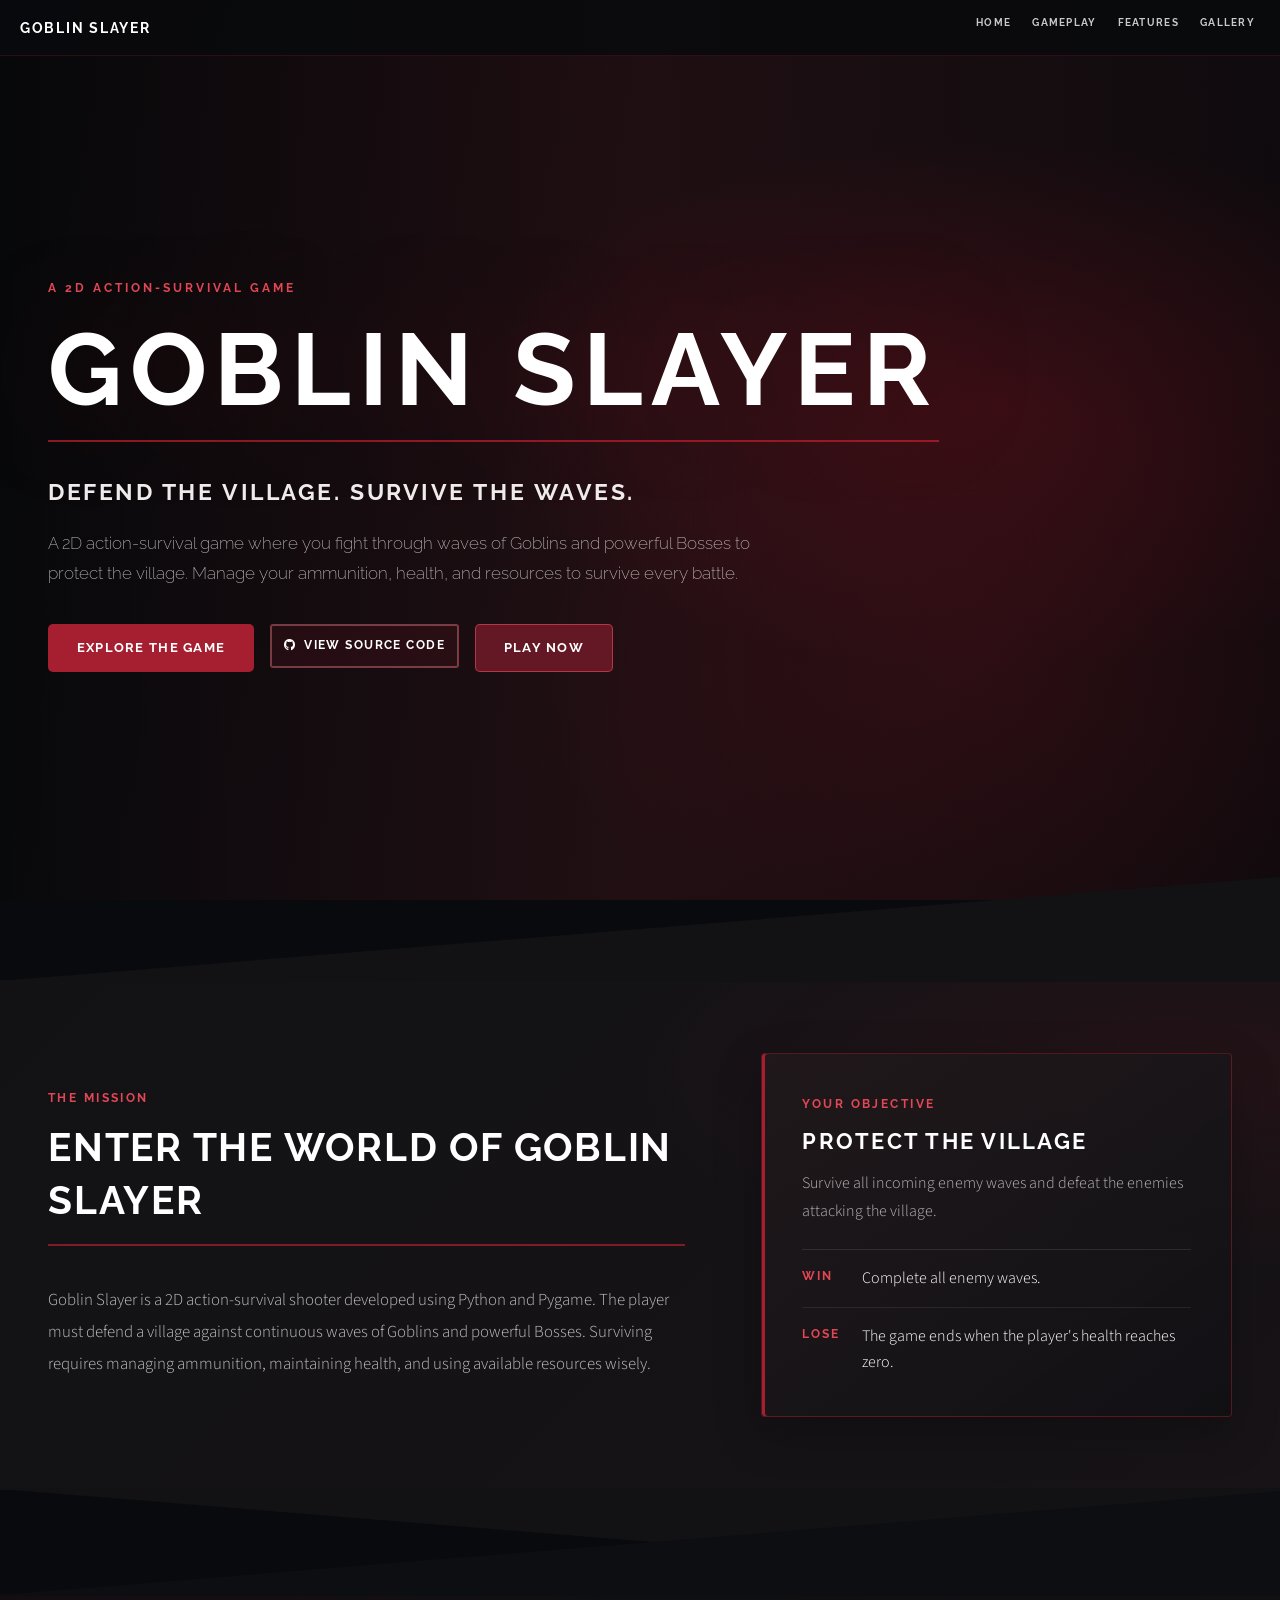
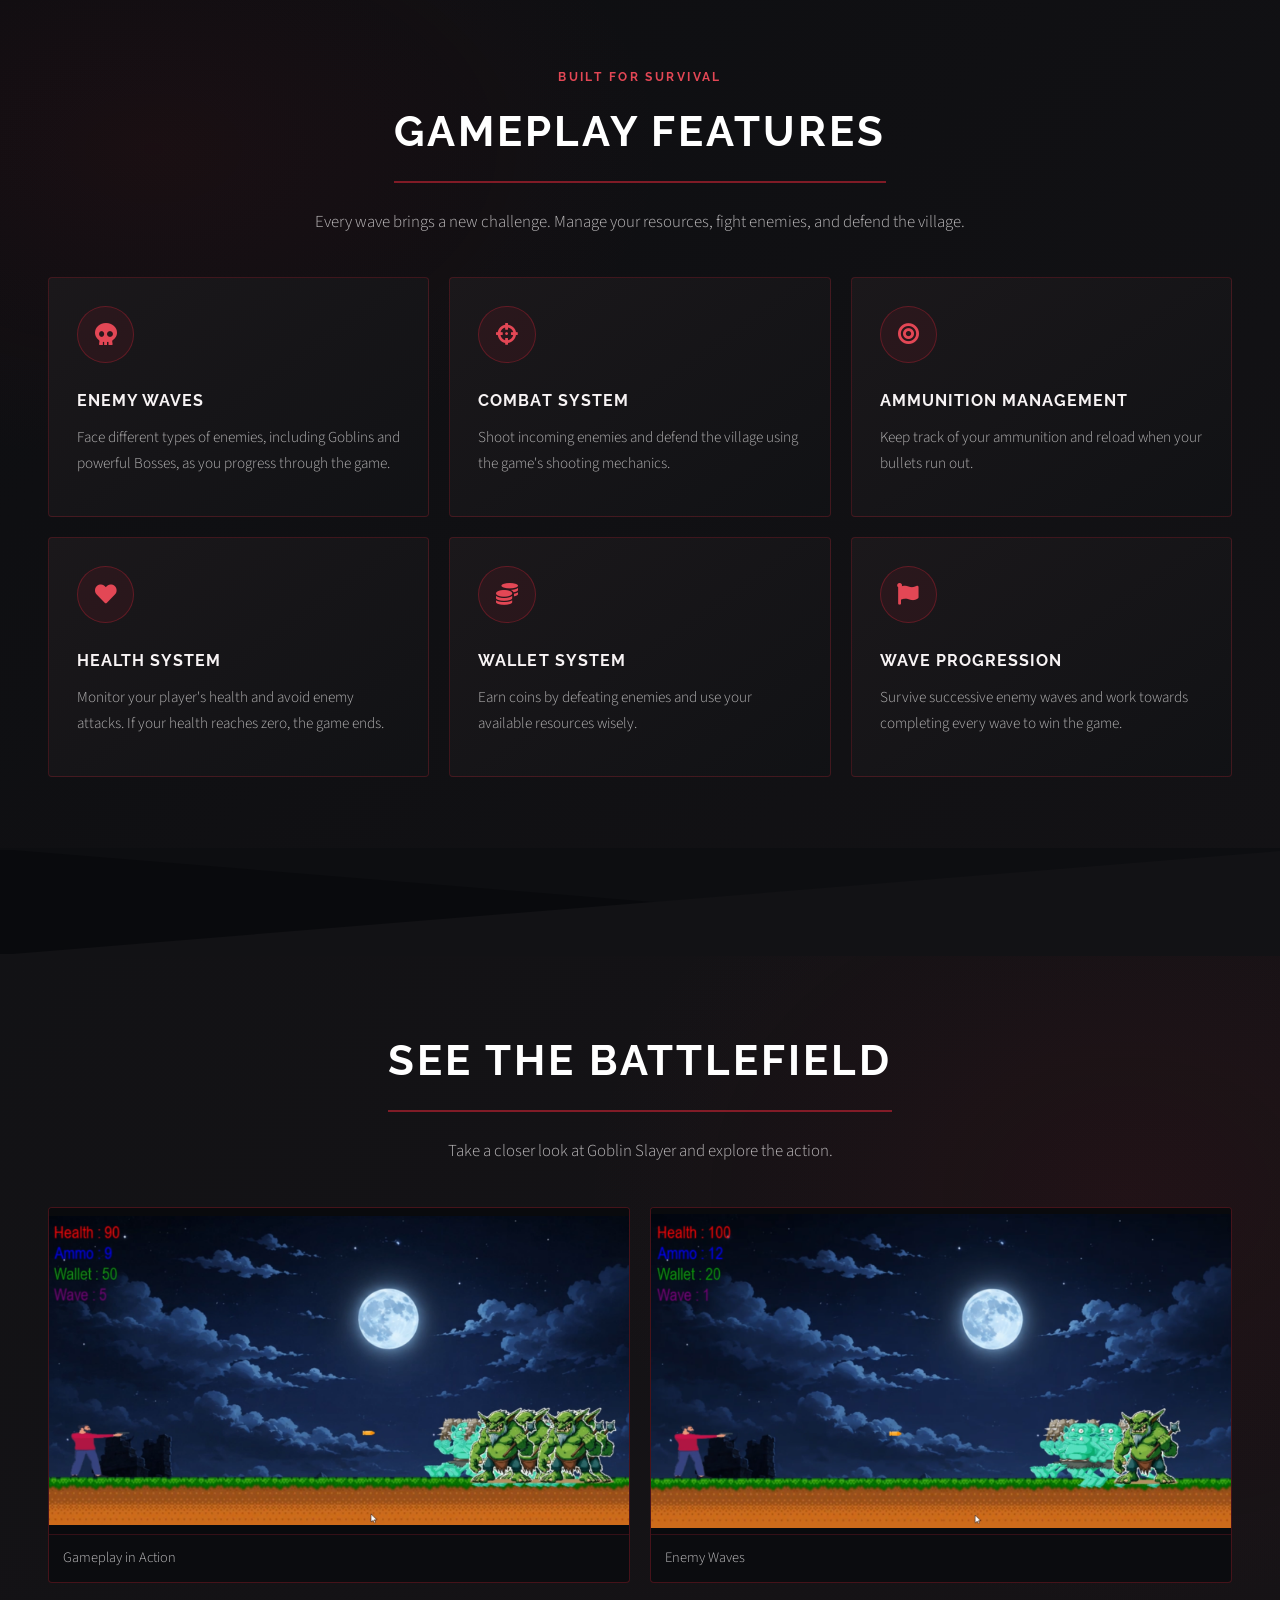
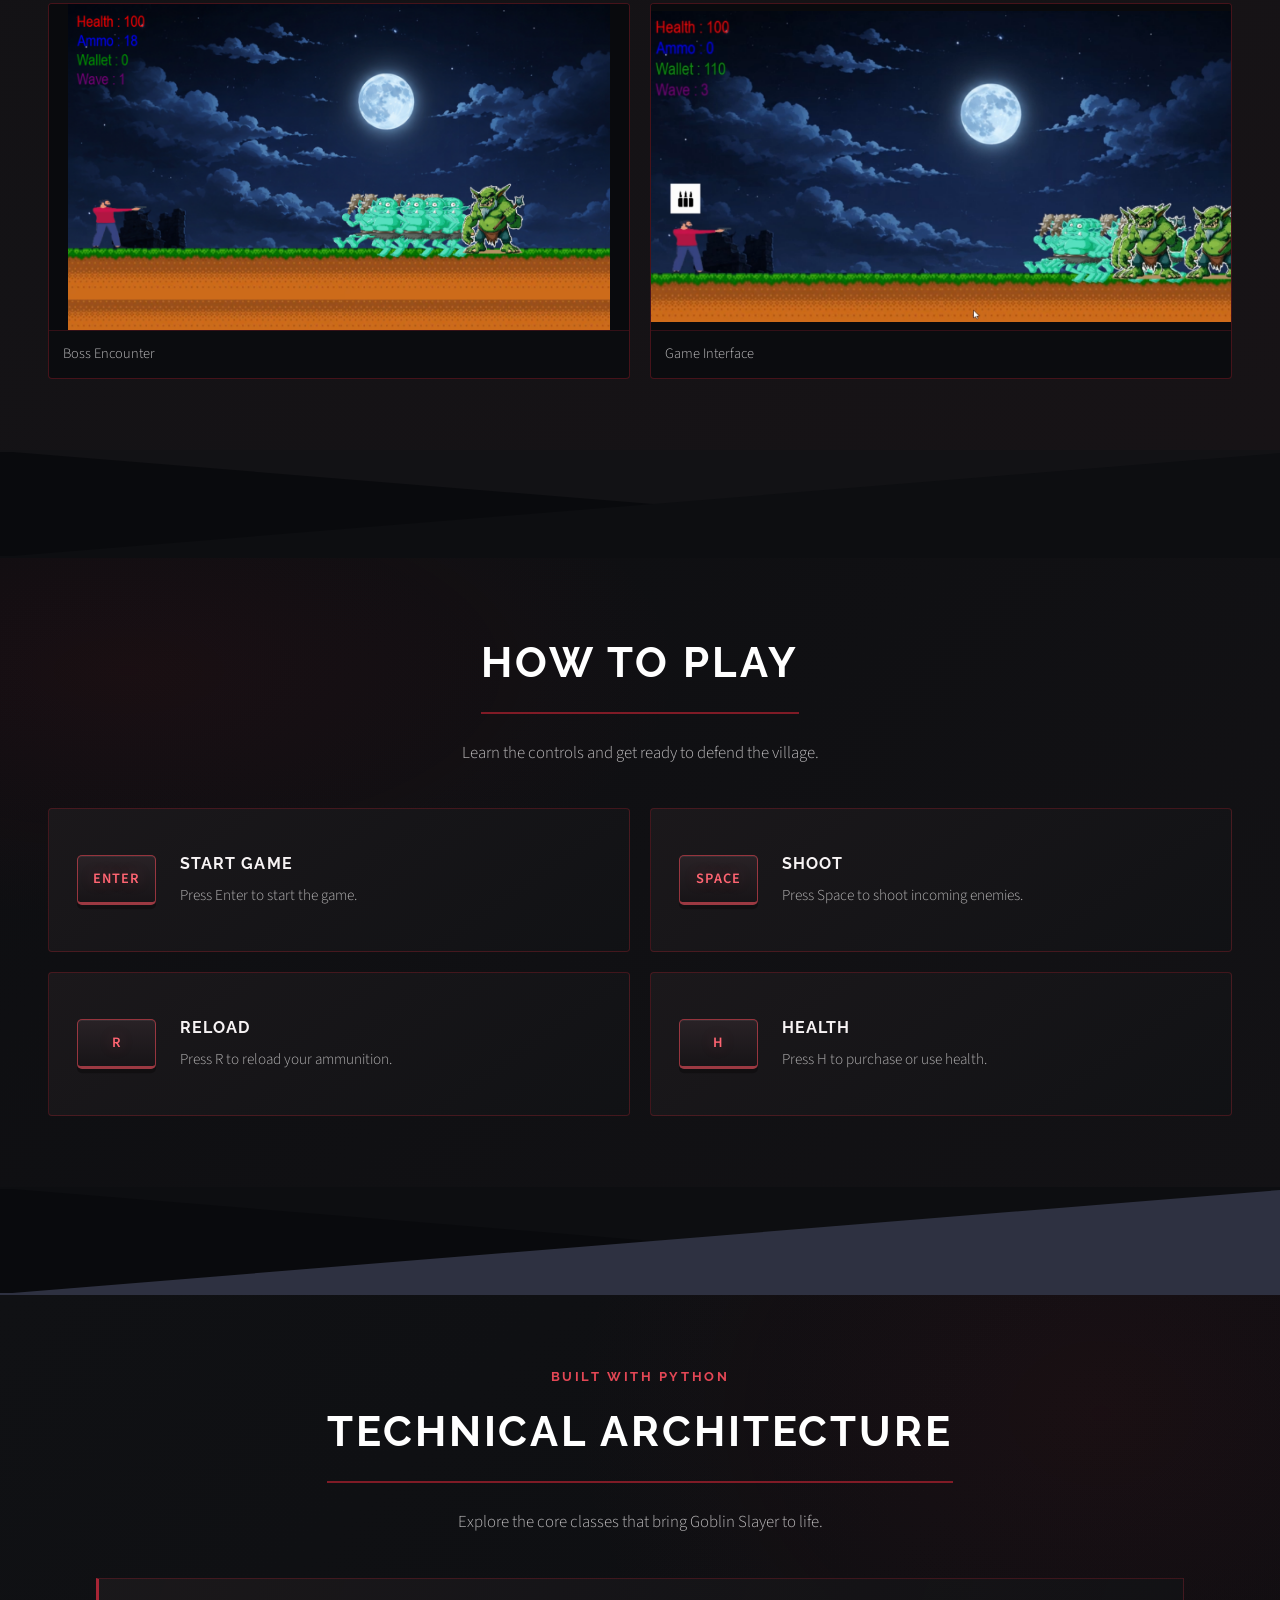
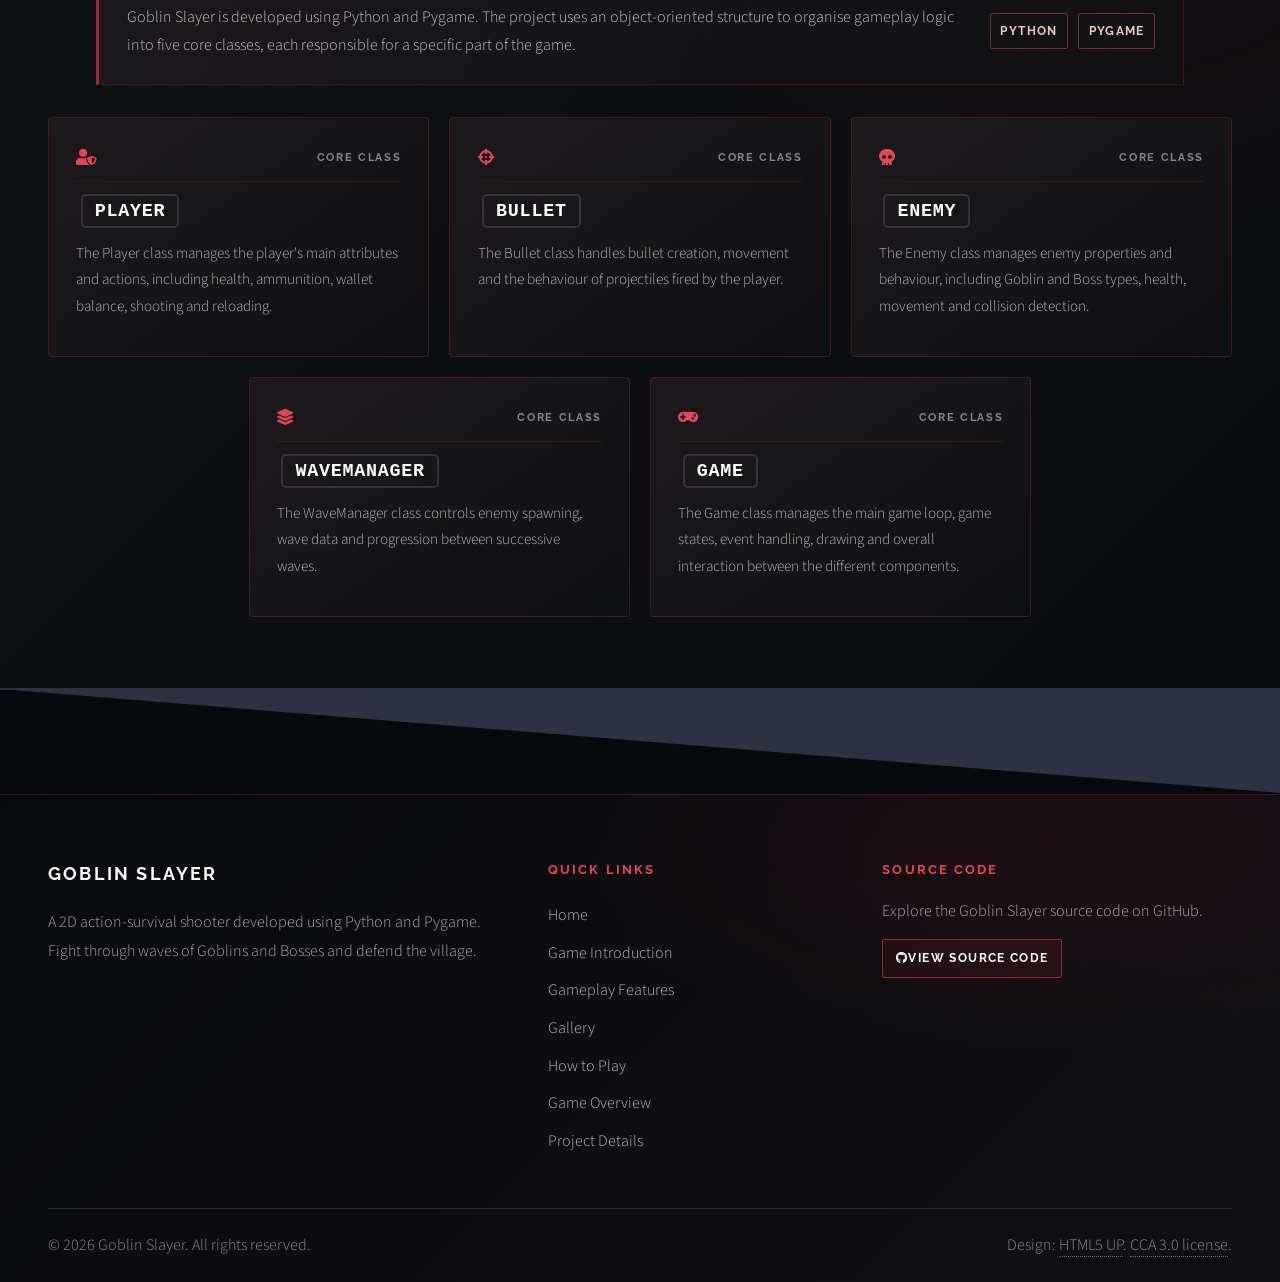
<file: index.html>
<!DOCTYPE HTML>
<!--
	Solid State by HTML5 UP
	html5up.net | @ajlkn
	Free for personal and commercial use under the CCA 3.0 license (html5up.net/license)
-->
<html>
	<head>
		<title>Goblin Slayer | 2D Action-Survival Game</title>
		<meta charset="utf-8" />
		<meta name="description" content="Discover Goblin Slayer, a Python and Pygame action-survival game. Defend the village through enemy waves, manage resources, and explore gameplay screenshots and project details." />
		<meta name="viewport" content="width=device-width, initial-scale=1" />
		<link rel="stylesheet" href="assets/css/main.css" />
		<noscript><link rel="stylesheet" href="assets/css/noscript.css" /></noscript>
	</head>
	<body class="is-preload homepage">

		<!-- Page Wrapper -->
			<div id="page-wrapper">

				<!-- Header -->
					<header id="header">
						<h1><a href="#banner">GOBLIN SLAYER</a></h1>
						<nav aria-label="Main navigation">
							<ul class="primary-links">
								<li><a href="#banner">HOME</a></li>
								<li><a href="#gameplay">GAMEPLAY</a></li>
								<li><a href="#features">FEATURES</a></li>
								<li><a href="#gallery">GALLERY</a></li>
							</ul>
							<a class="menu-toggle" href="#menu" aria-label="Open navigation menu">Menu</a>
						</nav>
					</header>

				<!-- Menu -->
					<nav id="menu">
						<div class="inner">
							<h2>GOBLIN SLAYER</h2>
							<ul class="links">
								<li><a href="#banner">HOME</a></li>
								<li><a href="#gameplay">GAMEPLAY</a></li>
								<li><a href="#features">FEATURES</a></li>
								<li><a href="#gallery">GALLERY</a></li>
								<li><a href="generic.html#overview-top">GAME OVERVIEW</a></li>
								<li><a href="elements.html#project-top">PROJECT DETAILS</a></li>
							</ul>
							<a href="#banner" class="close">Close</a>
						</div>
					</nav>

				<!-- Banner -->
					<section id="banner">
						<div class="inner">
							<p class="hero-eyebrow">A 2D ACTION-SURVIVAL GAME</p>
							<h2>GOBLIN SLAYER</h2>
							<h3 class="hero-tagline">DEFEND THE VILLAGE. SURVIVE THE WAVES.</h3>
							<p class="hero-description">A 2D action-survival game where you fight through waves of Goblins and powerful Bosses to protect the village. Manage your ammunition, health, and resources to survive every battle.</p>
							<ul class="actions hero-actions">
								<li><a href="#one" class="button primary">EXPLORE THE GAME</a></li>
								<li><a href="https://github.com/himanshuhktn01-netizen/Goblin-Slayer__Pygame" class="button github-link" target="_blank" rel="noopener noreferrer"><span class="icon brands fa-github" aria-hidden="true"></span>VIEW SOURCE CODE</a></li>
								<li><a href="https://thriving-crisp-74a46a.netlify.app" class="button play-now-button" target="_blank" rel="noopener noreferrer">PLAY NOW</a></li>
							</ul>
						</div>
					</section>

				<!-- Wrapper -->
					<section id="wrapper">

						<!-- Game introduction -->
							<section id="one" class="wrapper game-intro-section">
								<div class="inner">
									<div class="game-intro-copy">
										<p class="section-kicker">THE MISSION</p>
										<h2 class="major">ENTER THE WORLD OF GOBLIN SLAYER</h2>
										<p>Goblin Slayer is a 2D action-survival shooter developed using Python and Pygame. The player must defend a village against continuous waves of Goblins and powerful Bosses. Surviving requires managing ammunition, maintaining health, and using available resources wisely.</p>
									</div>
									<aside class="objective-panel" aria-labelledby="objective-title">
										<p class="objective-kicker">YOUR OBJECTIVE</p>
										<h3 id="objective-title">Protect the village</h3>
										<p>Survive all incoming enemy waves and defeat the enemies attacking the village.</p>
										<ul class="objective-results">
											<li>
												<span class="result-label">WIN</span>
												<span>Complete all enemy waves.</span>
											</li>
											<li>
												<span class="result-label">LOSE</span>
												<span>The game ends when the player's health reaches zero.</span>
											</li>
										</ul>
									</aside>
								</div>
							</section>

						<!-- Gameplay features -->
							<section id="two" class="wrapper gameplay-feature-section">
								<div class="inner">
									<header id="features" class="gameplay-feature-header">
										<p class="section-kicker">BUILT FOR SURVIVAL</p>
										<h2 class="major">GAMEPLAY FEATURES</h2>
										<p>Every wave brings a new challenge. Manage your resources, fight enemies, and defend the village.</p>
									</header>
									<section class="features gameplay-feature-grid" aria-label="Gameplay features">
										<article class="feature-card">
											<span class="feature-icon icon solid fa-skull" aria-hidden="true"></span>
											<h3>ENEMY WAVES</h3>
											<p>Face different types of enemies, including Goblins and powerful Bosses, as you progress through the game.</p>
										</article>
										<article class="feature-card">
											<span class="feature-icon icon solid fa-crosshairs" aria-hidden="true"></span>
											<h3>COMBAT SYSTEM</h3>
											<p>Shoot incoming enemies and defend the village using the game's shooting mechanics.</p>
										</article>
										<article class="feature-card">
											<span class="feature-icon icon solid fa-bullseye" aria-hidden="true"></span>
											<h3>AMMUNITION MANAGEMENT</h3>
											<p>Keep track of your ammunition and reload when your bullets run out.</p>
										</article>
										<article class="feature-card">
											<span class="feature-icon icon solid fa-heart" aria-hidden="true"></span>
											<h3>HEALTH SYSTEM</h3>
											<p>Monitor your player's health and avoid enemy attacks. If your health reaches zero, the game ends.</p>
										</article>
										<article class="feature-card">
											<span class="feature-icon icon solid fa-coins" aria-hidden="true"></span>
											<h3>WALLET SYSTEM</h3>
											<p>Earn coins by defeating enemies and use your available resources wisely.</p>
										</article>
										<article class="feature-card">
											<span class="feature-icon icon solid fa-flag" aria-hidden="true"></span>
											<h3>WAVE PROGRESSION</h3>
											<p>Survive successive enemy waves and work towards completing every wave to win the game.</p>
										</article>
									</section>
								</div>
							</section>

						<!-- Game gallery -->
							<section id="gallery" class="wrapper game-gallery-section">
								<div class="inner">
									<header class="game-gallery-header">
										<h2 class="major">SEE THE BATTLEFIELD</h2>
										<p>Take a closer look at Goblin Slayer and explore the action.</p>
									</header>
									<div class="game-gallery-grid" aria-label="Game screenshot gallery">
										<figure class="gallery-item">
											<a class="gallery-image-link" href="images/Gameplay%20in%20Action.png" target="_blank" rel="noopener" aria-label="Open Gameplay in Action screenshot at full size">
												<img src="images/Gameplay%20in%20Action.png" alt="The player faces a group of Goblins beneath a moonlit sky." loading="lazy" />
											</a>
											<figcaption>Gameplay in Action</figcaption>
										</figure>
										<figure class="gallery-item">
											<a class="gallery-image-link" href="images/Enemy%20Waves.png" target="_blank" rel="noopener" aria-label="Open Enemy Waves screenshot at full size">
												<img src="images/Enemy%20Waves.png" alt="A group of Goblins and a Boss approach the player during a wave." loading="lazy" />
											</a>
											<figcaption>Enemy Waves</figcaption>
										</figure>
										<figure class="gallery-item">
											<a class="gallery-image-link" href="images/Boss%20Encounter.png" target="_blank" rel="noopener" aria-label="Open Boss Encounter screenshot at full size">
												<img src="images/Boss%20Encounter.png" alt="A Boss and several Goblins approach the player during wave one." loading="lazy" />
											</a>
											<figcaption>Boss Encounter</figcaption>
										</figure>
										<figure class="gallery-item">
											<a class="gallery-image-link" href="images/Game%20Interface.png" target="_blank" rel="noopener" aria-label="Open Game Interface screenshot at full size">
												<img src="images/Game%20Interface.png" alt="The game interface displays health, ammunition, wallet, and wave information." loading="lazy" />
											</a>
											<figcaption>Game Interface</figcaption>
										</figure>
									</div>
								</div>
							</section>

						<!-- How to play -->
							<section id="four" class="wrapper how-to-play-section">
								<div class="inner">
									<header id="gameplay" class="controls-header">
										<h2 class="major">HOW TO PLAY</h2>
										<p>Learn the controls and get ready to defend the village.</p>
									</header>
									<div class="controls-grid">
										<article class="control-card">
											<kbd class="control-key">ENTER</kbd>
											<div class="control-description">
												<h3>START GAME</h3>
												<p>Press Enter to start the game.</p>
											</div>
										</article>
										<article class="control-card">
											<kbd class="control-key">SPACE</kbd>
											<div class="control-description">
												<h3>SHOOT</h3>
												<p>Press Space to shoot incoming enemies.</p>
											</div>
										</article>
										<article class="control-card">
											<kbd class="control-key">R</kbd>
											<div class="control-description">
												<h3>RELOAD</h3>
												<p>Press R to reload your ammunition.</p>
											</div>
										</article>
										<article class="control-card">
											<kbd class="control-key">H</kbd>
											<div class="control-description">
												<h3>HEALTH</h3>
												<p>Press H to purchase or use health.</p>
											</div>
										</article>
									</div>
								</div>
							</section>

						<!-- Technical architecture -->
							<section id="architecture" class="wrapper technical-architecture-section">
								<div class="inner">
									<header class="technical-architecture-header">
										<p class="section-kicker">BUILT WITH PYTHON</p>
										<h2 class="major">TECHNICAL ARCHITECTURE</h2>
										<p>Explore the core classes that bring Goblin Slayer to life.</p>
									</header>
									<div class="technical-introduction">
										<p>Goblin Slayer is developed using Python and Pygame. The project uses an object-oriented structure to organise gameplay logic into five core classes, each responsible for a specific part of the game.</p>
										<ul class="technology-labels" aria-label="Technologies">
											<li>PYTHON</li>
											<li>PYGAME</li>
										</ul>
									</div>
									<div class="technical-class-grid" aria-label="Core game classes">
										<article class="technical-class-card">
											<div class="technical-card-meta">
												<span class="technical-class-icon icon solid fa-user-shield" aria-hidden="true"></span>
												<span>CORE CLASS</span>
											</div>
											<h3><code>Player</code></h3>
											<p>The Player class manages the player's main attributes and actions, including health, ammunition, wallet balance, shooting and reloading.</p>
										</article>
										<article class="technical-class-card">
											<div class="technical-card-meta">
												<span class="technical-class-icon icon solid fa-crosshairs" aria-hidden="true"></span>
												<span>CORE CLASS</span>
											</div>
											<h3><code>Bullet</code></h3>
											<p>The Bullet class handles bullet creation, movement and the behaviour of projectiles fired by the player.</p>
										</article>
										<article class="technical-class-card">
											<div class="technical-card-meta">
												<span class="technical-class-icon icon solid fa-skull" aria-hidden="true"></span>
												<span>CORE CLASS</span>
											</div>
											<h3><code>Enemy</code></h3>
											<p>The Enemy class manages enemy properties and behaviour, including Goblin and Boss types, health, movement and collision detection.</p>
										</article>
										<article class="technical-class-card">
											<div class="technical-card-meta">
												<span class="technical-class-icon icon solid fa-layer-group" aria-hidden="true"></span>
												<span>CORE CLASS</span>
											</div>
											<h3><code>WaveManager</code></h3>
											<p>The WaveManager class controls enemy spawning, wave data and progression between successive waves.</p>
										</article>
										<article class="technical-class-card">
											<div class="technical-card-meta">
												<span class="technical-class-icon icon solid fa-gamepad" aria-hidden="true"></span>
												<span>CORE CLASS</span>
											</div>
											<h3><code>Game</code></h3>
											<p>The Game class manages the main game loop, game states, event handling, drawing and overall interaction between the different components.</p>
										</article>
									</div>
								</div>
							</section>

					</section>

				<!-- Footer -->
					<footer id="footer" class="site-footer">
						<div class="inner">
							<div class="footer-brand">
								<h2>GOBLIN SLAYER</h2>
								<p>A 2D action-survival shooter developed using Python and Pygame. Fight through waves of Goblins and Bosses and defend the village.</p>
							</div>
							<nav class="footer-navigation" aria-label="Footer navigation">
								<h3>QUICK LINKS</h3>
								<ul>
									<li><a href="#banner">Home</a></li>
									<li><a href="#one">Game Introduction</a></li>
									<li><a href="#features">Gameplay Features</a></li>
									<li><a href="#gallery">Gallery</a></li>
									<li><a href="#gameplay">How to Play</a></li>
									<li><a href="generic.html#overview-top">Game Overview</a></li>
									<li><a href="elements.html#project-top">Project Details</a></li>
								</ul>
							</nav>
							<div id="source-code" class="footer-source">
								<h3>SOURCE CODE</h3>
								<p>Explore the Goblin Slayer source code on GitHub.</p>
								<a class="source-code-link github-link" href="https://github.com/himanshuhktn01-netizen/Goblin-Slayer__Pygame" target="_blank" rel="noopener noreferrer"><span class="icon brands fa-github" aria-hidden="true"></span>VIEW SOURCE CODE</a>
							</div>
							<div class="footer-bottom">
								<p>&copy; 2026 Goblin Slayer. All rights reserved.</p>
								<p>Design: <a href="https://html5up.net">HTML5 UP</a>. <a href="https://html5up.net/license">CCA 3.0 license</a>.</p>
							</div>
						</div>
					</footer>

			</div>

		<!-- Scripts -->
			<script src="assets/js/jquery.min.js"></script>
			<script src="assets/js/jquery.scrollex.min.js"></script>
			<script src="assets/js/browser.min.js"></script>
			<script src="assets/js/breakpoints.min.js"></script>
			<script src="assets/js/util.js"></script>
			<script src="assets/js/main.js"></script>

	</body>
</html>
</file>
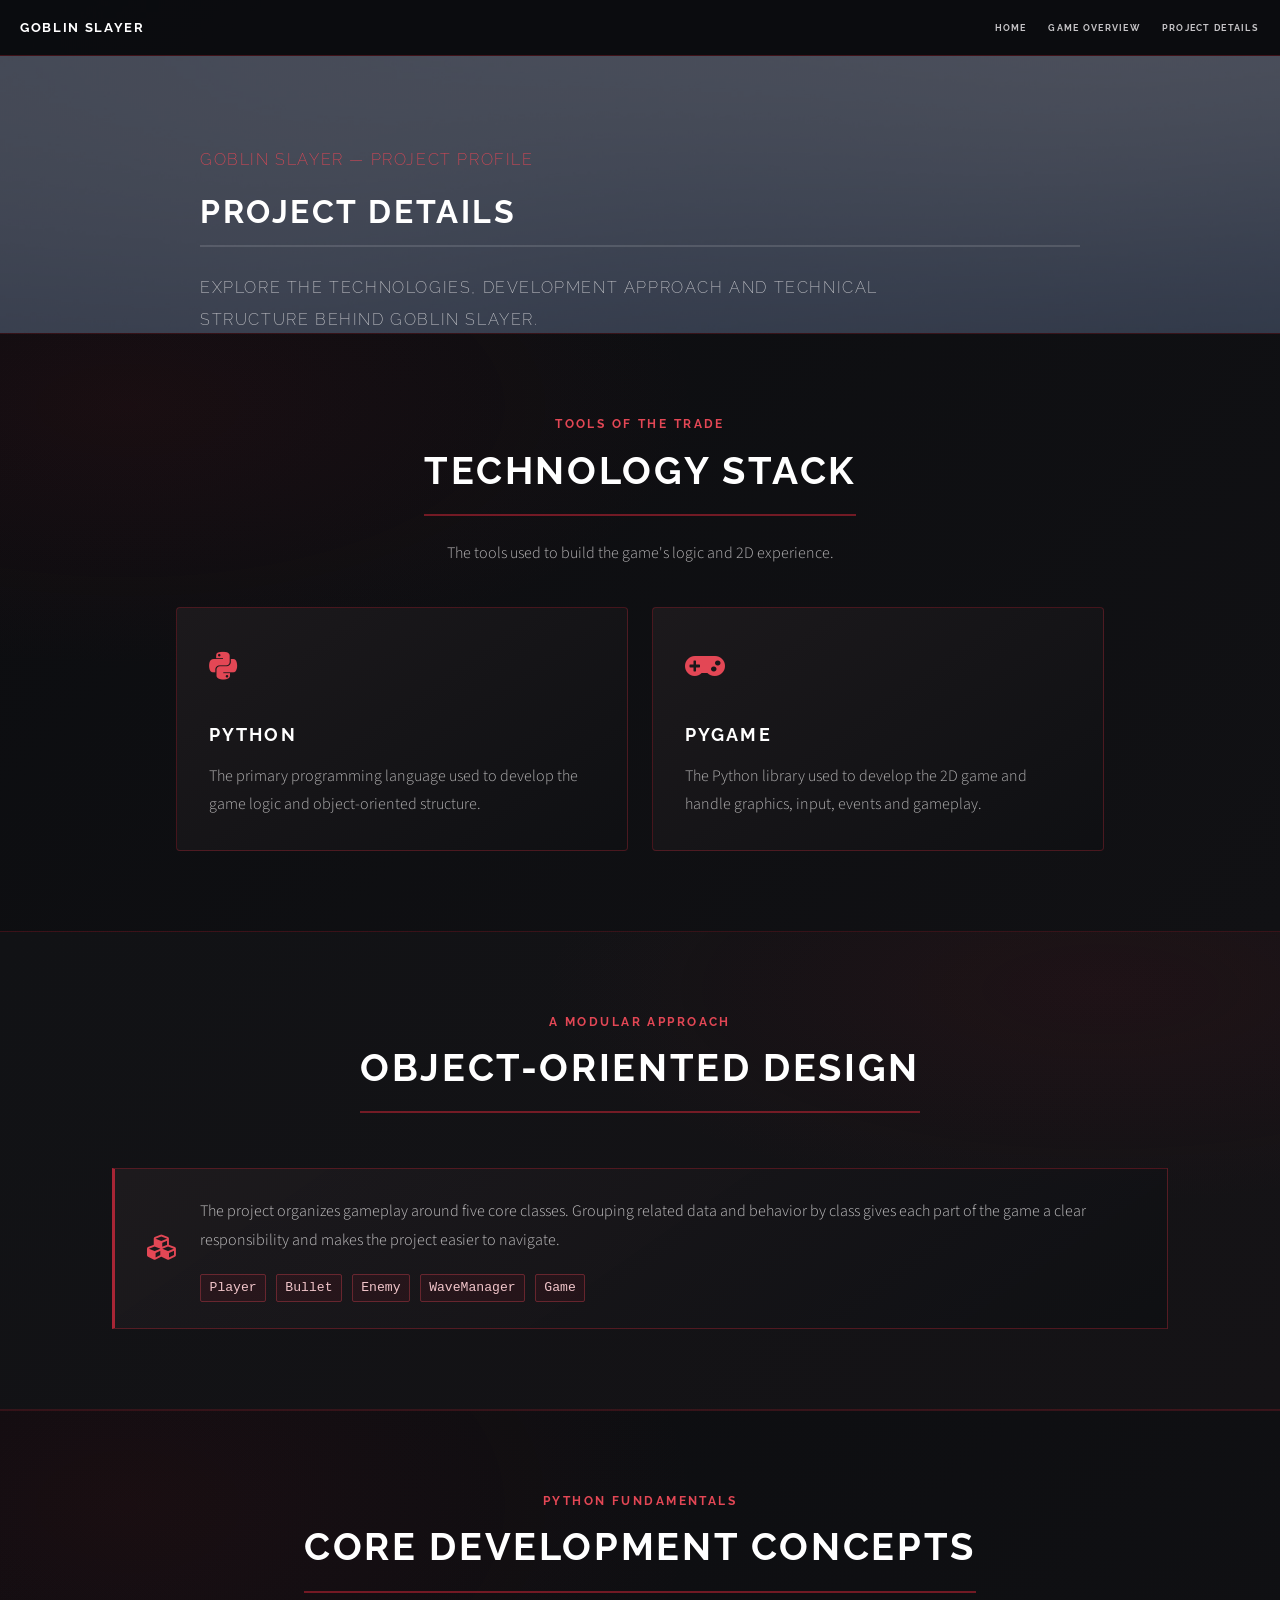
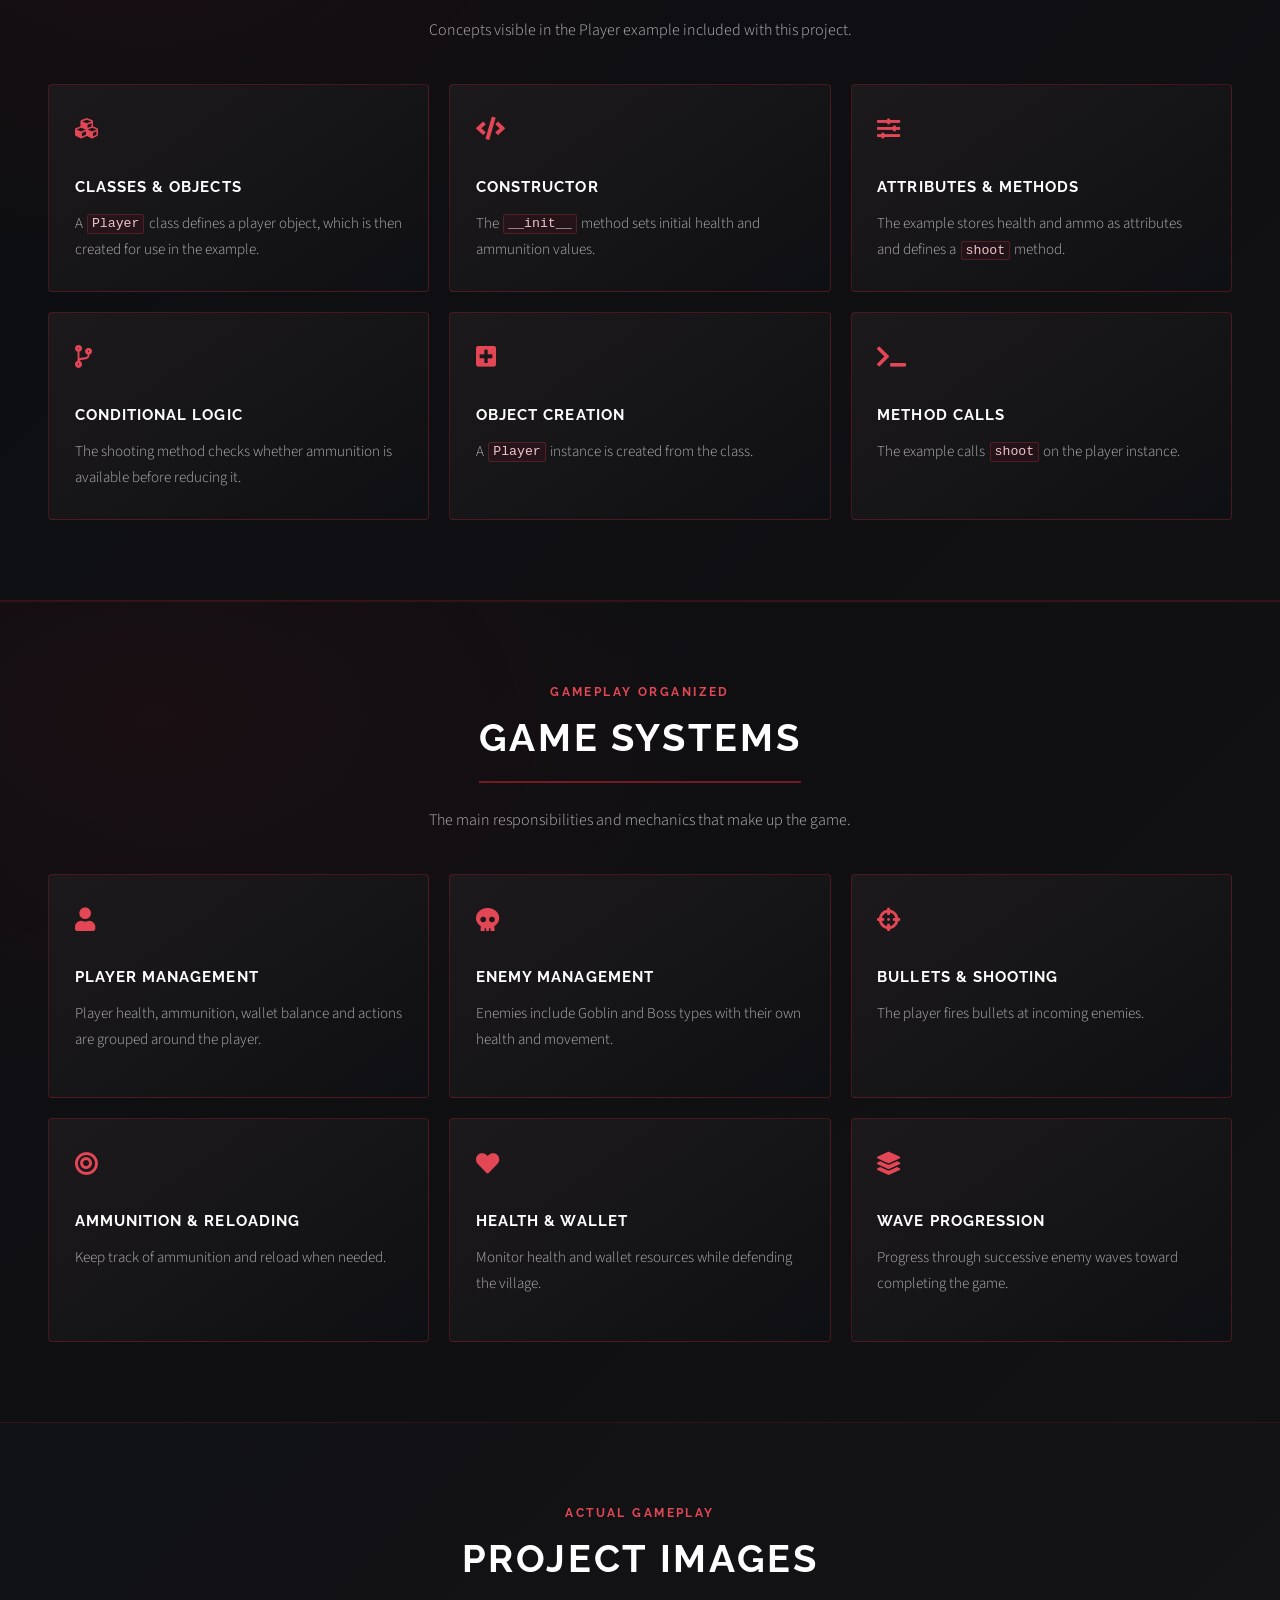
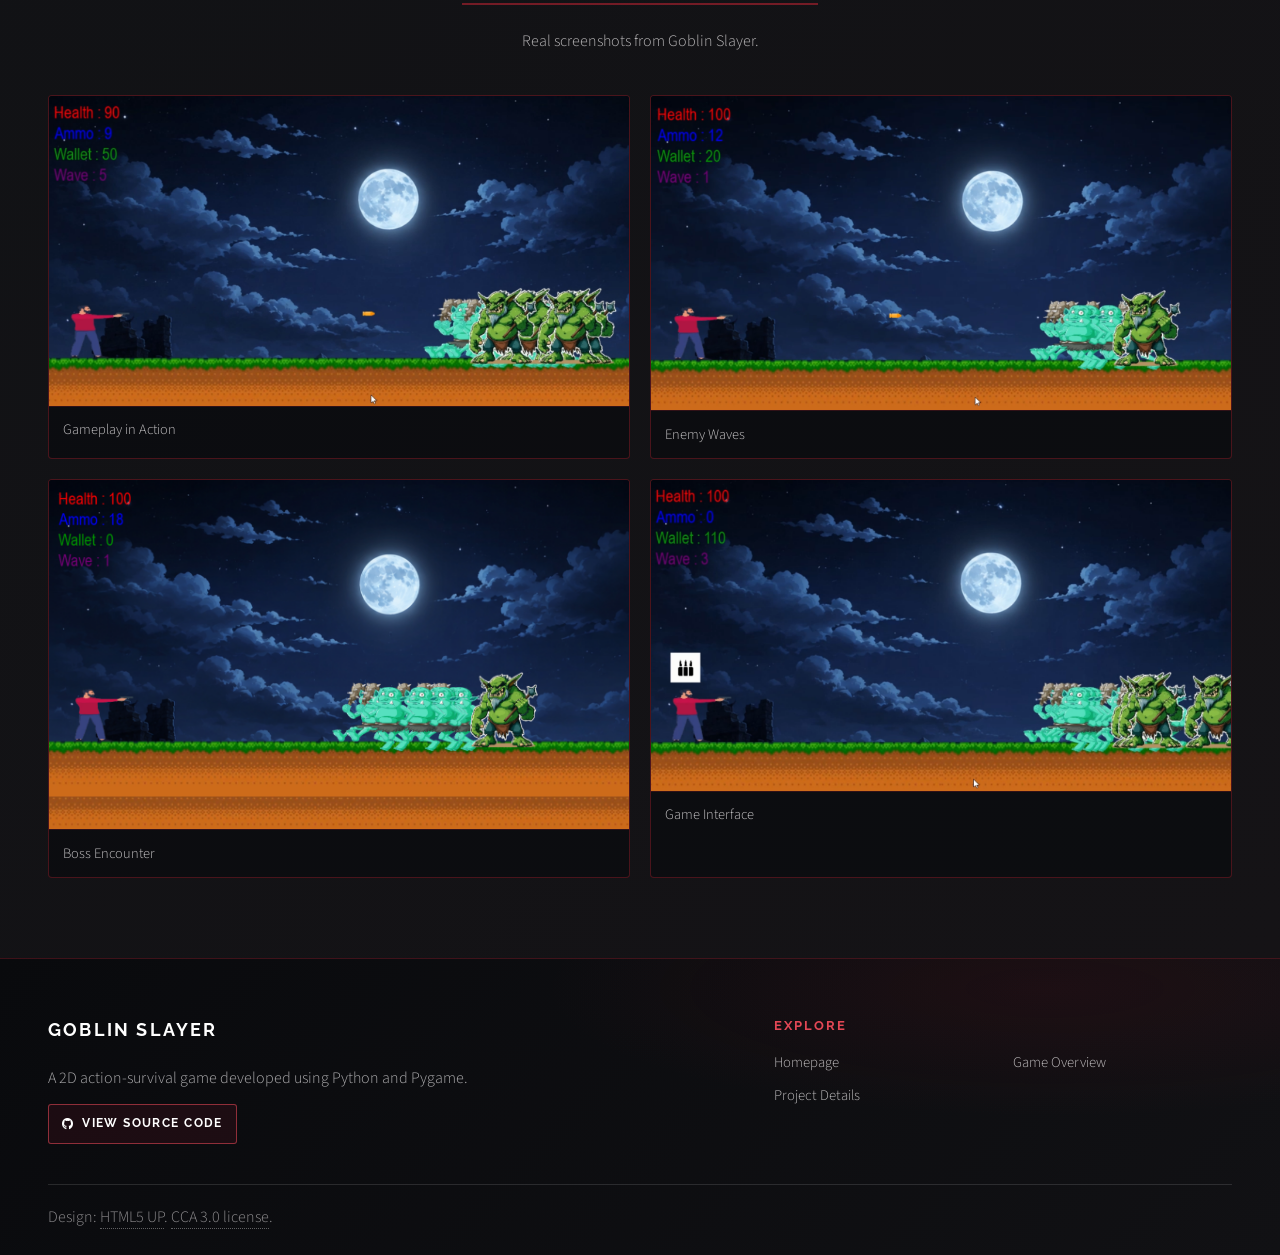
<file: elements.html>
<!DOCTYPE HTML>
<!--
	Solid State by HTML5 UP
	html5up.net | @ajlkn
	Free for personal and commercial use under the CCA 3.0 license (html5up.net/license)
-->
<html>
	<head>
		<title>Goblin Slayer | Project Details</title>
		<meta charset="utf-8" />
		<meta name="description" content="Explore the Python and Pygame technology stack, object-oriented design, gameplay systems, and project screenshots for Goblin Slayer." />
		<meta name="viewport" content="width=device-width, initial-scale=1" />
		<link rel="stylesheet" href="assets/css/main.css" />
		<noscript><link rel="stylesheet" href="assets/css/noscript.css" /></noscript>
	</head>
	<body class="is-preload game-overview project-details-page">
		<div id="page-wrapper">
			<header id="header">
				<h1><a href="index.html">GOBLIN SLAYER</a></h1>
				<nav aria-label="Main navigation">
					<ul class="overview-primary-links">
						<li><a href="index.html#banner">HOME</a></li>
						<li><a href="generic.html#overview-top">GAME OVERVIEW</a></li>
						<li><a href="#project-top">PROJECT DETAILS</a></li>
					</ul>
					<a class="overview-menu-toggle" href="#menu" aria-label="Open navigation menu">Menu</a>
				</nav>
			</header>

			<nav id="menu" aria-label="Mobile navigation">
				<div class="inner">
					<h2>GOBLIN SLAYER</h2>
					<ul class="links">
						<li><a href="index.html#banner">HOME</a></li>
						<li><a href="generic.html#overview-top">GAME OVERVIEW</a></li>
						<li><a href="#project-top">PROJECT DETAILS</a></li>
					</ul>
					<a href="#project-top" class="close">Close</a>
				</div>
			</nav>

			<main id="wrapper" class="overview-page">
				<header id="project-top" class="overview-hero">
					<div class="inner">
						<p class="overview-kicker">GOBLIN SLAYER — PROJECT PROFILE</p>
						<h2>PROJECT DETAILS</h2>
						<p>Explore the technologies, development approach and technical structure behind Goblin Slayer.</p>
					</div>
				</header>

				<section id="technology-stack" class="overview-section overview-mechanics-section project-section">
					<div class="inner">
						<header class="overview-section-header">
							<p class="overview-kicker">TOOLS OF THE TRADE</p>
							<h2 class="major">TECHNOLOGY STACK</h2>
							<p>The tools used to build the game's logic and 2D experience.</p>
						</header>
						<div class="technology-grid">
							<article class="mechanic-card technology-card">
								<span class="mechanic-icon icon brands fa-python" aria-hidden="true"></span>
								<h3>PYTHON</h3>
								<p>The primary programming language used to develop the game logic and object-oriented structure.</p>
							</article>
							<article class="mechanic-card technology-card">
								<span class="mechanic-icon icon solid fa-gamepad" aria-hidden="true"></span>
								<h3>PYGAME</h3>
								<p>The Python library used to develop the 2D game and handle graphics, input, events and gameplay.</p>
							</article>
						</div>
					</div>
				</section>

				<section id="object-oriented-design" class="overview-section project-oop-section">
					<div class="inner">
						<header class="overview-section-header">
							<p class="overview-kicker">A MODULAR APPROACH</p>
							<h2 class="major">OBJECT-ORIENTED DESIGN</h2>
						</header>
						<div class="oop-summary-panel">
							<span class="oop-summary-icon icon solid fa-cubes" aria-hidden="true"></span>
							<p>The project organizes gameplay around five core classes. Grouping related data and behavior by class gives each part of the game a clear responsibility and makes the project easier to navigate.</p>
							<ul class="class-name-list" aria-label="Five core classes">
								<li><code>Player</code></li>
								<li><code>Bullet</code></li>
								<li><code>Enemy</code></li>
								<li><code>WaveManager</code></li>
								<li><code>Game</code></li>
							</ul>
						</div>
					</div>
				</section>

				<section id="development-concepts" class="overview-section overview-mechanics-section project-section">
					<div class="inner">
						<header class="overview-section-header">
							<p class="overview-kicker">PYTHON FUNDAMENTALS</p>
							<h2 class="major">CORE DEVELOPMENT CONCEPTS</h2>
							<p>Concepts visible in the Player example included with this project.</p>
						</header>
						<div class="mechanics-grid concept-grid">
							<article class="mechanic-card">
								<span class="mechanic-icon icon solid fa-cubes" aria-hidden="true"></span>
								<h3>CLASSES &amp; OBJECTS</h3>
								<p>A <code>Player</code> class defines a player object, which is then created for use in the example.</p>
							</article>
							<article class="mechanic-card">
								<span class="mechanic-icon icon solid fa-code" aria-hidden="true"></span>
								<h3>CONSTRUCTOR</h3>
								<p>The <code>__init__</code> method sets initial health and ammunition values.</p>
							</article>
							<article class="mechanic-card">
								<span class="mechanic-icon icon solid fa-sliders-h" aria-hidden="true"></span>
								<h3>ATTRIBUTES &amp; METHODS</h3>
								<p>The example stores health and ammo as attributes and defines a <code>shoot</code> method.</p>
							</article>
							<article class="mechanic-card">
								<span class="mechanic-icon icon solid fa-code-branch" aria-hidden="true"></span>
								<h3>CONDITIONAL LOGIC</h3>
								<p>The shooting method checks whether ammunition is available before reducing it.</p>
							</article>
							<article class="mechanic-card">
								<span class="mechanic-icon icon solid fa-plus-square" aria-hidden="true"></span>
								<h3>OBJECT CREATION</h3>
								<p>A <code>Player</code> instance is created from the class.</p>
							</article>
							<article class="mechanic-card">
								<span class="mechanic-icon icon solid fa-terminal" aria-hidden="true"></span>
								<h3>METHOD CALLS</h3>
								<p>The example calls <code>shoot</code> on the player instance.</p>
							</article>
						</div>
					</div>
				</section>

				<section id="game-systems" class="overview-section project-systems-section">
					<div class="inner">
						<header class="overview-section-header">
							<p class="overview-kicker">GAMEPLAY ORGANIZED</p>
							<h2 class="major">GAME SYSTEMS</h2>
							<p>The main responsibilities and mechanics that make up the game.</p>
						</header>
						<div class="mechanics-grid system-grid">
							<article class="mechanic-card">
								<span class="mechanic-icon icon solid fa-user" aria-hidden="true"></span>
								<h3>PLAYER MANAGEMENT</h3>
								<p>Player health, ammunition, wallet balance and actions are grouped around the player.</p>
							</article>
							<article class="mechanic-card">
								<span class="mechanic-icon icon solid fa-skull" aria-hidden="true"></span>
								<h3>ENEMY MANAGEMENT</h3>
								<p>Enemies include Goblin and Boss types with their own health and movement.</p>
							</article>
							<article class="mechanic-card">
								<span class="mechanic-icon icon solid fa-crosshairs" aria-hidden="true"></span>
								<h3>BULLETS &amp; SHOOTING</h3>
								<p>The player fires bullets at incoming enemies.</p>
							</article>
							<article class="mechanic-card">
								<span class="mechanic-icon icon solid fa-bullseye" aria-hidden="true"></span>
								<h3>AMMUNITION &amp; RELOADING</h3>
								<p>Keep track of ammunition and reload when needed.</p>
							</article>
							<article class="mechanic-card">
								<span class="mechanic-icon icon solid fa-heart" aria-hidden="true"></span>
								<h3>HEALTH &amp; WALLET</h3>
								<p>Monitor health and wallet resources while defending the village.</p>
							</article>
							<article class="mechanic-card">
								<span class="mechanic-icon icon solid fa-layer-group" aria-hidden="true"></span>
								<h3>WAVE PROGRESSION</h3>
								<p>Progress through successive enemy waves toward completing the game.</p>
							</article>
						</div>
					</div>
				</section>

				<section id="project-images" class="overview-section overview-gallery-section">
					<div class="inner">
						<header class="overview-section-header">
							<p class="overview-kicker">ACTUAL GAMEPLAY</p>
							<h2 class="major">PROJECT IMAGES</h2>
							<p>Real screenshots from Goblin Slayer.</p>
						</header>
						<div class="overview-gallery-grid">
							<figure class="overview-image-card">
								<a href="images/Gameplay%20in%20Action.png" target="_blank" rel="noopener" aria-label="Open Gameplay in Action screenshot at full size">
									<img src="images/Gameplay%20in%20Action.png" alt="The player faces a group of Goblins beneath a moonlit sky." loading="lazy" />
								</a>
								<figcaption>Gameplay in Action</figcaption>
							</figure>
							<figure class="overview-image-card">
								<a href="images/Enemy%20Waves.png" target="_blank" rel="noopener" aria-label="Open Enemy Waves screenshot at full size">
									<img src="images/Enemy%20Waves.png" alt="Goblins and a Boss approach the player during a wave." loading="lazy" />
								</a>
								<figcaption>Enemy Waves</figcaption>
							</figure>
							<figure class="overview-image-card">
								<a href="images/Boss%20Encounter.png" target="_blank" rel="noopener" aria-label="Open Boss Encounter screenshot at full size">
									<img src="images/Boss%20Encounter.png" alt="A Boss and several Goblins approach the player." loading="lazy" />
								</a>
								<figcaption>Boss Encounter</figcaption>
							</figure>
							<figure class="overview-image-card">
								<a href="images/Game%20Interface.png" target="_blank" rel="noopener" aria-label="Open Game Interface screenshot at full size">
									<img src="images/Game%20Interface.png" alt="The game interface displays health, ammunition, wallet and wave information." loading="lazy" />
								</a>
								<figcaption>Game Interface</figcaption>
							</figure>
						</div>
					</div>
				</section>
			</main>

			<footer id="footer" class="overview-footer">
				<div class="inner">
					<div class="overview-footer-brand">
						<h2>GOBLIN SLAYER</h2>
						<p>A 2D action-survival game developed using Python and Pygame.</p>
						<a class="github-link" href="https://github.com/himanshuhktn01-netizen/Goblin-Slayer__Pygame" target="_blank" rel="noopener noreferrer"><span class="icon brands fa-github" aria-hidden="true"></span>VIEW SOURCE CODE</a>
					</div>
					<nav class="overview-footer-links" aria-label="Page navigation">
						<h3>EXPLORE</h3>
						<ul>
							<li><a href="index.html#banner">Homepage</a></li>
							<li><a href="generic.html#overview-top">Game Overview</a></li>
							<li><a href="#project-top">Project Details</a></li>
						</ul>
					</nav>
					<div class="overview-footer-bottom">
						<p>Design: <a href="https://html5up.net">HTML5 UP</a>. <a href="https://html5up.net/license">CCA 3.0 license</a>.</p>
					</div>
				</div>
			</footer>
		</div>

		<script src="assets/js/jquery.min.js"></script>
		<script src="assets/js/jquery.scrollex.min.js"></script>
		<script src="assets/js/browser.min.js"></script>
		<script src="assets/js/breakpoints.min.js"></script>
		<script src="assets/js/util.js"></script>
		<script src="assets/js/main.js"></script>
	</body>
</html>
</file>
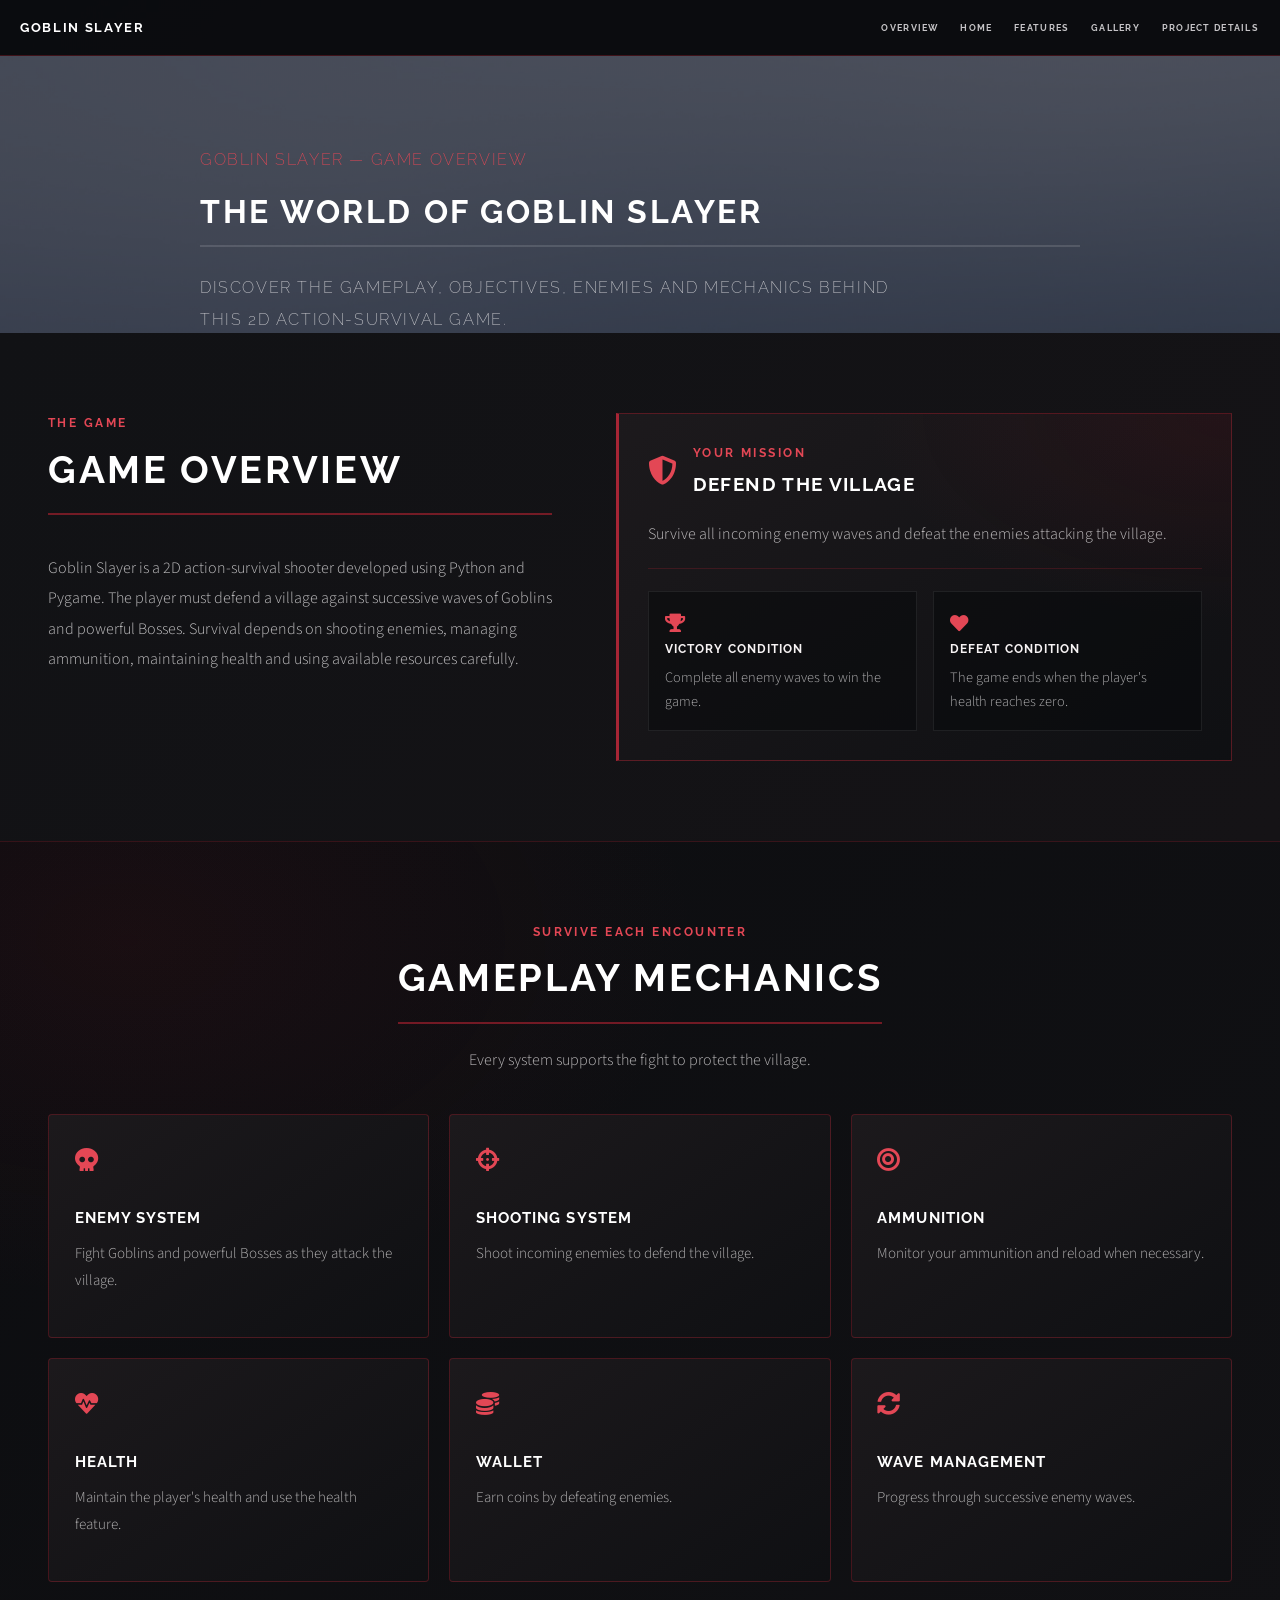
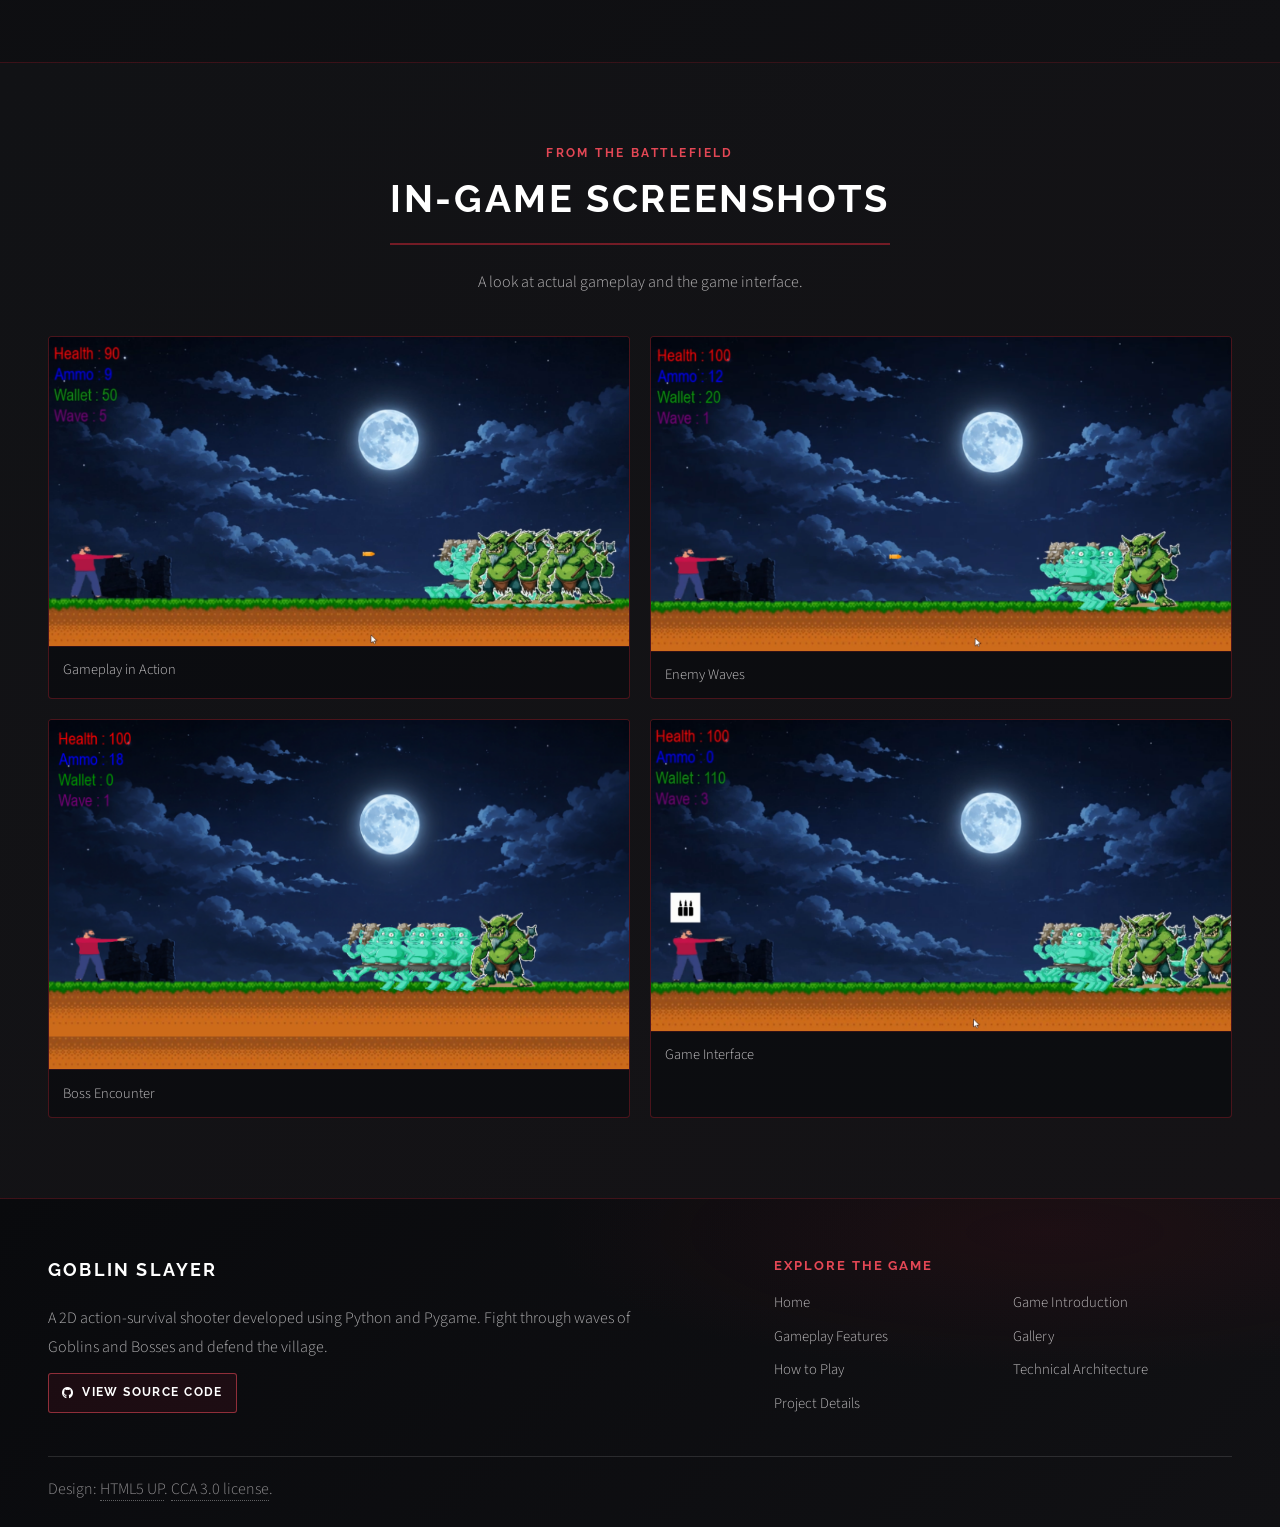
<file: generic.html>
<!DOCTYPE HTML>
<!--
	Solid State by HTML5 UP
	html5up.net | @ajlkn
	Free for personal and commercial use under the CCA 3.0 license (html5up.net/license)
-->
<html>
	<head>
		<title>Goblin Slayer | Game Overview</title>
		<meta charset="utf-8" />
		<meta name="description" content="Learn about Goblin Slayer's objectives, enemies, and gameplay mechanics in this Python and Pygame action-survival game." />
		<meta name="viewport" content="width=device-width, initial-scale=1" />
		<link rel="stylesheet" href="assets/css/main.css" />
		<noscript><link rel="stylesheet" href="assets/css/noscript.css" /></noscript>
	</head>
	<body class="is-preload game-overview">

		<div id="page-wrapper">
			<header id="header">
				<h1><a href="index.html">GOBLIN SLAYER</a></h1>
				<nav aria-label="Main navigation">
					<ul class="overview-primary-links">
						<li><a href="#overview-top">OVERVIEW</a></li>
						<li><a href="index.html#banner">HOME</a></li>
						<li><a href="index.html#features">FEATURES</a></li>
						<li><a href="index.html#gallery">GALLERY</a></li>
						<li><a href="elements.html#project-top">PROJECT DETAILS</a></li>
					</ul>
					<a class="overview-menu-toggle" href="#menu" aria-label="Open navigation menu">Menu</a>
				</nav>
			</header>

			<nav id="menu" aria-label="Mobile navigation">
				<div class="inner">
					<h2>GOBLIN SLAYER</h2>
					<ul class="links">
						<li><a href="#overview-top">GAME OVERVIEW</a></li>
						<li><a href="index.html#banner">HOME</a></li>
						<li><a href="index.html#one">GAME INTRODUCTION</a></li>
						<li><a href="index.html#features">GAMEPLAY FEATURES</a></li>
						<li><a href="index.html#gallery">GALLERY</a></li>
						<li><a href="index.html#gameplay">HOW TO PLAY</a></li>
						<li><a href="index.html#architecture">TECHNICAL ARCHITECTURE</a></li>
						<li><a href="elements.html#project-top">PROJECT DETAILS</a></li>
					</ul>
					<a href="#overview-top" class="close">Close</a>
				</div>
			</nav>

			<main id="wrapper" class="overview-page">
				<header id="overview-top" class="overview-hero">
					<div class="inner">
						<p class="overview-kicker">GOBLIN SLAYER — GAME OVERVIEW</p>
						<h2>THE WORLD OF GOBLIN SLAYER</h2>
						<p>Discover the gameplay, objectives, enemies and mechanics behind this 2D action-survival game.</p>
					</div>
				</header>

				<section id="overview-game" class="overview-section overview-game-section">
					<div class="inner">
						<div class="overview-copy">
							<p class="overview-kicker">THE GAME</p>
							<h2 class="major">GAME OVERVIEW</h2>
							<p>Goblin Slayer is a 2D action-survival shooter developed using Python and Pygame. The player must defend a village against successive waves of Goblins and powerful Bosses. Survival depends on shooting enemies, managing ammunition, maintaining health and using available resources carefully.</p>
						</div>
						<aside class="objective-panel" aria-labelledby="objective-title">
							<div class="objective-heading">
								<span class="icon solid fa-shield-alt" aria-hidden="true"></span>
								<div>
									<p class="overview-kicker">YOUR MISSION</p>
									<h3 id="objective-title">DEFEND THE VILLAGE</h3>
								</div>
							</div>
							<p class="objective-summary">Survive all incoming enemy waves and defeat the enemies attacking the village.</p>
							<div class="objective-conditions">
								<div class="condition-card">
									<span class="condition-icon icon solid fa-trophy" aria-hidden="true"></span>
									<h4>VICTORY CONDITION</h4>
									<p>Complete all enemy waves to win the game.</p>
								</div>
								<div class="condition-card">
									<span class="condition-icon icon solid fa-heart" aria-hidden="true"></span>
									<h4>DEFEAT CONDITION</h4>
									<p>The game ends when the player's health reaches zero.</p>
								</div>
							</div>
						</aside>
					</div>
				</section>

				<section id="overview-mechanics" class="overview-section overview-mechanics-section">
					<div class="inner">
						<header class="overview-section-header">
							<p class="overview-kicker">SURVIVE EACH ENCOUNTER</p>
							<h2 class="major">GAMEPLAY MECHANICS</h2>
							<p>Every system supports the fight to protect the village.</p>
						</header>
						<div class="mechanics-grid">
							<article class="mechanic-card">
								<span class="mechanic-icon icon solid fa-skull" aria-hidden="true"></span>
								<h3>ENEMY SYSTEM</h3>
								<p>Fight Goblins and powerful Bosses as they attack the village.</p>
							</article>
							<article class="mechanic-card">
								<span class="mechanic-icon icon solid fa-crosshairs" aria-hidden="true"></span>
								<h3>SHOOTING SYSTEM</h3>
								<p>Shoot incoming enemies to defend the village.</p>
							</article>
							<article class="mechanic-card">
								<span class="mechanic-icon icon solid fa-bullseye" aria-hidden="true"></span>
								<h3>AMMUNITION</h3>
								<p>Monitor your ammunition and reload when necessary.</p>
							</article>
							<article class="mechanic-card">
								<span class="mechanic-icon icon solid fa-heartbeat" aria-hidden="true"></span>
								<h3>HEALTH</h3>
								<p>Maintain the player's health and use the health feature.</p>
							</article>
							<article class="mechanic-card">
								<span class="mechanic-icon icon solid fa-coins" aria-hidden="true"></span>
								<h3>WALLET</h3>
								<p>Earn coins by defeating enemies.</p>
							</article>
							<article class="mechanic-card">
								<span class="mechanic-icon icon solid fa-sync-alt" aria-hidden="true"></span>
								<h3>WAVE MANAGEMENT</h3>
								<p>Progress through successive enemy waves.</p>
							</article>
						</div>
					</div>
				</section>

				<section id="overview-gallery" class="overview-section overview-gallery-section">
					<div class="inner">
						<header class="overview-section-header">
							<p class="overview-kicker">FROM THE BATTLEFIELD</p>
							<h2 class="major">IN-GAME SCREENSHOTS</h2>
							<p>A look at actual gameplay and the game interface.</p>
						</header>
						<div class="overview-gallery-grid">
							<figure class="overview-image-card">
								<a href="images/Gameplay%20in%20Action.png" target="_blank" rel="noopener" aria-label="Open Gameplay in Action screenshot at full size">
									<img src="images/Gameplay%20in%20Action.png" alt="The player faces a group of Goblins beneath a moonlit sky." loading="lazy" />
								</a>
								<figcaption>Gameplay in Action</figcaption>
							</figure>
							<figure class="overview-image-card">
								<a href="images/Enemy%20Waves.png" target="_blank" rel="noopener" aria-label="Open Enemy Waves screenshot at full size">
									<img src="images/Enemy%20Waves.png" alt="A group of Goblins and a Boss approach the player during a wave." loading="lazy" />
								</a>
								<figcaption>Enemy Waves</figcaption>
							</figure>
							<figure class="overview-image-card">
								<a href="images/Boss%20Encounter.png" target="_blank" rel="noopener" aria-label="Open Boss Encounter screenshot at full size">
									<img src="images/Boss%20Encounter.png" alt="A Boss and several Goblins approach the player during wave one." loading="lazy" />
								</a>
								<figcaption>Boss Encounter</figcaption>
							</figure>
							<figure class="overview-image-card">
								<a href="images/Game%20Interface.png" target="_blank" rel="noopener" aria-label="Open Game Interface screenshot at full size">
									<img src="images/Game%20Interface.png" alt="The game interface displays health, ammunition, wallet, and wave information." loading="lazy" />
								</a>
								<figcaption>Game Interface</figcaption>
							</figure>
						</div>
					</div>
				</section>
			</main>

			<footer id="footer" class="overview-footer">
				<div class="inner">
					<div class="overview-footer-brand">
						<h2>GOBLIN SLAYER</h2>
						<p>A 2D action-survival shooter developed using Python and Pygame. Fight through waves of Goblins and Bosses and defend the village.</p>
						<a class="github-link" href="https://github.com/himanshuhktn01-netizen/Goblin-Slayer__Pygame" target="_blank" rel="noopener noreferrer"><span class="icon brands fa-github" aria-hidden="true"></span>VIEW SOURCE CODE</a>
					</div>
					<nav class="overview-footer-links" aria-label="Homepage sections">
						<h3>EXPLORE THE GAME</h3>
						<ul>
							<li><a href="index.html#banner">Home</a></li>
							<li><a href="index.html#one">Game Introduction</a></li>
							<li><a href="index.html#features">Gameplay Features</a></li>
							<li><a href="index.html#gallery">Gallery</a></li>
							<li><a href="index.html#gameplay">How to Play</a></li>
							<li><a href="index.html#architecture">Technical Architecture</a></li>
							<li><a href="elements.html#project-top">Project Details</a></li>
						</ul>
					</nav>
					<div class="overview-footer-bottom">
						<p>Design: <a href="https://html5up.net">HTML5 UP</a>. <a href="https://html5up.net/license">CCA 3.0 license</a>.</p>
					</div>
				</div>
			</footer>
		</div>

		<script src="assets/js/jquery.min.js"></script>
		<script src="assets/js/jquery.scrollex.min.js"></script>
		<script src="assets/js/browser.min.js"></script>
		<script src="assets/js/breakpoints.min.js"></script>
		<script src="assets/js/util.js"></script>
		<script src="assets/js/main.js"></script>
	</body>
</html>
</file>
<file: assets/css/noscript.css>
/*
	Solid State by HTML5 UP
	html5up.net | @ajlkn
	Free for personal and commercial use under the CCA 3.0 license (html5up.net/license)
*/

/* Banner */

	body.is-preload #banner .logo {
		-moz-transform: none;
		-webkit-transform: none;
		-ms-transform: none;
		transform: none;
		opacity: 1;
	}

	body.is-preload #banner h2 {
		opacity: 1;
		-moz-transform: none;
		-webkit-transform: none;
		-ms-transform: none;
		transform: none;
		-moz-filter: none;
		-webkit-filter: none;
		-ms-filter: none;
		filter: none;
	}

	body.is-preload #banner p {
		opacity: 01;
		-moz-transform: none;
		-webkit-transform: none;
		-ms-transform: none;
		transform: none;
		-moz-filter: none;
		-webkit-filter: none;
		-ms-filter: none;
		filter: none;
	}
</file>
<file: assets/css/main.css>
@import url(fontawesome-all.min.css);
@import url("https://fonts.googleapis.com/css?family=Raleway:200,700|Source+Sans+Pro:300,600,300italic,600italic");

/*
	Solid State by HTML5 UP
	html5up.net | @ajlkn
	Free for personal and commercial use under the CCA 3.0 license (html5up.net/license)
*/

html, body, div, span, applet, object,
iframe, h1, h2, h3, h4, h5, h6, p, blockquote,
pre, a, abbr, acronym, address, big, cite,
code, del, dfn, em, img, ins, kbd, q, s, samp,
small, strike, strong, sub, sup, tt, var, b,
u, i, center, dl, dt, dd, ol, ul, li, fieldset,
form, label, legend, table, caption, tbody,
tfoot, thead, tr, th, td, article, aside,
canvas, details, embed, figure, figcaption,
footer, header, hgroup, menu, nav, output, ruby,
section, summary, time, mark, audio, video {
	margin: 0;
	padding: 0;
	border: 0;
	font-size: 100%;
	font: inherit;
	vertical-align: baseline;}

article, aside, details, figcaption, figure,
footer, header, hgroup, menu, nav, section {
	display: block;}

body {
	line-height: 1;
}

ol, ul {
	list-style: none;
}

blockquote, q {
	quotes: none;
}

	blockquote:before, blockquote:after, q:before, q:after {
		content: '';
		content: none;
	}

table {
	border-collapse: collapse;
	border-spacing: 0;
}

body {
	-webkit-text-size-adjust: none;
}

mark {
	background-color: transparent;
	color: inherit;
}

input::-moz-focus-inner {
	border: 0;
	padding: 0;
}

input, select, textarea {
	-moz-appearance: none;
	-webkit-appearance: none;
	-ms-appearance: none;
	appearance: none;
}

/* Basic */

	@-ms-viewport {
		width: device-width;
	}

	body {
		-ms-overflow-style: scrollbar;
	}

	html {
		box-sizing: border-box;
	}

	*, *:before, *:after {
		box-sizing: inherit;
	}

	body {
		background-color: #2e3141;
		background-image: linear-gradient(to top, rgba(46, 49, 65, 0.8), rgba(46, 49, 65, 0.8)), url("../../images/bg.jpg");
		background-size: auto, cover;
		background-attachment: fixed, fixed;
		background-position: center, center;
	}

		body.is-preload *, body.is-preload *:before, body.is-preload *:after {
			-moz-animation: none !important;
			-webkit-animation: none !important;
			-ms-animation: none !important;
			animation: none !important;
			-moz-transition: none !important;
			-webkit-transition: none !important;
			-ms-transition: none !important;
			transition: none !important;
		}

/* Type */

	body, input, select, textarea {
		color: #ffffff;
		font-family: "Source Sans Pro", Helvetica, sans-serif;
		font-size: 16.5pt;
		font-weight: 300;
		line-height: 1.65;
	}

		@media screen and (max-width: 1680px) {

			body, input, select, textarea {
				font-size: 13pt;
			}

		}

		@media screen and (max-width: 1280px) {

			body, input, select, textarea {
				font-size: 12pt;
			}

		}

		@media screen and (max-width: 980px) {

			body, input, select, textarea {
				font-size: 12pt;
			}

		}

		@media screen and (max-width: 736px) {

			body, input, select, textarea {
				font-size: 12pt;
			}

		}

		@media screen and (max-width: 480px) {

			body, input, select, textarea {
				font-size: 12pt;
			}

		}

	a {
		-moz-transition: color 0.2s ease-in-out, border-bottom-color 0.2s ease-in-out;
		-webkit-transition: color 0.2s ease-in-out, border-bottom-color 0.2s ease-in-out;
		-ms-transition: color 0.2s ease-in-out, border-bottom-color 0.2s ease-in-out;
		transition: color 0.2s ease-in-out, border-bottom-color 0.2s ease-in-out;
		border-bottom: dotted 1px rgba(255, 255, 255, 0.35);
		color: #ffffff;
		text-decoration: none;
	}

		a:hover {
			border-bottom-color: transparent;
			color: #ffffff !important;
		}

		a.special:not(.button) {
			text-decoration: none;
			border-bottom: 0;
			display: block;
			font-family: Raleway, Helvetica, sans-serif;
			font-size: 0.8em;
			font-weight: 700;
			letter-spacing: 0.1em;
			margin: 0 0 2em 0;
			text-transform: uppercase;
		}

			a.special:not(.button):before {
				-moz-osx-font-smoothing: grayscale;
				-webkit-font-smoothing: antialiased;
				display: inline-block;
				font-style: normal;
				font-variant: normal;
				text-rendering: auto;
				line-height: 1;
				text-transform: none !important;
				font-family: 'Font Awesome 5 Free';
				font-weight: 900;
			}

			a.special:not(.button):before {
				-moz-transition: background-color 0.2s ease-in-out;
				-webkit-transition: background-color 0.2s ease-in-out;
				-ms-transition: background-color 0.2s ease-in-out;
				transition: background-color 0.2s ease-in-out;
				border-radius: 100%;
				border: solid 2px rgba(255, 255, 255, 0.125);
				content: '\f105';
				display: inline-block;
				font-size: 1.25em;
				height: 2em;
				line-height: 1.75em;
				margin-right: 0.85em;
				text-align: center;
				text-indent: 0.15em;
				vertical-align: middle;
				width: 2em;
			}

			a.special:not(.button):hover:before {
				background-color: rgba(255, 255, 255, 0.025);
			}

			a.special:not(.button):active:before {
				background-color: rgba(255, 255, 255, 0.075);
			}

	strong, b {
		color: #ffffff;
		font-weight: 600;
	}

	em, i {
		font-style: italic;
	}

	p {
		margin: 0 0 2em 0;
	}

	h1, h2, h3, h4, h5, h6 {
		color: #ffffff;
		font-family: Raleway, Helvetica, sans-serif;
		font-weight: 700;
		letter-spacing: 0.1em;
		margin: 0 0 1em 0;
		text-transform: uppercase;
	}

		h1 a, h2 a, h3 a, h4 a, h5 a, h6 a {
			color: inherit;
			text-decoration: none;
			border-bottom: 0;
		}

		h1 span, h2 span, h3 span, h4 span, h5 span, h6 span {
			font-weight: 200;
		}

		h1.major, h2.major, h3.major, h4.major, h5.major, h6.major {
			padding-bottom: 1em;
			border-bottom: solid 2px rgba(255, 255, 255, 0.125);
		}

	h2 {
		font-size: 1.2em;
	}

	h3 {
		font-size: 0.9em;
	}

	h4 {
		font-size: 0.7em;
	}

	h5 {
		font-size: 0.7em;
	}

	h6 {
		font-size: 0.7em;
	}

	@media screen and (max-width: 736px) {

		h2 {
			font-size: 1em;
		}

		h3 {
			font-size: 0.8em;
		}

	}

	sub {
		font-size: 0.8em;
		position: relative;
		top: 0.5em;
	}

	sup {
		font-size: 0.8em;
		position: relative;
		top: -0.5em;
	}

	blockquote {
		border-left: solid 4px rgba(255, 255, 255, 0.125);
		font-style: italic;
		margin: 0 0 2em 0;
		padding: 0.5em 0 0.5em 2em;
	}

	code {
		background: rgba(255, 255, 255, 0.025);
		border-radius: 5px;
		border: solid 2px rgba(255, 255, 255, 0.125);
		font-family: "Courier New", monospace;
		font-size: 0.9em;
		margin: 0 0.25em;
		padding: 0.25em 0.65em;
	}

	pre {
		-webkit-overflow-scrolling: touch;
		font-family: "Courier New", monospace;
		font-size: 0.9em;
		margin: 0 0 2em 0;
	}

		pre code {
			display: block;
			line-height: 1.75em;
			padding: 1em 1.5em;
			overflow-x: auto;
		}

	hr {
		border: 0;
		border-bottom: solid 2px rgba(255, 255, 255, 0.125);
		margin: 2.5em 0;
	}

		hr.major {
			margin: 4em 0;
		}

	.align-left {
		text-align: left;
	}

	.align-center {
		text-align: center;
	}

	.align-right {
		text-align: right;
	}

/* Row */

	.row {
		display: flex;
		flex-wrap: wrap;
		box-sizing: border-box;
		align-items: stretch;
	}

		.row > * {
			box-sizing: border-box;
		}

		.row.gtr-uniform > * > :last-child {
			margin-bottom: 0;
		}

		.row.aln-left {
			justify-content: flex-start;
		}

		.row.aln-center {
			justify-content: center;
		}

		.row.aln-right {
			justify-content: flex-end;
		}

		.row.aln-top {
			align-items: flex-start;
		}

		.row.aln-middle {
			align-items: center;
		}

		.row.aln-bottom {
			align-items: flex-end;
		}

		.row > .imp {
			order: -1;
		}

		.row > .col-1 {
			width: 8.33333%;
		}

		.row > .off-1 {
			margin-left: 8.33333%;
		}

		.row > .col-2 {
			width: 16.66667%;
		}

		.row > .off-2 {
			margin-left: 16.66667%;
		}

		.row > .col-3 {
			width: 25%;
		}

		.row > .off-3 {
			margin-left: 25%;
		}

		.row > .col-4 {
			width: 33.33333%;
		}

		.row > .off-4 {
			margin-left: 33.33333%;
		}

		.row > .col-5 {
			width: 41.66667%;
		}

		.row > .off-5 {
			margin-left: 41.66667%;
		}

		.row > .col-6 {
			width: 50%;
		}

		.row > .off-6 {
			margin-left: 50%;
		}

		.row > .col-7 {
			width: 58.33333%;
		}

		.row > .off-7 {
			margin-left: 58.33333%;
		}

		.row > .col-8 {
			width: 66.66667%;
		}

		.row > .off-8 {
			margin-left: 66.66667%;
		}

		.row > .col-9 {
			width: 75%;
		}

		.row > .off-9 {
			margin-left: 75%;
		}

		.row > .col-10 {
			width: 83.33333%;
		}

		.row > .off-10 {
			margin-left: 83.33333%;
		}

		.row > .col-11 {
			width: 91.66667%;
		}

		.row > .off-11 {
			margin-left: 91.66667%;
		}

		.row > .col-12 {
			width: 100%;
		}

		.row > .off-12 {
			margin-left: 100%;
		}

		.row.gtr-0 {
			margin-top: 0;
			margin-left: 0em;
		}

			.row.gtr-0 > * {
				padding: 0 0 0 0em;
			}

			.row.gtr-0.gtr-uniform {
				margin-top: 0em;
			}

				.row.gtr-0.gtr-uniform > * {
					padding-top: 0em;
				}

		.row.gtr-25 {
			margin-top: 0;
			margin-left: -0.4375em;
		}

			.row.gtr-25 > * {
				padding: 0 0 0 0.4375em;
			}

			.row.gtr-25.gtr-uniform {
				margin-top: -0.4375em;
			}

				.row.gtr-25.gtr-uniform > * {
					padding-top: 0.4375em;
				}

		.row.gtr-50 {
			margin-top: 0;
			margin-left: -0.875em;
		}

			.row.gtr-50 > * {
				padding: 0 0 0 0.875em;
			}

			.row.gtr-50.gtr-uniform {
				margin-top: -0.875em;
			}

				.row.gtr-50.gtr-uniform > * {
					padding-top: 0.875em;
				}

		.row {
			margin-top: 0;
			margin-left: -1.75em;
		}

			.row > * {
				padding: 0 0 0 1.75em;
			}

			.row.gtr-uniform {
				margin-top: -1.75em;
			}

				.row.gtr-uniform > * {
					padding-top: 1.75em;
				}

		.row.gtr-150 {
			margin-top: 0;
			margin-left: -2.625em;
		}

			.row.gtr-150 > * {
				padding: 0 0 0 2.625em;
			}

			.row.gtr-150.gtr-uniform {
				margin-top: -2.625em;
			}

				.row.gtr-150.gtr-uniform > * {
					padding-top: 2.625em;
				}

		.row.gtr-200 {
			margin-top: 0;
			margin-left: -3.5em;
		}

			.row.gtr-200 > * {
				padding: 0 0 0 3.5em;
			}

			.row.gtr-200.gtr-uniform {
				margin-top: -3.5em;
			}

				.row.gtr-200.gtr-uniform > * {
					padding-top: 3.5em;
				}

		@media screen and (max-width: 1680px) {

			.row {
				display: flex;
				flex-wrap: wrap;
				box-sizing: border-box;
				align-items: stretch;
			}

				.row > * {
					box-sizing: border-box;
				}

				.row.gtr-uniform > * > :last-child {
					margin-bottom: 0;
				}

				.row.aln-left {
					justify-content: flex-start;
				}

				.row.aln-center {
					justify-content: center;
				}

				.row.aln-right {
					justify-content: flex-end;
				}

				.row.aln-top {
					align-items: flex-start;
				}

				.row.aln-middle {
					align-items: center;
				}

				.row.aln-bottom {
					align-items: flex-end;
				}

				.row > .imp-xlarge {
					order: -1;
				}

				.row > .col-1-xlarge {
					width: 8.33333%;
				}

				.row > .off-1-xlarge {
					margin-left: 8.33333%;
				}

				.row > .col-2-xlarge {
					width: 16.66667%;
				}

				.row > .off-2-xlarge {
					margin-left: 16.66667%;
				}

				.row > .col-3-xlarge {
					width: 25%;
				}

				.row > .off-3-xlarge {
					margin-left: 25%;
				}

				.row > .col-4-xlarge {
					width: 33.33333%;
				}

				.row > .off-4-xlarge {
					margin-left: 33.33333%;
				}

				.row > .col-5-xlarge {
					width: 41.66667%;
				}

				.row > .off-5-xlarge {
					margin-left: 41.66667%;
				}

				.row > .col-6-xlarge {
					width: 50%;
				}

				.row > .off-6-xlarge {
					margin-left: 50%;
				}

				.row > .col-7-xlarge {
					width: 58.33333%;
				}

				.row > .off-7-xlarge {
					margin-left: 58.33333%;
				}

				.row > .col-8-xlarge {
					width: 66.66667%;
				}

				.row > .off-8-xlarge {
					margin-left: 66.66667%;
				}

				.row > .col-9-xlarge {
					width: 75%;
				}

				.row > .off-9-xlarge {
					margin-left: 75%;
				}

				.row > .col-10-xlarge {
					width: 83.33333%;
				}

				.row > .off-10-xlarge {
					margin-left: 83.33333%;
				}

				.row > .col-11-xlarge {
					width: 91.66667%;
				}

				.row > .off-11-xlarge {
					margin-left: 91.66667%;
				}

				.row > .col-12-xlarge {
					width: 100%;
				}

				.row > .off-12-xlarge {
					margin-left: 100%;
				}

				.row.gtr-0 {
					margin-top: 0;
					margin-left: 0em;
				}

					.row.gtr-0 > * {
						padding: 0 0 0 0em;
					}

					.row.gtr-0.gtr-uniform {
						margin-top: 0em;
					}

						.row.gtr-0.gtr-uniform > * {
							padding-top: 0em;
						}

				.row.gtr-25 {
					margin-top: 0;
					margin-left: -0.4375em;
				}

					.row.gtr-25 > * {
						padding: 0 0 0 0.4375em;
					}

					.row.gtr-25.gtr-uniform {
						margin-top: -0.4375em;
					}

						.row.gtr-25.gtr-uniform > * {
							padding-top: 0.4375em;
						}

				.row.gtr-50 {
					margin-top: 0;
					margin-left: -0.875em;
				}

					.row.gtr-50 > * {
						padding: 0 0 0 0.875em;
					}

					.row.gtr-50.gtr-uniform {
						margin-top: -0.875em;
					}

						.row.gtr-50.gtr-uniform > * {
							padding-top: 0.875em;
						}

				.row {
					margin-top: 0;
					margin-left: -1.75em;
				}

					.row > * {
						padding: 0 0 0 1.75em;
					}

					.row.gtr-uniform {
						margin-top: -1.75em;
					}

						.row.gtr-uniform > * {
							padding-top: 1.75em;
						}

				.row.gtr-150 {
					margin-top: 0;
					margin-left: -2.625em;
				}

					.row.gtr-150 > * {
						padding: 0 0 0 2.625em;
					}

					.row.gtr-150.gtr-uniform {
						margin-top: -2.625em;
					}

						.row.gtr-150.gtr-uniform > * {
							padding-top: 2.625em;
						}

				.row.gtr-200 {
					margin-top: 0;
					margin-left: -3.5em;
				}

					.row.gtr-200 > * {
						padding: 0 0 0 3.5em;
					}

					.row.gtr-200.gtr-uniform {
						margin-top: -3.5em;
					}

						.row.gtr-200.gtr-uniform > * {
							padding-top: 3.5em;
						}

		}

		@media screen and (max-width: 1280px) {

			.row {
				display: flex;
				flex-wrap: wrap;
				box-sizing: border-box;
				align-items: stretch;
			}

				.row > * {
					box-sizing: border-box;
				}

				.row.gtr-uniform > * > :last-child {
					margin-bottom: 0;
				}

				.row.aln-left {
					justify-content: flex-start;
				}

				.row.aln-center {
					justify-content: center;
				}

				.row.aln-right {
					justify-content: flex-end;
				}

				.row.aln-top {
					align-items: flex-start;
				}

				.row.aln-middle {
					align-items: center;
				}

				.row.aln-bottom {
					align-items: flex-end;
				}

				.row > .imp-large {
					order: -1;
				}

				.row > .col-1-large {
					width: 8.33333%;
				}

				.row > .off-1-large {
					margin-left: 8.33333%;
				}

				.row > .col-2-large {
					width: 16.66667%;
				}

				.row > .off-2-large {
					margin-left: 16.66667%;
				}

				.row > .col-3-large {
					width: 25%;
				}

				.row > .off-3-large {
					margin-left: 25%;
				}

				.row > .col-4-large {
					width: 33.33333%;
				}

				.row > .off-4-large {
					margin-left: 33.33333%;
				}

				.row > .col-5-large {
					width: 41.66667%;
				}

				.row > .off-5-large {
					margin-left: 41.66667%;
				}

				.row > .col-6-large {
					width: 50%;
				}

				.row > .off-6-large {
					margin-left: 50%;
				}

				.row > .col-7-large {
					width: 58.33333%;
				}

				.row > .off-7-large {
					margin-left: 58.33333%;
				}

				.row > .col-8-large {
					width: 66.66667%;
				}

				.row > .off-8-large {
					margin-left: 66.66667%;
				}

				.row > .col-9-large {
					width: 75%;
				}

				.row > .off-9-large {
					margin-left: 75%;
				}

				.row > .col-10-large {
					width: 83.33333%;
				}

				.row > .off-10-large {
					margin-left: 83.33333%;
				}

				.row > .col-11-large {
					width: 91.66667%;
				}

				.row > .off-11-large {
					margin-left: 91.66667%;
				}

				.row > .col-12-large {
					width: 100%;
				}

				.row > .off-12-large {
					margin-left: 100%;
				}

				.row.gtr-0 {
					margin-top: 0;
					margin-left: 0em;
				}

					.row.gtr-0 > * {
						padding: 0 0 0 0em;
					}

					.row.gtr-0.gtr-uniform {
						margin-top: 0em;
					}

						.row.gtr-0.gtr-uniform > * {
							padding-top: 0em;
						}

				.row.gtr-25 {
					margin-top: 0;
					margin-left: -0.4375em;
				}

					.row.gtr-25 > * {
						padding: 0 0 0 0.4375em;
					}

					.row.gtr-25.gtr-uniform {
						margin-top: -0.4375em;
					}

						.row.gtr-25.gtr-uniform > * {
							padding-top: 0.4375em;
						}

				.row.gtr-50 {
					margin-top: 0;
					margin-left: -0.875em;
				}

					.row.gtr-50 > * {
						padding: 0 0 0 0.875em;
					}

					.row.gtr-50.gtr-uniform {
						margin-top: -0.875em;
					}

						.row.gtr-50.gtr-uniform > * {
							padding-top: 0.875em;
						}

				.row {
					margin-top: 0;
					margin-left: -1.75em;
				}

					.row > * {
						padding: 0 0 0 1.75em;
					}

					.row.gtr-uniform {
						margin-top: -1.75em;
					}

						.row.gtr-uniform > * {
							padding-top: 1.75em;
						}

				.row.gtr-150 {
					margin-top: 0;
					margin-left: -2.625em;
				}

					.row.gtr-150 > * {
						padding: 0 0 0 2.625em;
					}

					.row.gtr-150.gtr-uniform {
						margin-top: -2.625em;
					}

						.row.gtr-150.gtr-uniform > * {
							padding-top: 2.625em;
						}

				.row.gtr-200 {
					margin-top: 0;
					margin-left: -3.5em;
				}

					.row.gtr-200 > * {
						padding: 0 0 0 3.5em;
					}

					.row.gtr-200.gtr-uniform {
						margin-top: -3.5em;
					}

						.row.gtr-200.gtr-uniform > * {
							padding-top: 3.5em;
						}

		}

		@media screen and (max-width: 980px) {

			.row {
				display: flex;
				flex-wrap: wrap;
				box-sizing: border-box;
				align-items: stretch;
			}

				.row > * {
					box-sizing: border-box;
				}

				.row.gtr-uniform > * > :last-child {
					margin-bottom: 0;
				}

				.row.aln-left {
					justify-content: flex-start;
				}

				.row.aln-center {
					justify-content: center;
				}

				.row.aln-right {
					justify-content: flex-end;
				}

				.row.aln-top {
					align-items: flex-start;
				}

				.row.aln-middle {
					align-items: center;
				}

				.row.aln-bottom {
					align-items: flex-end;
				}

				.row > .imp-medium {
					order: -1;
				}

				.row > .col-1-medium {
					width: 8.33333%;
				}

				.row > .off-1-medium {
					margin-left: 8.33333%;
				}

				.row > .col-2-medium {
					width: 16.66667%;
				}

				.row > .off-2-medium {
					margin-left: 16.66667%;
				}

				.row > .col-3-medium {
					width: 25%;
				}

				.row > .off-3-medium {
					margin-left: 25%;
				}

				.row > .col-4-medium {
					width: 33.33333%;
				}

				.row > .off-4-medium {
					margin-left: 33.33333%;
				}

				.row > .col-5-medium {
					width: 41.66667%;
				}

				.row > .off-5-medium {
					margin-left: 41.66667%;
				}

				.row > .col-6-medium {
					width: 50%;
				}

				.row > .off-6-medium {
					margin-left: 50%;
				}

				.row > .col-7-medium {
					width: 58.33333%;
				}

				.row > .off-7-medium {
					margin-left: 58.33333%;
				}

				.row > .col-8-medium {
					width: 66.66667%;
				}

				.row > .off-8-medium {
					margin-left: 66.66667%;
				}

				.row > .col-9-medium {
					width: 75%;
				}

				.row > .off-9-medium {
					margin-left: 75%;
				}

				.row > .col-10-medium {
					width: 83.33333%;
				}

				.row > .off-10-medium {
					margin-left: 83.33333%;
				}

				.row > .col-11-medium {
					width: 91.66667%;
				}

				.row > .off-11-medium {
					margin-left: 91.66667%;
				}

				.row > .col-12-medium {
					width: 100%;
				}

				.row > .off-12-medium {
					margin-left: 100%;
				}

				.row.gtr-0 {
					margin-top: 0;
					margin-left: 0em;
				}

					.row.gtr-0 > * {
						padding: 0 0 0 0em;
					}

					.row.gtr-0.gtr-uniform {
						margin-top: 0em;
					}

						.row.gtr-0.gtr-uniform > * {
							padding-top: 0em;
						}

				.row.gtr-25 {
					margin-top: 0;
					margin-left: -0.4375em;
				}

					.row.gtr-25 > * {
						padding: 0 0 0 0.4375em;
					}

					.row.gtr-25.gtr-uniform {
						margin-top: -0.4375em;
					}

						.row.gtr-25.gtr-uniform > * {
							padding-top: 0.4375em;
						}

				.row.gtr-50 {
					margin-top: 0;
					margin-left: -0.875em;
				}

					.row.gtr-50 > * {
						padding: 0 0 0 0.875em;
					}

					.row.gtr-50.gtr-uniform {
						margin-top: -0.875em;
					}

						.row.gtr-50.gtr-uniform > * {
							padding-top: 0.875em;
						}

				.row {
					margin-top: 0;
					margin-left: -1.75em;
				}

					.row > * {
						padding: 0 0 0 1.75em;
					}

					.row.gtr-uniform {
						margin-top: -1.75em;
					}

						.row.gtr-uniform > * {
							padding-top: 1.75em;
						}

				.row.gtr-150 {
					margin-top: 0;
					margin-left: -2.625em;
				}

					.row.gtr-150 > * {
						padding: 0 0 0 2.625em;
					}

					.row.gtr-150.gtr-uniform {
						margin-top: -2.625em;
					}

						.row.gtr-150.gtr-uniform > * {
							padding-top: 2.625em;
						}

				.row.gtr-200 {
					margin-top: 0;
					margin-left: -3.5em;
				}

					.row.gtr-200 > * {
						padding: 0 0 0 3.5em;
					}

					.row.gtr-200.gtr-uniform {
						margin-top: -3.5em;
					}

						.row.gtr-200.gtr-uniform > * {
							padding-top: 3.5em;
						}

		}

		@media screen and (max-width: 736px) {

			.row {
				display: flex;
				flex-wrap: wrap;
				box-sizing: border-box;
				align-items: stretch;
			}

				.row > * {
					box-sizing: border-box;
				}

				.row.gtr-uniform > * > :last-child {
					margin-bottom: 0;
				}

				.row.aln-left {
					justify-content: flex-start;
				}

				.row.aln-center {
					justify-content: center;
				}

				.row.aln-right {
					justify-content: flex-end;
				}

				.row.aln-top {
					align-items: flex-start;
				}

				.row.aln-middle {
					align-items: center;
				}

				.row.aln-bottom {
					align-items: flex-end;
				}

				.row > .imp-small {
					order: -1;
				}

				.row > .col-1-small {
					width: 8.33333%;
				}

				.row > .off-1-small {
					margin-left: 8.33333%;
				}

				.row > .col-2-small {
					width: 16.66667%;
				}

				.row > .off-2-small {
					margin-left: 16.66667%;
				}

				.row > .col-3-small {
					width: 25%;
				}

				.row > .off-3-small {
					margin-left: 25%;
				}

				.row > .col-4-small {
					width: 33.33333%;
				}

				.row > .off-4-small {
					margin-left: 33.33333%;
				}

				.row > .col-5-small {
					width: 41.66667%;
				}

				.row > .off-5-small {
					margin-left: 41.66667%;
				}

				.row > .col-6-small {
					width: 50%;
				}

				.row > .off-6-small {
					margin-left: 50%;
				}

				.row > .col-7-small {
					width: 58.33333%;
				}

				.row > .off-7-small {
					margin-left: 58.33333%;
				}

				.row > .col-8-small {
					width: 66.66667%;
				}

				.row > .off-8-small {
					margin-left: 66.66667%;
				}

				.row > .col-9-small {
					width: 75%;
				}

				.row > .off-9-small {
					margin-left: 75%;
				}

				.row > .col-10-small {
					width: 83.33333%;
				}

				.row > .off-10-small {
					margin-left: 83.33333%;
				}

				.row > .col-11-small {
					width: 91.66667%;
				}

				.row > .off-11-small {
					margin-left: 91.66667%;
				}

				.row > .col-12-small {
					width: 100%;
				}

				.row > .off-12-small {
					margin-left: 100%;
				}

				.row.gtr-0 {
					margin-top: 0;
					margin-left: 0em;
				}

					.row.gtr-0 > * {
						padding: 0 0 0 0em;
					}

					.row.gtr-0.gtr-uniform {
						margin-top: 0em;
					}

						.row.gtr-0.gtr-uniform > * {
							padding-top: 0em;
						}

				.row.gtr-25 {
					margin-top: 0;
					margin-left: -0.3125em;
				}

					.row.gtr-25 > * {
						padding: 0 0 0 0.3125em;
					}

					.row.gtr-25.gtr-uniform {
						margin-top: -0.3125em;
					}

						.row.gtr-25.gtr-uniform > * {
							padding-top: 0.3125em;
						}

				.row.gtr-50 {
					margin-top: 0;
					margin-left: -0.625em;
				}

					.row.gtr-50 > * {
						padding: 0 0 0 0.625em;
					}

					.row.gtr-50.gtr-uniform {
						margin-top: -0.625em;
					}

						.row.gtr-50.gtr-uniform > * {
							padding-top: 0.625em;
						}

				.row {
					margin-top: 0;
					margin-left: -1.25em;
				}

					.row > * {
						padding: 0 0 0 1.25em;
					}

					.row.gtr-uniform {
						margin-top: -1.25em;
					}

						.row.gtr-uniform > * {
							padding-top: 1.25em;
						}

				.row.gtr-150 {
					margin-top: 0;
					margin-left: -1.875em;
				}

					.row.gtr-150 > * {
						padding: 0 0 0 1.875em;
					}

					.row.gtr-150.gtr-uniform {
						margin-top: -1.875em;
					}

						.row.gtr-150.gtr-uniform > * {
							padding-top: 1.875em;
						}

				.row.gtr-200 {
					margin-top: 0;
					margin-left: -2.5em;
				}

					.row.gtr-200 > * {
						padding: 0 0 0 2.5em;
					}

					.row.gtr-200.gtr-uniform {
						margin-top: -2.5em;
					}

						.row.gtr-200.gtr-uniform > * {
							padding-top: 2.5em;
						}

		}

		@media screen and (max-width: 480px) {

			.row {
				display: flex;
				flex-wrap: wrap;
				box-sizing: border-box;
				align-items: stretch;
			}

				.row > * {
					box-sizing: border-box;
				}

				.row.gtr-uniform > * > :last-child {
					margin-bottom: 0;
				}

				.row.aln-left {
					justify-content: flex-start;
				}

				.row.aln-center {
					justify-content: center;
				}

				.row.aln-right {
					justify-content: flex-end;
				}

				.row.aln-top {
					align-items: flex-start;
				}

				.row.aln-middle {
					align-items: center;
				}

				.row.aln-bottom {
					align-items: flex-end;
				}

				.row > .imp-xsmall {
					order: -1;
				}

				.row > .col-1-xsmall {
					width: 8.33333%;
				}

				.row > .off-1-xsmall {
					margin-left: 8.33333%;
				}

				.row > .col-2-xsmall {
					width: 16.66667%;
				}

				.row > .off-2-xsmall {
					margin-left: 16.66667%;
				}

				.row > .col-3-xsmall {
					width: 25%;
				}

				.row > .off-3-xsmall {
					margin-left: 25%;
				}

				.row > .col-4-xsmall {
					width: 33.33333%;
				}

				.row > .off-4-xsmall {
					margin-left: 33.33333%;
				}

				.row > .col-5-xsmall {
					width: 41.66667%;
				}

				.row > .off-5-xsmall {
					margin-left: 41.66667%;
				}

				.row > .col-6-xsmall {
					width: 50%;
				}

				.row > .off-6-xsmall {
					margin-left: 50%;
				}

				.row > .col-7-xsmall {
					width: 58.33333%;
				}

				.row > .off-7-xsmall {
					margin-left: 58.33333%;
				}

				.row > .col-8-xsmall {
					width: 66.66667%;
				}

				.row > .off-8-xsmall {
					margin-left: 66.66667%;
				}

				.row > .col-9-xsmall {
					width: 75%;
				}

				.row > .off-9-xsmall {
					margin-left: 75%;
				}

				.row > .col-10-xsmall {
					width: 83.33333%;
				}

				.row > .off-10-xsmall {
					margin-left: 83.33333%;
				}

				.row > .col-11-xsmall {
					width: 91.66667%;
				}

				.row > .off-11-xsmall {
					margin-left: 91.66667%;
				}

				.row > .col-12-xsmall {
					width: 100%;
				}

				.row > .off-12-xsmall {
					margin-left: 100%;
				}

				.row.gtr-0 {
					margin-top: 0;
					margin-left: 0em;
				}

					.row.gtr-0 > * {
						padding: 0 0 0 0em;
					}

					.row.gtr-0.gtr-uniform {
						margin-top: 0em;
					}

						.row.gtr-0.gtr-uniform > * {
							padding-top: 0em;
						}

				.row.gtr-25 {
					margin-top: 0;
					margin-left: -0.3125em;
				}

					.row.gtr-25 > * {
						padding: 0 0 0 0.3125em;
					}

					.row.gtr-25.gtr-uniform {
						margin-top: -0.3125em;
					}

						.row.gtr-25.gtr-uniform > * {
							padding-top: 0.3125em;
						}

				.row.gtr-50 {
					margin-top: 0;
					margin-left: -0.625em;
				}

					.row.gtr-50 > * {
						padding: 0 0 0 0.625em;
					}

					.row.gtr-50.gtr-uniform {
						margin-top: -0.625em;
					}

						.row.gtr-50.gtr-uniform > * {
							padding-top: 0.625em;
						}

				.row {
					margin-top: 0;
					margin-left: -1.25em;
				}

					.row > * {
						padding: 0 0 0 1.25em;
					}

					.row.gtr-uniform {
						margin-top: -1.25em;
					}

						.row.gtr-uniform > * {
							padding-top: 1.25em;
						}

				.row.gtr-150 {
					margin-top: 0;
					margin-left: -1.875em;
				}

					.row.gtr-150 > * {
						padding: 0 0 0 1.875em;
					}

					.row.gtr-150.gtr-uniform {
						margin-top: -1.875em;
					}

						.row.gtr-150.gtr-uniform > * {
							padding-top: 1.875em;
						}

				.row.gtr-200 {
					margin-top: 0;
					margin-left: -2.5em;
				}

					.row.gtr-200 > * {
						padding: 0 0 0 2.5em;
					}

					.row.gtr-200.gtr-uniform {
						margin-top: -2.5em;
					}

						.row.gtr-200.gtr-uniform > * {
							padding-top: 2.5em;
						}

		}

		@media screen and (max-width: 360px) {

			.row {
				display: flex;
				flex-wrap: wrap;
				box-sizing: border-box;
				align-items: stretch;
			}

				.row > * {
					box-sizing: border-box;
				}

				.row.gtr-uniform > * > :last-child {
					margin-bottom: 0;
				}

				.row.aln-left {
					justify-content: flex-start;
				}

				.row.aln-center {
					justify-content: center;
				}

				.row.aln-right {
					justify-content: flex-end;
				}

				.row.aln-top {
					align-items: flex-start;
				}

				.row.aln-middle {
					align-items: center;
				}

				.row.aln-bottom {
					align-items: flex-end;
				}

				.row > .imp-xxsmall {
					order: -1;
				}

				.row > .col-1-xxsmall {
					width: 8.33333%;
				}

				.row > .off-1-xxsmall {
					margin-left: 8.33333%;
				}

				.row > .col-2-xxsmall {
					width: 16.66667%;
				}

				.row > .off-2-xxsmall {
					margin-left: 16.66667%;
				}

				.row > .col-3-xxsmall {
					width: 25%;
				}

				.row > .off-3-xxsmall {
					margin-left: 25%;
				}

				.row > .col-4-xxsmall {
					width: 33.33333%;
				}

				.row > .off-4-xxsmall {
					margin-left: 33.33333%;
				}

				.row > .col-5-xxsmall {
					width: 41.66667%;
				}

				.row > .off-5-xxsmall {
					margin-left: 41.66667%;
				}

				.row > .col-6-xxsmall {
					width: 50%;
				}

				.row > .off-6-xxsmall {
					margin-left: 50%;
				}

				.row > .col-7-xxsmall {
					width: 58.33333%;
				}

				.row > .off-7-xxsmall {
					margin-left: 58.33333%;
				}

				.row > .col-8-xxsmall {
					width: 66.66667%;
				}

				.row > .off-8-xxsmall {
					margin-left: 66.66667%;
				}

				.row > .col-9-xxsmall {
					width: 75%;
				}

				.row > .off-9-xxsmall {
					margin-left: 75%;
				}

				.row > .col-10-xxsmall {
					width: 83.33333%;
				}

				.row > .off-10-xxsmall {
					margin-left: 83.33333%;
				}

				.row > .col-11-xxsmall {
					width: 91.66667%;
				}

				.row > .off-11-xxsmall {
					margin-left: 91.66667%;
				}

				.row > .col-12-xxsmall {
					width: 100%;
				}

				.row > .off-12-xxsmall {
					margin-left: 100%;
				}

				.row.gtr-0 {
					margin-top: 0;
					margin-left: 0em;
				}

					.row.gtr-0 > * {
						padding: 0 0 0 0em;
					}

					.row.gtr-0.gtr-uniform {
						margin-top: 0em;
					}

						.row.gtr-0.gtr-uniform > * {
							padding-top: 0em;
						}

				.row.gtr-25 {
					margin-top: 0;
					margin-left: -0.3125em;
				}

					.row.gtr-25 > * {
						padding: 0 0 0 0.3125em;
					}

					.row.gtr-25.gtr-uniform {
						margin-top: -0.3125em;
					}

						.row.gtr-25.gtr-uniform > * {
							padding-top: 0.3125em;
						}

				.row.gtr-50 {
					margin-top: 0;
					margin-left: -0.625em;
				}

					.row.gtr-50 > * {
						padding: 0 0 0 0.625em;
					}

					.row.gtr-50.gtr-uniform {
						margin-top: -0.625em;
					}

						.row.gtr-50.gtr-uniform > * {
							padding-top: 0.625em;
						}

				.row {
					margin-top: 0;
					margin-left: -1.25em;
				}

					.row > * {
						padding: 0 0 0 1.25em;
					}

					.row.gtr-uniform {
						margin-top: -1.25em;
					}

						.row.gtr-uniform > * {
							padding-top: 1.25em;
						}

				.row.gtr-150 {
					margin-top: 0;
					margin-left: -1.875em;
				}

					.row.gtr-150 > * {
						padding: 0 0 0 1.875em;
					}

					.row.gtr-150.gtr-uniform {
						margin-top: -1.875em;
					}

						.row.gtr-150.gtr-uniform > * {
							padding-top: 1.875em;
						}

				.row.gtr-200 {
					margin-top: 0;
					margin-left: -2.5em;
				}

					.row.gtr-200 > * {
						padding: 0 0 0 2.5em;
					}

					.row.gtr-200.gtr-uniform {
						margin-top: -2.5em;
					}

						.row.gtr-200.gtr-uniform > * {
							padding-top: 2.5em;
						}

		}

/* Section/Article */

	section.special, article.special {
		text-align: center;
	}

/* Form */

	form {
		margin: 0 0 2em 0;
	}

		form > :last-child {
			margin-bottom: 0;
		}

		form > .fields {
			display: -moz-flex;
			display: -webkit-flex;
			display: -ms-flex;
			display: flex;
			-moz-flex-wrap: wrap;
			-webkit-flex-wrap: wrap;
			-ms-flex-wrap: wrap;
			flex-wrap: wrap;
			width: calc(100% + 3em);
			margin: -1.5em 0 2em -1.5em;
		}

			form > .fields > .field {
				-moz-flex-grow: 0;
				-webkit-flex-grow: 0;
				-ms-flex-grow: 0;
				flex-grow: 0;
				-moz-flex-shrink: 0;
				-webkit-flex-shrink: 0;
				-ms-flex-shrink: 0;
				flex-shrink: 0;
				padding: 1.5em 0 0 1.5em;
				width: calc(100% - 1.5em);
			}

				form > .fields > .field.half {
					width: calc(50% - 0.75em);
				}

				form > .fields > .field.third {
					width: calc(100%/3 - 0.5em);
				}

				form > .fields > .field.quarter {
					width: calc(25% - 0.375em);
				}

		@media screen and (max-width: 480px) {

			form > .fields {
				width: calc(100% + 3em);
				margin: -1.5em 0 2em -1.5em;
			}

				form > .fields > .field {
					padding: 1.5em 0 0 1.5em;
					width: calc(100% - 1.5em);
				}

					form > .fields > .field.half {
						width: calc(100% - 1.5em);
					}

					form > .fields > .field.third {
						width: calc(100% - 1.5em);
					}

					form > .fields > .field.quarter {
						width: calc(100% - 1.5em);
					}

		}

	label {
		color: #ffffff;
		display: block;
		font-family: Raleway, Helvetica, sans-serif;
		font-size: 0.8em;
		font-weight: 700;
		letter-spacing: 0.1em;
		margin: 0 0 0.7em 0;
		text-transform: uppercase;
	}

	input[type="text"],
	input[type="password"],
	input[type="email"],
	input[type="tel"],
	select,
	textarea {
		-moz-appearance: none;
		-webkit-appearance: none;
		-ms-appearance: none;
		appearance: none;
		background: rgba(255, 255, 255, 0.025);
		border-radius: 5px;
		border: none;
		border: solid 2px rgba(255, 255, 255, 0.125);
		color: inherit;
		display: block;
		outline: 0;
		padding: 0 1em;
		text-decoration: none;
		width: 100%;
	}

		input[type="text"]:invalid,
		input[type="password"]:invalid,
		input[type="email"]:invalid,
		input[type="tel"]:invalid,
		select:invalid,
		textarea:invalid {
			box-shadow: none;
		}

		input[type="text"]:focus,
		input[type="password"]:focus,
		input[type="email"]:focus,
		input[type="tel"]:focus,
		select:focus,
		textarea:focus {
			border-color: #5b6ba6;
		}

	select {
		background-image: url("data:image/svg+xml;charset=utf8,%3Csvg xmlns='http://www.w3.org/2000/svg' width='40' height='40' preserveAspectRatio='none' viewBox='0 0 40 40'%3E%3Cpath d='M9.4,12.3l10.4,10.4l10.4-10.4c0.2-0.2,0.5-0.4,0.9-0.4c0.3,0,0.6,0.1,0.9,0.4l3.3,3.3c0.2,0.2,0.4,0.5,0.4,0.9 c0,0.4-0.1,0.6-0.4,0.9L20.7,31.9c-0.2,0.2-0.5,0.4-0.9,0.4c-0.3,0-0.6-0.1-0.9-0.4L4.3,17.3c-0.2-0.2-0.4-0.5-0.4-0.9 c0-0.4,0.1-0.6,0.4-0.9l3.3-3.3c0.2-0.2,0.5-0.4,0.9-0.4S9.1,12.1,9.4,12.3z' fill='rgba(255, 255, 255, 0.125)' /%3E%3C/svg%3E");
		background-size: 1.25rem;
		background-repeat: no-repeat;
		background-position: calc(100% - 1rem) center;
		height: 2.75em;
		padding-right: 2.75em;
		text-overflow: ellipsis;
	}

		select option {
			color: #ffffff;
			background: #2e3141;
		}

		select:focus::-ms-value {
			background-color: transparent;
		}

		select::-ms-expand {
			display: none;
		}

	input[type="text"],
	input[type="password"],
	input[type="email"],
	select {
		height: 2.75em;
	}

	textarea {
		padding: 0.75em 1em;
	}

	input[type="checkbox"],
	input[type="radio"] {
		-moz-appearance: none;
		-webkit-appearance: none;
		-ms-appearance: none;
		appearance: none;
		display: block;
		float: left;
		margin-right: -2em;
		opacity: 0;
		width: 1em;
		z-index: -1;
	}

		input[type="checkbox"] + label,
		input[type="radio"] + label {
			text-decoration: none;
			color: #ffffff;
			cursor: pointer;
			display: inline-block;
			font-size: 1em;
			font-family: "Source Sans Pro", Helvetica, sans-serif;
			text-transform: none;
			letter-spacing: 0;
			font-weight: 300;
			padding-left: 2.4em;
			padding-right: 0.75em;
			position: relative;
		}

			input[type="checkbox"] + label:before,
			input[type="radio"] + label:before {
				-moz-osx-font-smoothing: grayscale;
				-webkit-font-smoothing: antialiased;
				display: inline-block;
				font-style: normal;
				font-variant: normal;
				text-rendering: auto;
				line-height: 1;
				text-transform: none !important;
				font-family: 'Font Awesome 5 Free';
				font-weight: 900;
			}

			input[type="checkbox"] + label:before,
			input[type="radio"] + label:before {
				background: rgba(255, 255, 255, 0.025);
				border-radius: 5px;
				border: solid 2px rgba(255, 255, 255, 0.125);
				content: '';
				display: inline-block;
				font-size: 0.8em;
				height: 2.0625em;
				left: 0;
				line-height: 2.0625em;
				position: absolute;
				text-align: center;
				top: 0;
				width: 2.0625em;
			}

		input[type="checkbox"]:checked + label:before,
		input[type="radio"]:checked + label:before {
			background: #ffffff;
			border-color: #ffffff;
			content: '\f00c';
			color: #2e3141;
		}

		input[type="checkbox"]:focus + label:before,
		input[type="radio"]:focus + label:before {
			border-color: #4c5c96;
		}

	input[type="checkbox"] + label:before {
		border-radius: 5px;
	}

	input[type="radio"] + label:before {
		border-radius: 100%;
	}

	::-webkit-input-placeholder {
		color: rgba(255, 255, 255, 0.35) !important;
		opacity: 1.0;
	}

	:-moz-placeholder {
		color: rgba(255, 255, 255, 0.35) !important;
		opacity: 1.0;
	}

	::-moz-placeholder {
		color: rgba(255, 255, 255, 0.35) !important;
		opacity: 1.0;
	}

	:-ms-input-placeholder {
		color: rgba(255, 255, 255, 0.35) !important;
		opacity: 1.0;
	}

/* Box */

	.box {
		border-radius: 5px;
		border: solid 2px rgba(255, 255, 255, 0.125);
		margin-bottom: 2em;
		padding: 1.5em;
	}

		.box > :last-child,
		.box > :last-child > :last-child,
		.box > :last-child > :last-child > :last-child {
			margin-bottom: 0;
		}

		.box.alt {
			border: 0;
			border-radius: 0;
			padding: 0;
		}

/* Icon */

	.icon {
		text-decoration: none;
		border-bottom: none;
		position: relative;
	}

		.icon:before {
			-moz-osx-font-smoothing: grayscale;
			-webkit-font-smoothing: antialiased;
			display: inline-block;
			font-style: normal;
			font-variant: normal;
			text-rendering: auto;
			line-height: 1;
			text-transform: none !important;
			font-family: 'Font Awesome 5 Free';
			font-weight: 400;
		}

		.icon > .label {
			display: none;
		}

		.icon:before {
			line-height: inherit;
		}

		.icon.solid:before {
			font-weight: 900;
		}

		.icon.brands:before {
			font-family: 'Font Awesome 5 Brands';
		}

/* Image */

	.image {
		border-radius: 5px;
		border: 0;
		display: inline-block;
		position: relative;
	}

		.image img {
			border-radius: 5px;
			display: block;
		}

		.image.left, .image.right {
			max-width: 40%;
		}

			.image.left img, .image.right img {
				width: 100%;
			}

		.image.left {
			float: left;
			padding: 0 1.5em 1em 0;
			top: 0.25em;
		}

		.image.right {
			float: right;
			padding: 0 0 1em 1.5em;
			top: 0.25em;
		}

		.image.fit {
			display: block;
			margin: 0 0 2em 0;
			width: 100%;
		}

			.image.fit img {
				width: 100%;
			}

		.image.main {
			display: block;
			margin: 0 0 3em 0;
			width: 100%;
		}

			.image.main img {
				width: 100%;
			}

/* List */

	ol {
		list-style: decimal;
		margin: 0 0 2em 0;
		padding-left: 1.25em;
	}

		ol li {
			padding-left: 0.25em;
		}

	ul {
		list-style: disc;
		margin: 0 0 2em 0;
		padding-left: 1em;
	}

		ul li {
			padding-left: 0.5em;
		}

		ul.alt {
			list-style: none;
			padding-left: 0;
		}

			ul.alt li {
				border-top: solid 1px rgba(255, 255, 255, 0.125);
				padding: 0.5em 0;
			}

				ul.alt li:first-child {
					border-top: 0;
					padding-top: 0;
				}

	dl {
		margin: 0 0 2em 0;
	}

		dl dt {
			display: block;
			font-weight: 600;
			margin: 0 0 1em 0;
		}

		dl dd {
			margin-left: 2em;
		}

/* Actions */

	ul.actions {
		display: -moz-flex;
		display: -webkit-flex;
		display: -ms-flex;
		display: flex;
		cursor: default;
		list-style: none;
		margin-left: -1em;
		padding-left: 0;
	}

		ul.actions li {
			padding: 0 0 0 1em;
			vertical-align: middle;
		}

		ul.actions.special {
			-moz-justify-content: center;
			-webkit-justify-content: center;
			-ms-justify-content: center;
			justify-content: center;
			width: 100%;
			margin-left: 0;
		}

			ul.actions.special li:first-child {
				padding-left: 0;
			}

		ul.actions.stacked {
			-moz-flex-direction: column;
			-webkit-flex-direction: column;
			-ms-flex-direction: column;
			flex-direction: column;
			margin-left: 0;
		}

			ul.actions.stacked li {
				padding: 1.3em 0 0 0;
			}

				ul.actions.stacked li:first-child {
					padding-top: 0;
				}

		ul.actions.fit {
			width: calc(100% + 1em);
		}

			ul.actions.fit li {
				-moz-flex-grow: 1;
				-webkit-flex-grow: 1;
				-ms-flex-grow: 1;
				flex-grow: 1;
				-moz-flex-shrink: 1;
				-webkit-flex-shrink: 1;
				-ms-flex-shrink: 1;
				flex-shrink: 1;
				width: 100%;
			}

				ul.actions.fit li > * {
					width: 100%;
				}

			ul.actions.fit.stacked {
				width: 100%;
			}

		@media screen and (max-width: 480px) {

			ul.actions:not(.fixed) {
				-moz-flex-direction: column;
				-webkit-flex-direction: column;
				-ms-flex-direction: column;
				flex-direction: column;
				margin-left: 0;
				width: 100% !important;
			}

				ul.actions:not(.fixed) li {
					-moz-flex-grow: 1;
					-webkit-flex-grow: 1;
					-ms-flex-grow: 1;
					flex-grow: 1;
					-moz-flex-shrink: 1;
					-webkit-flex-shrink: 1;
					-ms-flex-shrink: 1;
					flex-shrink: 1;
					padding: 1em 0 0 0;
					text-align: center;
					width: 100%;
				}

					ul.actions:not(.fixed) li > * {
						width: 100%;
					}

					ul.actions:not(.fixed) li:first-child {
						padding-top: 0;
					}

					ul.actions:not(.fixed) li input[type="submit"],
					ul.actions:not(.fixed) li input[type="reset"],
					ul.actions:not(.fixed) li input[type="button"],
					ul.actions:not(.fixed) li button,
					ul.actions:not(.fixed) li .button {
						width: 100%;
					}

						ul.actions:not(.fixed) li input[type="submit"].icon:before,
						ul.actions:not(.fixed) li input[type="reset"].icon:before,
						ul.actions:not(.fixed) li input[type="button"].icon:before,
						ul.actions:not(.fixed) li button.icon:before,
						ul.actions:not(.fixed) li .button.icon:before {
							margin-left: -0.5rem;
						}

		}

/* Icons */

	ul.icons {
		cursor: default;
		list-style: none;
		padding-left: 0;
	}

		ul.icons li {
			display: inline-block;
			padding: 0 1em 0 0;
		}

			ul.icons li:last-child {
				padding-right: 0;
			}

			ul.icons li .icon:before {
				font-size: 1.25em;
			}

/* Contact */

	ul.contact {
		list-style: none;
		padding: 0;
	}

		ul.contact li {
			text-decoration: none;
			margin: 2.5em 0 0 0;
			padding: 0 0 0 3.25em;
			position: relative;
		}

			ul.contact li:before {
				-moz-osx-font-smoothing: grayscale;
				-webkit-font-smoothing: antialiased;
				display: inline-block;
				font-style: normal;
				font-variant: normal;
				text-rendering: auto;
				line-height: 1;
				text-transform: none !important;
				font-family: 'Font Awesome 5 Free';
				font-weight: 400;
			}

			ul.contact li:before {
				border-radius: 100%;
				border: solid 2px rgba(255, 255, 255, 0.125);
				display: inline-block;
				font-size: 0.8em;
				height: 2.5em;
				left: 0;
				line-height: 2.35em;
				position: absolute;
				text-align: center;
				top: 0;
				width: 2.5em;
			}

			ul.contact li:first-child {
				margin-top: 0;
			}

		@media screen and (max-width: 736px) {

			ul.contact li {
				margin: 1.5em 0 0 0;
			}

		}

/* Pagination */

	ul.pagination {
		cursor: default;
		list-style: none;
		padding-left: 0;
	}

		ul.pagination li {
			display: inline-block;
			padding-left: 0;
			vertical-align: middle;
		}

			ul.pagination li > .page {
				-moz-transition: background-color 0.2s ease-in-out, color 0.2s ease-in-out;
				-webkit-transition: background-color 0.2s ease-in-out, color 0.2s ease-in-out;
				-ms-transition: background-color 0.2s ease-in-out, color 0.2s ease-in-out;
				transition: background-color 0.2s ease-in-out, color 0.2s ease-in-out;
				border-bottom: 0;
				border-radius: 5px;
				display: inline-block;
				height: 1.5em;
				line-height: 1.5em;
				margin: 0 0.125em;
				min-width: 1.5em;
				padding: 0 0.5em;
				text-align: center;
			}

				ul.pagination li > .page:hover {
					background-color: rgba(255, 255, 255, 0.025);
				}

				ul.pagination li > .page.active {
					background-color: #4c5c96;
				}

			ul.pagination li:first-child {
				padding-right: 0.75em;
			}

			ul.pagination li:last-child {
				padding-left: 0.75em;
			}

		@media screen and (max-width: 480px) {

			ul.pagination li:nth-child(n+2):nth-last-child(n+2) {
				display: none;
			}

			ul.pagination li .button {
				width: 100%;
			}

			ul.pagination li:first-child {
				width: calc(50% - 2px);
				text-align: left;
				padding-right: 0.325em;
			}

			ul.pagination li:last-child {
				width: calc(50% - 2px);
				text-align: right;
				padding-left: 0.325em;
			}

		}

/* Table */

	.table-wrapper {
		-webkit-overflow-scrolling: touch;
		overflow-x: auto;
	}

	table {
		margin: 0 0 2em 0;
		width: 100%;
	}

		table tbody tr {
			border: solid 1px rgba(255, 255, 255, 0.125);
			border-left: 0;
			border-right: 0;
		}

			table tbody tr:nth-child(2n + 1) {
				background-color: rgba(255, 255, 255, 0.025);
			}

		table td {
			padding: 0.75em 0.75em;
		}

		table th {
			color: #ffffff;
			font-size: 0.9em;
			font-weight: 600;
			padding: 0 0.75em 0.75em 0.75em;
			text-align: left;
		}

		table thead {
			border-bottom: solid 2px rgba(255, 255, 255, 0.125);
		}

		table tfoot {
			border-top: solid 2px rgba(255, 255, 255, 0.125);
		}

		table.alt {
			border-collapse: separate;
		}

			table.alt tbody tr td {
				border: solid 1px rgba(255, 255, 255, 0.125);
				border-left-width: 0;
				border-top-width: 0;
			}

				table.alt tbody tr td:first-child {
					border-left-width: 1px;
				}

			table.alt tbody tr:first-child td {
				border-top-width: 1px;
			}

			table.alt thead {
				border-bottom: 0;
			}

			table.alt tfoot {
				border-top: 0;
			}

/* Button */

	input[type="submit"],
	input[type="reset"],
	input[type="button"],
	button,
	.button {
		-moz-appearance: none;
		-webkit-appearance: none;
		-ms-appearance: none;
		appearance: none;
		-moz-transition: background-color 0.2s ease-in-out;
		-webkit-transition: background-color 0.2s ease-in-out;
		-ms-transition: background-color 0.2s ease-in-out;
		transition: background-color 0.2s ease-in-out;
		background-color: transparent;
		border-radius: 5px;
		border: 0;
		box-shadow: inset 0 0 0 2px rgba(255, 255, 255, 0.125);
		color: #ffffff !important;
		cursor: pointer;
		display: inline-block;
		font-family: Raleway, Helvetica, sans-serif;
		font-size: 0.8em;
		font-weight: 700;
		height: 3.75em;
		letter-spacing: 0.1em;
		line-height: 3.75em;
		padding: 0 2.25em;
		text-align: center;
		text-decoration: none;
		text-transform: uppercase;
		white-space: nowrap;
	}

		input[type="submit"]:hover,
		input[type="reset"]:hover,
		input[type="button"]:hover,
		button:hover,
		.button:hover {
			background-color: rgba(255, 255, 255, 0.025);
		}

		input[type="submit"]:active,
		input[type="reset"]:active,
		input[type="button"]:active,
		button:active,
		.button:active {
			background-color: rgba(255, 255, 255, 0.075);
		}

		input[type="submit"].icon:before,
		input[type="reset"].icon:before,
		input[type="button"].icon:before,
		button.icon:before,
		.button.icon:before {
			margin-right: 0.5em;
			color: rgba(255, 255, 255, 0.35);
		}

		input[type="submit"].primary,
		input[type="reset"].primary,
		input[type="button"].primary,
		button.primary,
		.button.primary {
			background-color: #4c5c96;
			box-shadow: none;
		}

			input[type="submit"].primary:hover,
			input[type="reset"].primary:hover,
			input[type="button"].primary:hover,
			button.primary:hover,
			.button.primary:hover {
				background-color: #53639e;
			}

			input[type="submit"].primary:active,
			input[type="reset"].primary:active,
			input[type="button"].primary:active,
			button.primary:active,
			.button.primary:active {
				background-color: #45558d;
			}

			input[type="submit"].primary.icon:before,
			input[type="reset"].primary.icon:before,
			input[type="button"].primary.icon:before,
			button.primary.icon:before,
			.button.primary.icon:before {
				color: #7985b0;
			}

		input[type="submit"].fit,
		input[type="reset"].fit,
		input[type="button"].fit,
		button.fit,
		.button.fit {
			width: 100%;
		}

		input[type="submit"].small,
		input[type="reset"].small,
		input[type="button"].small,
		button.small,
		.button.small {
			font-size: 0.6em;
		}

		input[type="submit"].large,
		input[type="reset"].large,
		input[type="button"].large,
		button.large,
		.button.large {
			font-size: 1em;
		}

		input[type="submit"].disabled, input[type="submit"]:disabled,
		input[type="reset"].disabled,
		input[type="reset"]:disabled,
		input[type="button"].disabled,
		input[type="button"]:disabled,
		button.disabled,
		button:disabled,
		.button.disabled,
		.button:disabled {
			opacity: 0.25;
		}

		@media screen and (max-width: 480px) {

			input[type="submit"],
			input[type="reset"],
			input[type="button"],
			button,
			.button {
				padding: 0;
			}

		}

/* Features */

	.features {
		display: -moz-flex;
		display: -webkit-flex;
		display: -ms-flex;
		display: flex;
		-moz-flex-wrap: wrap;
		-webkit-flex-wrap: wrap;
		-ms-flex-wrap: wrap;
		flex-wrap: wrap;
		margin: 0 0 2em 0;
	}

		.features article {
			padding: 1.75em 1.75em 0.1em 1.75em ;
			background-color: #353849;
			border-radius: 5px;
			margin: 1.5em 3em 1.5em 0;
			width: calc(50% - 1.5em);
		}

			.features article:nth-child(2n) {
				margin-right: 0;
			}

			.features article .image {
				border-radius: 5px 5px 0 0;
				display: block;
				margin-bottom: 1.75em;
				margin-left: -1.75em;
				margin-top: -1.75em;
				position: relative;
				width: calc(100% + 3.5em);
			}

				.features article .image img {
					border-radius: 5px 5px 0 0;
					width: 100%;
				}

		@media screen and (max-width: 980px) {

			.features article {
				margin: 1em 2em 1em 0;
				width: calc(50% - 1em);
			}

		}

		@media screen and (max-width: 736px) {

			.features article {
				padding: 1.5em 1.5em 0.1em 1.5em ;
				margin: 0.875em 1.75em 0.875em 0;
				width: calc(50% - 0.875em - 1px);
			}

				.features article .image {
					margin-bottom: 1.5em;
					margin-left: -1.5em;
					margin-top: -1.5em;
					width: calc(100% + 3em);
				}

		}

		@media screen and (max-width: 480px) {

			.features {
				display: block;
			}

				.features article {
					width: 100%;
					margin: 0 0 2em 0 !important;
				}

		}

/* Header */

	#header {
		-moz-transition: background-color 0.2s ease-in-out;
		-webkit-transition: background-color 0.2s ease-in-out;
		-ms-transition: background-color 0.2s ease-in-out;
		transition: background-color 0.2s ease-in-out;
		background-color: rgba(53, 56, 73, 0.95);
		height: 3.5em;
		left: 0;
		line-height: 3.5em;
		padding: 0 1.25em;
		position: fixed;
		top: 0;
		width: 100%;
		z-index: 10000;
	}

		#header h1 {
			-moz-transition: opacity 0.2s ease-in-out, visibility 0.2s;
			-webkit-transition: opacity 0.2s ease-in-out, visibility 0.2s;
			-ms-transition: opacity 0.2s ease-in-out, visibility 0.2s;
			transition: opacity 0.2s ease-in-out, visibility 0.2s;
			border-bottom: 0;
			font-size: 0.8em;
			margin-bottom: 0;
			opacity: 1;
			visibility: visible;
		}

			#header h1 a {
				border: 0;
			}

		#header nav {
			font-family: Raleway, Helvetica, sans-serif;
			font-size: 0.8em;
			font-weight: 700;
			height: 3em;
			letter-spacing: 0.1em;
			line-height: 3em;
			position: absolute;
			right: 0.7em;
			text-transform: uppercase;
			top: 0.7em;
		}

			#header nav a {
				border: 0;
				display: inline-block;
				padding: 0 1em;
			}

				#header nav a:before {
					float: right;
					margin-left: 0.75em;
				}

				#header nav a[href="#menu"] {
					text-decoration: none;
					-moz-transition: background-color 0.2s ease-in-out;
					-webkit-transition: background-color 0.2s ease-in-out;
					-ms-transition: background-color 0.2s ease-in-out;
					transition: background-color 0.2s ease-in-out;
					border-radius: 5px;
					box-shadow: inset 0 0 0 2px rgba(255, 255, 255, 0.125);
					padding: 0 1.35em;
				}

					#header nav a[href="#menu"]:before {
						-moz-osx-font-smoothing: grayscale;
						-webkit-font-smoothing: antialiased;
						display: inline-block;
						font-style: normal;
						font-variant: normal;
						text-rendering: auto;
						line-height: 1;
						text-transform: none !important;
						font-family: 'Font Awesome 5 Free';
						font-weight: 900;
					}

					#header nav a[href="#menu"]:before {
						content: '\f0c9';
						line-height: inherit;
					}

					#header nav a[href="#menu"]:hover {
						background-color: rgba(255, 255, 255, 0.025);
					}

					#header nav a[href="#menu"]:active {
						background-color: rgba(255, 255, 255, 0.075);
					}

		#header.alt {
			background-color: transparent;
		}

			#header.alt h1 {
				opacity: 0;
				visibility: hidden;
			}

		@media screen and (max-width: 736px) {

			#header {
				height: 2.75em;
				line-height: 2.75em;
			}

				#header nav {
					top: 0;
					right: 0;
					height: inherit;
					line-height: inherit;
				}

					#header nav a {
						height: inherit;
						line-height: inherit;
					}

						#header nav a[href="#menu"] {
							box-shadow: none;
							padding: 0 1em;
							border-radius: 0;
						}

							#header nav a[href="#menu"]:hover, #header nav a[href="#menu"]:active {
								background-color: inherit;
							}

		}

		@media screen and (max-width: 480px) {

			#header nav a[href="#menu"] {
				width: 4em;
				white-space: nowrap;
				text-indent: 4em;
				position: relative;
			}

				#header nav a[href="#menu"]:before {
					width: inherit;
					position: absolute;
					top: 0;
					left: 0;
					text-indent: 0;
					text-align: right;
					margin-left: 0;
					padding-right: 1.25em;
				}

		}

/* Menu */

	#page-wrapper {
		-moz-transition: -moz-filter 0.25s ease;
		-webkit-transition: -webkit-filter 0.25s ease;
		-ms-transition: -ms-filter 0.25s ease;
		transition: filter 0.25s ease;
	}

	#menu {
		-moz-align-items: center;
		-webkit-align-items: center;
		-ms-align-items: center;
		align-items: center;
		display: -moz-flex;
		display: -webkit-flex;
		display: -ms-flex;
		display: flex;
		-moz-justify-content: center;
		-webkit-justify-content: center;
		-ms-justify-content: center;
		justify-content: center;
		pointer-events: none;
		-moz-transition: opacity 0.35s ease, visibility 0.35s;
		-webkit-transition: opacity 0.35s ease, visibility 0.35s;
		-ms-transition: opacity 0.35s ease, visibility 0.35s;
		transition: opacity 0.35s ease, visibility 0.35s;
		-moz-user-select: none;
		-webkit-user-select: none;
		-ms-user-select: none;
		user-select: none;
		-webkit-tap-highlight-color: rgba(0, 0, 0, 0);
		background: rgba(46, 49, 65, 0.8);
		cursor: default;
		height: 100%;
		left: 0;
		opacity: 0;
		position: fixed;
		text-align: center;
		top: 0;
		visibility: hidden;
		width: 100%;
	}

		#menu .inner {
			padding: 2.5em 1.5em 0.5em 1.5em ;
			-moz-transform: translateY(0.5em);
			-webkit-transform: translateY(0.5em);
			-ms-transform: translateY(0.5em);
			transform: translateY(0.5em);
			-moz-transition: opacity 0.35s ease, -moz-transform 0.35s ease;
			-webkit-transition: opacity 0.35s ease, -webkit-transform 0.35s ease;
			-ms-transition: opacity 0.35s ease, -ms-transform 0.35s ease;
			transition: opacity 0.35s ease, transform 0.35s ease;
			-webkit-overflow-scrolling: touch;
			background: #4c5c96;
			border-radius: 5px;
			display: block;
			max-width: 100%;
			opacity: 0;
			position: relative;
			width: 18em;
		}

		#menu h2 {
			border-bottom: solid 2px rgba(255, 255, 255, 0.125);
			padding-bottom: 1em;
		}

		#menu .close {
			background-image: url("images/close.svg");
			background-position: 75% 25%;
			background-repeat: no-repeat;
			background-size: 2em 2em;
			border: 0;
			content: '';
			display: block;
			height: 4em;
			overflow: hidden;
			position: absolute;
			right: 0;
			text-align: center;
			text-indent: 4em;
			top: 0;
			width: 4em;
		}

		#menu .links {
			list-style: none;
			margin-bottom: 1.5em;
			padding: 0;
		}

			#menu .links li {
				padding: 0;
			}

				#menu .links li a {
					border-radius: 5px;
					border: 0;
					display: block;
					font-family: Raleway, Helvetica, sans-serif;
					font-size: 0.8em;
					font-weight: 200;
					letter-spacing: 0.1em;
					line-height: 1.85em;
					padding: 0.75em 0;
					text-transform: uppercase;
				}

					#menu .links li a:hover {
						background: #45558d;
					}

		@media screen and (max-width: 736px) {

			#menu .inner {
				max-height: 100%;
				overflow-y: auto;
				overflow-x: hidden;
			}

				#menu .inner .close {
					background-size: 1.5em 1.5em;
				}

		}

	body.is-menu-visible #page-wrapper {
		-moz-filter: blur(1.5px);
		-webkit-filter: blur(1.5px);
		-ms-filter: blur(1.5px);
		filter: blur(1.5px);
	}

	body.is-menu-visible #menu {
		pointer-events: auto;
		opacity: 1;
		visibility: visible;
	}

		body.is-menu-visible #menu .inner {
			-moz-transform: translateY(0);
			-webkit-transform: translateY(0);
			-ms-transform: translateY(0);
			transform: translateY(0);
			opacity: 1;
		}

/* Banner */

	#banner {
		padding: 10em 0 4.75em 0 ;
	}

		#banner .inner {
			margin: 0 auto;
			width: 55em;
		}

		#banner .logo {
			-moz-transition: opacity 2s ease, -moz-transform 1s ease;
			-webkit-transition: opacity 2s ease, -webkit-transform 1s ease;
			-ms-transition: opacity 2s ease, -ms-transform 1s ease;
			transition: opacity 2s ease, transform 1s ease;
			-moz-transform: translateY(0);
			-webkit-transform: translateY(0);
			-ms-transform: translateY(0);
			transform: translateY(0);
			opacity: 1;
			margin: 0 0 1.3em 0;
		}

			#banner .logo .icon {
				border-radius: 100%;
				border: solid 2px rgba(255, 255, 255, 0.125);
				cursor: default;
				display: inline-block;
				font-size: 2em;
				height: 2.25em;
				line-height: 2.25em;
				text-align: center;
				width: 2.25em;
			}

		#banner h2 {
			-moz-transition: opacity 0.5s ease, -moz-transform 0.5s ease, -moz-filter 0.25s ease;
			-webkit-transition: opacity 0.5s ease, -webkit-transform 0.5s ease, -webkit-filter 0.25s ease;
			-ms-transition: opacity 0.5s ease, -ms-transform 0.5s ease, -ms-filter 0.25s ease;
			transition: opacity 0.5s ease, transform 0.5s ease, filter 0.25s ease;
			-moz-transform: translateX(0);
			-webkit-transform: translateX(0);
			-ms-transform: translateX(0);
			transform: translateX(0);
			-moz-transition-delay: 0.65s;
			-webkit-transition-delay: 0.65s;
			-ms-transition-delay: 0.65s;
			transition-delay: 0.65s;
			-moz-filter: blur(0);
			-webkit-filter: blur(0);
			-ms-filter: blur(0);
			filter: blur(0);
			opacity: 1;
			border-bottom: solid 2px rgba(255, 255, 255, 0.125);
			font-size: 2.25em;
			margin-bottom: 0.8em;
			padding-bottom: 0.4em;
		}

		#banner p {
			-moz-transition: opacity 0.5s ease, -moz-transform 0.5s ease, -moz-filter 0.25s ease;
			-webkit-transition: opacity 0.5s ease, -webkit-transform 0.5s ease, -webkit-filter 0.25s ease;
			-ms-transition: opacity 0.5s ease, -ms-transform 0.5s ease, -ms-filter 0.25s ease;
			transition: opacity 0.5s ease, transform 0.5s ease, filter 0.25s ease;
			-moz-transform: translateX(0);
			-webkit-transform: translateX(0);
			-ms-transform: translateX(0);
			transform: translateX(0);
			-moz-transition-delay: 0.8s;
			-webkit-transition-delay: 0.8s;
			-ms-transition-delay: 0.8s;
			transition-delay: 0.8s;
			-moz-filter: blur(0);
			-webkit-filter: blur(0);
			-ms-filter: blur(0);
			filter: blur(0);
			opacity: 1;
			font-family: Raleway, Helvetica, sans-serif;
			font-size: 1em;
			font-weight: 200;
			letter-spacing: 0.1em;
			line-height: 2;
			text-transform: uppercase;
		}

		@media screen and (max-width: 1280px) {

			#banner {
				padding: 7em 0 8.25em 0 ;
				background-color: #2e3141;
				background-image: linear-gradient(to top, rgba(46, 49, 65, 0.8), rgba(46, 49, 65, 0.8)), url("../../images/bg.jpg");
				background-size: auto, cover;
				background-position: center, center;
				margin-bottom: -6.5em;
			}

		}

		@media screen and (max-width: 980px) {

			#banner {
				padding: 12em 3em 12.375em 3em ;
				margin-bottom: -4.75em;
			}

				#banner .inner {
					width: 100%;
				}

		}

		@media screen and (max-width: 736px) {

			#banner {
				padding: 5em 2em 4.25em 2em ;
				margin-bottom: -2.5em;
			}

				#banner .logo {
					margin: 0 0 1em 0;
				}

					#banner .logo .icon {
						font-size: 1.5em;
					}

				#banner h2 {
					font-size: 1.5em;
				}

				#banner p {
					font-size: 0.8em;
				}

		}

		body.is-preload #banner .logo {
			-moz-transform: translateY(0.5em);
			-webkit-transform: translateY(0.5em);
			-ms-transform: translateY(0.5em);
			transform: translateY(0.5em);
			opacity: 0;
		}

		body.is-preload #banner h2 {
			opacity: 0;
			-moz-transform: translateX(0.25em);
			-webkit-transform: translateX(0.25em);
			-ms-transform: translateX(0.25em);
			transform: translateX(0.25em);
			-moz-filter: blur(2px);
			-webkit-filter: blur(2px);
			-ms-filter: blur(2px);
			filter: blur(2px);
		}

		body.is-preload #banner p {
			opacity: 0;
			-moz-transform: translateX(0.5em);
			-webkit-transform: translateX(0.5em);
			-ms-transform: translateX(0.5em);
			transform: translateX(0.5em);
			-moz-filter: blur(2px);
			-webkit-filter: blur(2px);
			-ms-filter: blur(2px);
			filter: blur(2px);
		}

/* Wrapper */

	#wrapper > header {
		padding: 11em 0 2.25em 0 ;
	}

		#wrapper > header .inner {
			margin: 0 auto;
			width: 55em;
		}

		#wrapper > header h2 {
			border-bottom: solid 2px rgba(255, 255, 255, 0.125);
			font-size: 2em;
			margin-bottom: 0.8em;
			padding-bottom: 0.4em;
		}

		#wrapper > header p {
			font-family: Raleway, Helvetica, sans-serif;
			font-size: 1em;
			font-weight: 200;
			letter-spacing: 0.1em;
			line-height: 2;
			text-transform: uppercase;
		}

	@media screen and (max-width: 1280px) {

		#wrapper > header {
			padding: 9em 0 6.25em 0 ;
			background-color: #2e3141;
			background-image: linear-gradient(to top, rgba(46, 49, 65, 0.8), rgba(46, 49, 65, 0.8)), url("../../images/bg.jpg");
			background-size: auto, cover;
			background-position: center, 0% 30%;
			margin-bottom: -6.5em;
		}

	}

	@media screen and (max-width: 980px) {

		#wrapper > header {
			padding: 11em 3em 7.375em 3em ;
			background-size: auto, cover;
			background-position: center, 0% 0%;
			margin-bottom: -4.75em;
		}

			#wrapper > header .inner {
				width: 100%;
			}

	}

	@media screen and (max-width: 736px) {

		#wrapper > header {
			padding: 6.5em 2em 3em 2em ;
			background-size: auto, 125%;
			margin-bottom: -2.5em;
		}

			#wrapper > header h2 {
				font-size: 1.25em;
			}

			#wrapper > header p {
				font-size: 0.8em;
			}

	}

	.wrapper {
		background-color: #2e3141;
		margin: 6.5em 0;
		position: relative;
	}

		.wrapper:before, .wrapper:after {
			background-image: url("data:image/svg+xml;charset=utf8,%3Csvg xmlns='http://www.w3.org/2000/svg' width='100' height='100' viewBox='0 0 100 100' preserveAspectRatio='none'%3E%3Cpolygon points='0,100 100,0 100,100' style='fill:%232e3141%3B' /%3E%3C/svg%3E");
		}

		.wrapper:before {
			box-shadow: inset 0 -1px 0 0 #2e3141, 0 1px 0 0 #2e3141;
		}

		.wrapper:after {
			box-shadow: inset 0 -1px 0 0 #2e3141, 0 1px 0 0 #2e3141;
		}

		.wrapper:before, .wrapper:after {
			background-repeat: no-repeat;
			background-size: 100% 100%;
			content: '';
			display: block;
			height: 6.5em;
			position: absolute;
			width: 100%;
		}

		.wrapper:before {
			left: 0;
			top: -6.5em;
		}

		.wrapper:after {
			-moz-transform: scaleY(-1);
			-webkit-transform: scaleY(-1);
			-ms-transform: scaleY(-1);
			transform: scaleY(-1);
			bottom: -6.5em;
			left: 0;
		}

		.wrapper.alt:before {
			-moz-transform: scaleX(-1);
			-webkit-transform: scaleX(-1);
			-ms-transform: scaleX(-1);
			transform: scaleX(-1);
		}

		.wrapper.alt:after {
			-moz-transform: scaleY(-1) scaleX(-1);
			-webkit-transform: scaleY(-1) scaleX(-1);
			-ms-transform: scaleY(-1) scaleX(-1);
			transform: scaleY(-1) scaleX(-1);
		}

		.wrapper .inner {
			padding: 3em 0 1em 0 ;
			margin: 0 auto;
			width: 55em;
		}

		.wrapper.style2 {
			background-color: #353849;
		}

			.wrapper.style2:before, .wrapper.style2:after {
				background-image: url("data:image/svg+xml;charset=utf8,%3Csvg xmlns='http://www.w3.org/2000/svg' width='100' height='100' viewBox='0 0 100 100' preserveAspectRatio='none'%3E%3Cpolygon points='0,100 100,0 100,100' style='fill:%23353849%3B' /%3E%3C/svg%3E");
			}

			.wrapper.style2:before {
				box-shadow: inset 0 -1px 0 0 #353849, 0 1px 0 0 #353849;
			}

			.wrapper.style2:after {
				box-shadow: inset 0 -1px 0 0 #353849, 0 1px 0 0 #353849;
			}

		.wrapper.style3 {
			background-color: #3d4051;
		}

			.wrapper.style3:before, .wrapper.style3:after {
				background-image: url("data:image/svg+xml;charset=utf8,%3Csvg xmlns='http://www.w3.org/2000/svg' width='100' height='100' viewBox='0 0 100 100' preserveAspectRatio='none'%3E%3Cpolygon points='0,100 100,0 100,100' style='fill:%233d4051%3B' /%3E%3C/svg%3E");
			}

			.wrapper.style3:before {
				box-shadow: inset 0 -1px 0 0 #3d4051, 0 1px 0 0 #3d4051;
			}

			.wrapper.style3:after {
				box-shadow: inset 0 -1px 0 0 #3d4051, 0 1px 0 0 #3d4051;
			}

		.wrapper.style4 {
			background-color: #454858;
		}

			.wrapper.style4:before, .wrapper.style4:after {
				background-image: url("data:image/svg+xml;charset=utf8,%3Csvg xmlns='http://www.w3.org/2000/svg' width='100' height='100' viewBox='0 0 100 100' preserveAspectRatio='none'%3E%3Cpolygon points='0,100 100,0 100,100' style='fill:%23454858%3B' /%3E%3C/svg%3E");
			}

			.wrapper.style4:before {
				box-shadow: inset 0 -1px 0 0 #454858, 0 1px 0 0 #454858;
			}

			.wrapper.style4:after {
				box-shadow: inset 0 -1px 0 0 #454858, 0 1px 0 0 #454858;
			}

		.wrapper.style5 {
			background-color: #4d5060;
		}

			.wrapper.style5:before, .wrapper.style5:after {
				background-image: url("data:image/svg+xml;charset=utf8,%3Csvg xmlns='http://www.w3.org/2000/svg' width='100' height='100' viewBox='0 0 100 100' preserveAspectRatio='none'%3E%3Cpolygon points='0,100 100,0 100,100' style='fill:%234d5060%3B' /%3E%3C/svg%3E");
			}

			.wrapper.style5:before {
				box-shadow: inset 0 -1px 0 0 #4d5060, 0 1px 0 0 #4d5060;
			}

			.wrapper.style5:after {
				box-shadow: inset 0 -1px 0 0 #4d5060, 0 1px 0 0 #4d5060;
			}

		.wrapper.style6 {
			background-color: #555867;
		}

			.wrapper.style6:before, .wrapper.style6:after {
				background-image: url("data:image/svg+xml;charset=utf8,%3Csvg xmlns='http://www.w3.org/2000/svg' width='100' height='100' viewBox='0 0 100 100' preserveAspectRatio='none'%3E%3Cpolygon points='0,100 100,0 100,100' style='fill:%23555867%3B' /%3E%3C/svg%3E");
			}

			.wrapper.style6:before {
				box-shadow: inset 0 -1px 0 0 #555867, 0 1px 0 0 #555867;
			}

			.wrapper.style6:after {
				box-shadow: inset 0 -1px 0 0 #555867, 0 1px 0 0 #555867;
			}

		.wrapper.spotlight {
			background-color: #4c5c96;
		}

			.wrapper.spotlight:before, .wrapper.spotlight:after {
				background-image: url("data:image/svg+xml;charset=utf8,%3Csvg xmlns='http://www.w3.org/2000/svg' width='100' height='100' viewBox='0 0 100 100' preserveAspectRatio='none'%3E%3Cpolygon points='0,100 100,0 100,100' style='fill:%234c5c96%3B' /%3E%3C/svg%3E");
			}

			.wrapper.spotlight:before {
				box-shadow: inset 0 -1px 0 0 #4c5c96, 0 1px 0 0 #4c5c96;
			}

			.wrapper.spotlight:after {
				box-shadow: inset 0 -1px 0 0 #4c5c96, 0 1px 0 0 #4c5c96;
			}

			.wrapper.spotlight .inner {
				display: -moz-flex;
				display: -webkit-flex;
				display: -ms-flex;
				display: flex;
				-moz-align-items: center;
				-webkit-align-items: center;
				-ms-align-items: center;
				align-items: center;
				-moz-flex-direction: row;
				-webkit-flex-direction: row;
				-ms-flex-direction: row;
				flex-direction: row;
			}

			.wrapper.spotlight .image {
				border-radius: 100%;
				margin: 0 3em 2em 0;
				width: 22em;
				overflow: hidden;
				-ms-flex: 1;
			}

				.wrapper.spotlight .image img {
					border-radius: 100%;
					width: 100%;
				}

			.wrapper.spotlight .content {
				width: 100%;
				-ms-flex: 2;
			}

			.wrapper.spotlight:nth-child(2n - 1) .inner {
				-moz-flex-direction: row-reverse;
				-webkit-flex-direction: row-reverse;
				-ms-flex-direction: row-reverse;
				flex-direction: row-reverse;
				text-align: right;
			}

			.wrapper.spotlight:nth-child(2n - 1) .image {
				margin: 0 0 2em 3em;
			}

			.wrapper.spotlight.style2 {
				background-color: #45558d;
			}

				.wrapper.spotlight.style2:before, .wrapper.spotlight.style2:after {
					background-image: url("data:image/svg+xml;charset=utf8,%3Csvg xmlns='http://www.w3.org/2000/svg' width='100' height='100' viewBox='0 0 100 100' preserveAspectRatio='none'%3E%3Cpolygon points='0,100 100,0 100,100' style='fill:%2345558d%3B' /%3E%3C/svg%3E");
				}

				.wrapper.spotlight.style2:before {
					box-shadow: inset 0 -1px 0 0 #45558d, 0 1px 0 0 #45558d;
				}

				.wrapper.spotlight.style2:after {
					box-shadow: inset 0 -1px 0 0 #45558d, 0 1px 0 0 #45558d;
				}

			.wrapper.spotlight.style3 {
				background-color: #3f4e85;
			}

				.wrapper.spotlight.style3:before, .wrapper.spotlight.style3:after {
					background-image: url("data:image/svg+xml;charset=utf8,%3Csvg xmlns='http://www.w3.org/2000/svg' width='100' height='100' viewBox='0 0 100 100' preserveAspectRatio='none'%3E%3Cpolygon points='0,100 100,0 100,100' style='fill:%233f4e85%3B' /%3E%3C/svg%3E");
				}

				.wrapper.spotlight.style3:before {
					box-shadow: inset 0 -1px 0 0 #3f4e85, 0 1px 0 0 #3f4e85;
				}

				.wrapper.spotlight.style3:after {
					box-shadow: inset 0 -1px 0 0 #3f4e85, 0 1px 0 0 #3f4e85;
				}

			.wrapper.spotlight.style4 {
				background-color: #39477c;
			}

				.wrapper.spotlight.style4:before, .wrapper.spotlight.style4:after {
					background-image: url("data:image/svg+xml;charset=utf8,%3Csvg xmlns='http://www.w3.org/2000/svg' width='100' height='100' viewBox='0 0 100 100' preserveAspectRatio='none'%3E%3Cpolygon points='0,100 100,0 100,100' style='fill:%2339477c%3B' /%3E%3C/svg%3E");
				}

				.wrapper.spotlight.style4:before {
					box-shadow: inset 0 -1px 0 0 #39477c, 0 1px 0 0 #39477c;
				}

				.wrapper.spotlight.style4:after {
					box-shadow: inset 0 -1px 0 0 #39477c, 0 1px 0 0 #39477c;
				}

			.wrapper.spotlight.style5 {
				background-color: #324072;
			}

				.wrapper.spotlight.style5:before, .wrapper.spotlight.style5:after {
					background-image: url("data:image/svg+xml;charset=utf8,%3Csvg xmlns='http://www.w3.org/2000/svg' width='100' height='100' viewBox='0 0 100 100' preserveAspectRatio='none'%3E%3Cpolygon points='0,100 100,0 100,100' style='fill:%23324072%3B' /%3E%3C/svg%3E");
				}

				.wrapper.spotlight.style5:before {
					box-shadow: inset 0 -1px 0 0 #324072, 0 1px 0 0 #324072;
				}

				.wrapper.spotlight.style5:after {
					box-shadow: inset 0 -1px 0 0 #324072, 0 1px 0 0 #324072;
				}

			.wrapper.spotlight.style6 {
				background-color: #2d3a69;
			}

				.wrapper.spotlight.style6:before, .wrapper.spotlight.style6:after {
					background-image: url("data:image/svg+xml;charset=utf8,%3Csvg xmlns='http://www.w3.org/2000/svg' width='100' height='100' viewBox='0 0 100 100' preserveAspectRatio='none'%3E%3Cpolygon points='0,100 100,0 100,100' style='fill:%232d3a69%3B' /%3E%3C/svg%3E");
				}

				.wrapper.spotlight.style6:before {
					box-shadow: inset 0 -1px 0 0 #2d3a69, 0 1px 0 0 #2d3a69;
				}

				.wrapper.spotlight.style6:after {
					box-shadow: inset 0 -1px 0 0 #2d3a69, 0 1px 0 0 #2d3a69;
				}

		@media screen and (max-width: 980px) {

			.wrapper {
				margin: 4.75em 0;
			}

				.wrapper:before, .wrapper:after {
					height: 4.75em;
				}

				.wrapper:before {
					top: -4.75em;
				}

				.wrapper:after {
					bottom: -4.75em;
					left: 0;
				}

				.wrapper .inner {
					padding: 3em 3em 1em 3em ;
					width: 100%;
				}

				.wrapper.spotlight .image {
					margin: 0 2em 2em 0;
					width: 32em;
				}

				.wrapper.spotlight:nth-child(2n - 1) .image {
					margin: 0 0 2em 2em;
				}

		}

		@media screen and (max-width: 736px) {

			.wrapper {
				margin: 2.5em 0;
			}

				.wrapper:before, .wrapper:after {
					height: 2.5em;
				}

				.wrapper:before {
					top: -2.5em;
				}

				.wrapper:after {
					bottom: -2.5em;
					left: 0;
				}

				.wrapper .inner {
					padding: 2em 2em 0.1em 2em ;
				}

				.wrapper.spotlight .inner {
					-moz-align-items: -moz-flex-start;
					-webkit-align-items: -webkit-flex-start;
					-ms-align-items: -ms-flex-start;
					align-items: flex-start;
				}

				.wrapper.spotlight .image {
					width: 19em;
					margin: 0 1.75em 2em 0;
				}

				.wrapper.spotlight:nth-child(2n - 1) .image {
					margin: 0 0 2em 1.75em;
				}

		}

		@media screen and (max-width: 480px) {

			.wrapper.spotlight .inner {
				display: block;
			}

			.wrapper.spotlight .image {
				margin: 0 0 1em 0 !important;
				max-width: 85%;
				width: 12em;
			}

		}

		@media screen and (max-width: 360px) {

			.wrapper .inner {
				padding: 2em 1.5em 0.1em 1.5em ;
			}

		}

/* Footer */

	#footer .inner {
		padding: 5em 0 3em 0 ;
		display: -moz-flex;
		display: -webkit-flex;
		display: -ms-flex;
		display: flex;
		-moz-flex-direction: row;
		-webkit-flex-direction: row;
		-ms-flex-direction: row;
		flex-direction: row;
		-moz-flex-wrap: wrap;
		-webkit-flex-wrap: wrap;
		-ms-flex-wrap: wrap;
		flex-wrap: wrap;
		margin: 0 auto;
		width: 55em;
	}

		#footer .inner > * {
			width: 100%;
		}

		#footer .inner form {
			margin: 0 3em 0 0;
			width: calc(50% - 1.5em);
		}

		#footer .inner .contact {
			width: calc(50% - 1.5em);
		}

		#footer .inner .copyright {
			border-top: solid 2px rgba(255, 255, 255, 0.125);
			list-style: none;
			margin: 4em 0 2em 0;
			padding: 2em 0 0 0;
			width: 100%;
		}

			#footer .inner .copyright li {
				border-left: solid 2px rgba(255, 255, 255, 0.125);
				color: rgba(255, 255, 255, 0.35);
				display: inline-block;
				font-size: 0.9em;
				line-height: 1;
				margin-left: 1em;
				padding: 0;
				padding-left: 1em;
			}

				#footer .inner .copyright li:first-child {
					border-left: 0;
					margin-left: 0;
					padding-left: 0;
				}

				#footer .inner .copyright li a {
					color: inherit;
				}

	@media screen and (max-width: 1280px) {

		#footer {
			background-color: #2e3141;
			background-image: linear-gradient(to top, rgba(46, 49, 65, 0.8), rgba(46, 49, 65, 0.8)), url("../../images/bg.jpg");
			background-size: auto, cover;
			background-position: center, center;
			margin-top: -6.5em;
			padding-top: 6.5em;
		}

	}

	@media screen and (max-width: 980px) {

		#footer {
			margin-top: -4.75em;
			padding-top: 4.75em;
		}

			#footer .inner {
				padding: 3em 3em 1em 3em ;
				display: block;
				width: 100%;
			}

				#footer .inner form {
					width: 100%;
					margin: 0 0 4em 0;
				}

				#footer .inner .contact {
					width: 100%;
					margin: 0 0 4em 0;
				}

				#footer .inner .copyright {
					margin: 4em 0 2em 0;
				}

	}

	@media screen and (max-width: 736px) {

		#footer {
			margin-top: -2.5em;
			padding-top: 2.5em;
		}

			#footer .inner {
				padding: 2em 2em 0.1em 2em ;
			}

				#footer .inner form {
					margin: 0 0 3em 0;
				}

				#footer .inner .contact {
					margin: 0 0 3em 0;
				}

	}

	@media screen and (max-width: 480px) {

		#footer .inner .copyright li {
			border-left: 0;
			display: block;
			margin: 1em 0 0 0;
			padding-left: 0;
		}

			#footer .inner .copyright li:first-child {
				margin-top: 0;
			}

	}

	@media screen and (max-width: 360px) {

		#footer .inner {
			padding: 2em 1.5em 0.1em 1.5em ;
		}

	}

/* GOBLIN SLAYER homepage */

	body.homepage {
		background-color: #090a0d;
		background-image:
			radial-gradient(ellipse at 82% 48%, rgba(111, 12, 24, 0.2), transparent 42%),
			linear-gradient(135deg, #090a0d 0%, #111114 55%, #090a0d 100%);
	}

	body.homepage #header {
		background-color: rgba(9, 10, 13, 0.9);
		border-bottom: 1px solid rgba(196, 35, 51, 0.2);
	}

	body.homepage #header h1 {
		font-size: 0.9em;
		letter-spacing: 0.12em;
	}

	body.homepage #header h1 a {
		color: #fff;
	}

	body.homepage #header nav {
		right: 1.25em;
		top: 0.25em;
	}

	body.homepage #header nav .primary-links {
		display: flex;
		gap: 0.25em;
		list-style: none;
		margin: 0;
		padding: 0;
	}

	body.homepage #header nav .primary-links li {
		padding: 0;
	}

	body.homepage #header nav .primary-links a {
		color: rgba(255, 255, 255, 0.78);
		font-size: 0.78em;
		padding: 0 0.9em;
		transition: color 0.2s ease;
	}

	body.homepage #header nav .primary-links a:before,
	body.homepage #header nav .primary-links a:after {
		content: none;
		display: none;
	}

	body.homepage #header nav .primary-links a:hover {
		color: #e34755 !important;
	}

	body.homepage #header nav .menu-toggle {
		display: none;
	}

	body.homepage #menu {
		background: rgba(5, 6, 8, 0.88);
	}

	body.homepage #menu .inner {
		background: #171316;
		border: 1px solid rgba(196, 35, 51, 0.45);
		box-shadow: 0 0 3em rgba(110, 10, 22, 0.25);
	}

	body.homepage #menu h2 {
		border-bottom-color: rgba(196, 35, 51, 0.45);
		font-size: 1em;
		letter-spacing: 0.12em;
	}

	body.homepage #menu .links li a:hover {
		background: rgba(196, 35, 51, 0.16);
	}

	body.homepage #banner {
		align-items: center;
		background:
			radial-gradient(ellipse at 78% 45%, rgba(137, 16, 30, 0.28), transparent 38%),
			linear-gradient(110deg, rgba(7, 8, 10, 0.98) 8%, rgba(12, 12, 15, 0.91) 54%, rgba(19, 10, 13, 0.82) 100%),
			#090a0d;
		display: flex;
		margin-bottom: 0;
		min-height: 100vh;
		overflow: hidden;
		padding: 8em 0 5em;
		position: relative;
	}

	body.homepage #banner::before {
		background:
			linear-gradient(90deg, transparent 0, rgba(215, 42, 57, 0.1) 50%, transparent 100%),
			radial-gradient(ellipse at 76% 74%, rgba(166, 20, 36, 0.14), transparent 32%);
		content: "";
		inset: 0;
		pointer-events: none;
		position: absolute;
	}

	body.homepage #banner .inner {
		max-width: 76em;
		position: relative;
		width: calc(100% - 6em);
		z-index: 1;
	}

	body.homepage #banner .hero-eyebrow {
		color: #e34755;
		font-family: Raleway, Helvetica, sans-serif;
		font-size: 0.78em;
		font-weight: 700;
		letter-spacing: 0.24em;
		margin: 0 0 1.2em;
	}

	body.homepage #banner h2 {
		border-bottom: 2px solid rgba(196, 35, 51, 0.7);
		color: #fff;
		display: table;
		font-size: clamp(3rem, 8vw, 7rem);
		font-weight: 700;
		letter-spacing: 0.075em;
		line-height: 1.05;
		margin: 0 0 0.2em;
		padding: 0 0 0.16em;
		text-shadow: 0 0 1.2em rgba(173, 21, 39, 0.25);
	}

	body.homepage #banner .hero-tagline {
		color: #f0ecec;
		font-family: Raleway, Helvetica, sans-serif;
		font-size: clamp(1em, 2.2vw, 1.45em);
		font-weight: 700;
		letter-spacing: 0.11em;
		line-height: 1.5;
		margin: 1.4em 0 0.8em;
	}

	body.homepage #banner .hero-description {
		color: rgba(240, 238, 239, 0.78);
		font-size: 1.05em;
		letter-spacing: 0;
		line-height: 1.8;
		margin: 0;
		max-width: 43em;
		text-transform: none;
	}

	body.homepage #banner .hero-actions {
		display: flex;
		flex-wrap: wrap;
		gap: 1em;
		margin: 2.2em 0 0;
	}

	body.homepage #banner .hero-actions li {
		padding: 0;
	}

	body.homepage #banner .hero-actions .button {
		box-shadow: inset 0 0 0 1px rgba(255, 255, 255, 0.25);
		transition: background-color 0.2s ease, box-shadow 0.2s ease, transform 0.2s ease;
	}

	body.homepage #banner .hero-actions .button:hover {
		box-shadow: inset 0 0 0 1px #e34755, 0 0 1.5em rgba(177, 24, 41, 0.22);
		transform: translateY(-2px);
	}

	body.homepage #banner .hero-actions .button.primary {
		background-color: #a51f30;
		box-shadow: none;
	}

	body.homepage #banner .hero-actions .button.primary:hover {
		background-color: #c42b3d;
		box-shadow: 0 0 1.6em rgba(196, 35, 51, 0.32);
	}

	body.homepage #banner .hero-actions .play-now-button {
		background-color: #641724;
		border: 0;
		box-shadow: inset 0 0 0 1px rgba(227, 71, 85, 0.65);
		color: #fff;
		cursor: pointer;
	}

	@media screen and (max-width: 900px) {

		body.homepage #header nav .primary-links {
			display: none;
		}

		body.homepage #header nav .menu-toggle {
			display: inline-block;
			color: #fff;
			padding: 0 1em;
		}

	}

	@media screen and (max-width: 736px) {

		body.homepage #header {
			background-color: rgba(9, 10, 13, 0.96);
		}

		body.homepage #header nav {
			top: 0;
			right: 0;
		}

		body.homepage #banner {
			min-height: 92vh;
			padding: 7em 0 4em;
		}

		body.homepage #banner .inner {
			width: calc(100% - 3em);
		}

		body.homepage #banner .hero-description {
			font-size: 1em;
		}

	}

	@media screen and (max-width: 480px) {

		body.homepage #header h1 {
			font-size: 0.72em;
		}

		body.homepage #header nav .menu-toggle {
			width: auto;
			text-indent: 0;
		}

		body.homepage #header nav .menu-toggle:before {
			padding-right: 0;
			position: static;
			text-align: left;
			width: auto;
		}

		body.homepage #banner {
			min-height: 100svh;
		}

		body.homepage #banner h2 {
			font-size: clamp(2.55rem, 12vw, 4rem);
			letter-spacing: 0.035em;
		}

		body.homepage #banner .hero-tagline {
			font-size: 1em;
		}

		body.homepage #banner .hero-actions {
			align-items: stretch;
			flex-direction: column;
			gap: 0.75em;
		}

		body.homepage #banner .hero-actions .button {
			width: 100%;
		}

	}

		body.homepage #wrapper #one.game-intro-section {
			background:
				radial-gradient(ellipse at 92% 18%, rgba(128, 17, 31, 0.13), transparent 34%),
				linear-gradient(135deg, #121215 0%, #171316 100%);
			border-top: 1px solid rgba(196, 35, 51, 0.32);
			border-bottom: 1px solid rgba(196, 35, 51, 0.22);
			margin: 5em 0;
			scroll-margin-top: 4.5em;
		}

		body.homepage #wrapper #one.game-intro-section:before,
		body.homepage #wrapper #one.game-intro-section:after {
			background-image: url("data:image/svg+xml;charset=utf8,%3Csvg xmlns='http://www.w3.org/2000/svg' width='100' height='100' viewBox='0 0 100 100' preserveAspectRatio='none'%3E%3Cpolygon points='0,100 100,0 100,100' style='fill:%23121215' /%3E%3C/svg%3E");
		}

		body.homepage #wrapper #one.game-intro-section:before,
		body.homepage #wrapper #one.game-intro-section:after {
			box-shadow: inset 0 -1px 0 0 #121215, 0 1px 0 0 #121215;
		}

		body.homepage #one.game-intro-section .inner {
			align-items: center;
			display: grid;
			gap: clamp(2em, 6vw, 6em);
			grid-template-columns: minmax(0, 1.15fr) minmax(18em, 0.85fr);
			padding: 4.5em 0;
			width: min(76em, calc(100% - 6em));
		}

		body.homepage #one .game-intro-copy {
			text-align: left;
		}

		body.homepage #one .section-kicker,
		body.homepage #one .objective-kicker {
			color: #e34755;
			font-family: Raleway, Helvetica, sans-serif;
			font-size: 0.76em;
			font-weight: 700;
			letter-spacing: 0.2em;
			margin: 0 0 1em;
			text-transform: uppercase;
		}

		body.homepage #one .game-intro-copy h2 {
			border-bottom: 2px solid rgba(196, 35, 51, 0.62);
			font-size: clamp(1.7em, 3.2vw, 2.45em);
			letter-spacing: 0.045em;
			line-height: 1.35;
			margin: 0 0 1em;
			padding-bottom: 0.45em;
		}

		body.homepage #one .game-intro-copy > p:last-child {
			color: rgba(240, 238, 239, 0.78);
			font-size: 1.05em;
			line-height: 1.9;
			margin: 0;
		}

		body.homepage #one .objective-panel {
			background: linear-gradient(145deg, rgba(33, 25, 28, 0.92), rgba(17, 17, 20, 0.96));
			border: 1px solid rgba(196, 35, 51, 0.34);
			border-radius: 4px;
			box-shadow: 0 1em 3em rgba(0, 0, 0, 0.24), inset 3px 0 0 #a51f30;
			padding: clamp(1.5em, 3.2vw, 2.5em);
			text-align: left;
			transition: border-color 0.25s ease, box-shadow 0.25s ease;
		}

		body.homepage #one .objective-panel:hover {
			border-color: rgba(227, 71, 85, 0.62);
			box-shadow: 0 1em 3em rgba(0, 0, 0, 0.3), 0 0 2em rgba(165, 31, 48, 0.12), inset 3px 0 0 #c42b3d;
		}

		body.homepage #one .objective-panel h3 {
			font-family: Raleway, Helvetica, sans-serif;
			font-size: 1.4em;
			font-weight: 700;
			line-height: 1.4;
			margin: 0 0 0.5em;
		}

		body.homepage #one .objective-panel > p:not(.objective-kicker) {
			color: rgba(240, 238, 239, 0.74);
			line-height: 1.75;
			margin: 0;
		}

		body.homepage #one .objective-results {
			border-top: 1px solid rgba(255, 255, 255, 0.1);
			list-style: none;
			margin: 1.5em 0 0;
			padding: 0;
		}

		body.homepage #one .objective-results li {
			align-items: flex-start;
			border-bottom: 1px solid rgba(255, 255, 255, 0.08);
			display: flex;
			gap: 1em;
			line-height: 1.6;
			padding: 1em 0;
		}

		body.homepage #one .objective-results li:last-child {
			border-bottom: 0;
			padding-bottom: 0;
		}

		body.homepage #one .result-label {
			color: #e34755;
			flex: 0 0 3.5em;
			font-family: Raleway, Helvetica, sans-serif;
			font-size: 0.78em;
			font-weight: 700;
			letter-spacing: 0.14em;
		}

		@media screen and (max-width: 980px) {

			body.homepage #one.game-intro-section .inner {
				gap: 2em;
				grid-template-columns: minmax(0, 1fr) minmax(16em, 0.9fr);
				width: calc(100% - 6em);
			}

		}

		@media screen and (max-width: 736px) {

			body.homepage #wrapper #one.game-intro-section {
				margin: 3.5em 0;
			}

			body.homepage #one.game-intro-section .inner {
				gap: 2em;
				grid-template-columns: 1fr;
				padding: 2.5em 0;
				width: calc(100% - 4em);
			}

			body.homepage #one .game-intro-copy h2 {
				font-size: 1.8em;
			}

		}

		@media screen and (max-width: 480px) {

			body.homepage #one.game-intro-section .inner {
				width: calc(100% - 3em);
			}

			body.homepage #one .objective-panel {
				padding: 1.5em;
			}

		}

		body.homepage #wrapper #two.gameplay-feature-section {
			background:
				radial-gradient(ellipse at 12% 18%, rgba(128, 17, 31, 0.1), transparent 32%),
				linear-gradient(135deg, #0d0e11 0%, #131215 100%);
			border-top: 1px solid rgba(196, 35, 51, 0.28);
			border-bottom: 1px solid rgba(196, 35, 51, 0.2);
		}

		body.homepage #wrapper #two.gameplay-feature-section:before,
		body.homepage #wrapper #two.gameplay-feature-section:after {
			background-image: url("data:image/svg+xml;charset=utf8,%3Csvg xmlns='http://www.w3.org/2000/svg' width='100' height='100' viewBox='0 0 100 100' preserveAspectRatio='none'%3E%3Cpolygon points='0,100 100,0 100,100' style='fill:%230d0e11' /%3E%3C/svg%3E");
			box-shadow: inset 0 -1px 0 0 #0d0e11, 0 1px 0 0 #0d0e11;
		}

		body.homepage #two.gameplay-feature-section > .inner {
			padding: 4.5em 0;
			width: min(76em, calc(100% - 6em));
		}

		body.homepage #two .gameplay-feature-header {
			margin: 0 auto 2.5em;
			max-width: 48em;
			text-align: center;
		}

		body.homepage #two .gameplay-feature-header .section-kicker {
			color: #e34755;
			font-family: Raleway, Helvetica, sans-serif;
			font-size: 0.76em;
			font-weight: 700;
			letter-spacing: 0.2em;
			margin: 0 0 0.9em;
		}

		body.homepage #two .gameplay-feature-header h2 {
			border-bottom: 2px solid rgba(196, 35, 51, 0.62);
			display: inline-block;
			font-size: clamp(1.8em, 3.5vw, 2.6em);
			letter-spacing: 0.07em;
			margin: 0 0 0.6em;
			padding-bottom: 0.35em;
		}

		body.homepage #two .gameplay-feature-header > p:last-child {
			color: rgba(240, 238, 239, 0.76);
			font-size: 1.05em;
			line-height: 1.75;
			margin: 0;
		}

		body.homepage #two .gameplay-feature-grid {
			display: grid;
			gap: 1.25em;
			grid-template-columns: repeat(3, minmax(0, 1fr));
			margin: 0;
		}

		body.homepage #two .gameplay-feature-grid .feature-card {
			background: linear-gradient(145deg, rgba(28, 25, 28, 0.96), rgba(17, 18, 21, 0.98));
			border: 1px solid rgba(196, 35, 51, 0.25);
			border-radius: 4px;
			display: flex;
			flex-direction: column;
			margin: 0;
			min-height: 15em;
			padding: 1.75em;
			transition: border-color 0.22s ease, box-shadow 0.22s ease, transform 0.22s ease;
			width: auto;
		}

		body.homepage #two .gameplay-feature-grid .feature-card:hover {
			border-color: rgba(227, 71, 85, 0.68);
			box-shadow: 0 0.9em 2.5em rgba(0, 0, 0, 0.25), 0 0 1.8em rgba(165, 31, 48, 0.12);
			transform: translateY(-4px);
		}

		body.homepage #two .feature-icon {
			align-items: center;
			background: rgba(165, 31, 48, 0.12);
			border: 1px solid rgba(196, 35, 51, 0.36);
			border-radius: 50%;
			color: #e34755;
			display: flex;
			font-size: 1.35em;
			height: 2.65em;
			justify-content: center;
			margin-bottom: 1.2em;
			transition: background-color 0.22s ease, color 0.22s ease;
			width: 2.65em;
		}

		body.homepage #two .feature-card:hover .feature-icon {
			background: rgba(165, 31, 48, 0.24);
			color: #ff6572;
		}

		body.homepage #two .feature-card h3 {
			color: #f7f3f4;
			font-family: Raleway, Helvetica, sans-serif;
			font-size: 1em;
			font-weight: 700;
			letter-spacing: 0.065em;
			line-height: 1.5;
			margin: 0 0 0.65em;
		}

		body.homepage #two .feature-card p {
			color: rgba(240, 238, 239, 0.72);
			font-size: 0.95em;
			line-height: 1.75;
			margin: 0;
		}

		@media screen and (max-width: 980px) {

			body.homepage #two.gameplay-feature-section > .inner {
				width: calc(100% - 6em);
			}

			body.homepage #two .gameplay-feature-grid {
				grid-template-columns: repeat(2, minmax(0, 1fr));
			}

		}

		@media screen and (max-width: 736px) {

			body.homepage #two.gameplay-feature-section > .inner {
				padding: 2.75em 0;
				width: calc(100% - 4em);
			}

			body.homepage #two .gameplay-feature-header {
				margin-bottom: 2em;
			}

			body.homepage #two .gameplay-feature-grid {
				gap: 1em;
				grid-template-columns: 1fr;
			}

			body.homepage #two .gameplay-feature-grid .feature-card {
				min-height: 0;
				padding: 1.5em;
			}

		}

		@media screen and (max-width: 480px) {

			body.homepage #two.gameplay-feature-section > .inner {
				width: calc(100% - 3em);
			}

			body.homepage #two .gameplay-feature-header h2 {
				font-size: 1.8em;
			}

		}

		body.homepage #wrapper #gallery.game-gallery-section {
			background:
				radial-gradient(ellipse at 88% 22%, rgba(128, 17, 31, 0.11), transparent 34%),
				linear-gradient(135deg, #121215 0%, #171316 100%);
			border-top: 1px solid rgba(196, 35, 51, 0.28);
			border-bottom: 1px solid rgba(196, 35, 51, 0.2);
			scroll-margin-top: 4.5em;
		}

		body.homepage #wrapper #gallery.game-gallery-section:before,
		body.homepage #wrapper #gallery.game-gallery-section:after {
			background-image: url("data:image/svg+xml;charset=utf8,%3Csvg xmlns='http://www.w3.org/2000/svg' width='100' height='100' viewBox='0 0 100 100' preserveAspectRatio='none'%3E%3Cpolygon points='0,100 100,0 100,100' style='fill:%23121215' /%3E%3C/svg%3E");
			box-shadow: inset 0 -1px 0 0 #121215, 0 1px 0 0 #121215;
		}

		body.homepage #gallery.game-gallery-section > .inner {
			padding: 4.5em 0;
			width: min(76em, calc(100% - 6em));
		}

		body.homepage #gallery .game-gallery-header {
			margin: 0 auto 2.5em;
			max-width: 48em;
			text-align: center;
		}

		body.homepage #gallery .game-gallery-header h2 {
			border-bottom: 2px solid rgba(196, 35, 51, 0.62);
			display: inline-block;
			font-size: clamp(1.8em, 3.5vw, 2.6em);
			letter-spacing: 0.07em;
			margin: 0 0 0.6em;
			padding-bottom: 0.35em;
		}

		body.homepage #gallery .game-gallery-header p {
			color: rgba(240, 238, 239, 0.76);
			font-size: 1.05em;
			line-height: 1.75;
			margin: 0;
		}

		body.homepage #gallery .game-gallery-grid {
			display: grid;
			gap: 1.25em;
			grid-template-columns: repeat(2, minmax(0, 1fr));
		}

		body.homepage #gallery .gallery-item {
			background: #0b0c0f;
			border: 1px solid rgba(196, 35, 51, 0.32);
			border-radius: 4px;
			margin: 0;
			overflow: hidden;
			transition: border-color 0.22s ease, box-shadow 0.22s ease, transform 0.22s ease;
		}

		body.homepage #gallery .gallery-item:hover {
			border-color: rgba(227, 71, 85, 0.68);
			box-shadow: 0 0.9em 2.5em rgba(0, 0, 0, 0.28), 0 0 1.8em rgba(165, 31, 48, 0.12);
			transform: translateY(-3px);
		}

		body.homepage #gallery .gallery-image-link {
			aspect-ratio: 16 / 9;
			background: #090a0d;
			border: 0;
			display: block;
			overflow: hidden;
			position: relative;
		}

		body.homepage #gallery .gallery-item img {
			display: block;
			height: 100%;
			object-fit: contain;
			width: 100%;
			transition: opacity 0.22s ease;
		}

		body.homepage #gallery .gallery-image-link:hover img {
			opacity: 0.9;
		}

		body.homepage #gallery .gallery-image-link:focus-visible {
			outline: 2px solid #e34755;
			outline-offset: 3px;
		}

		body.homepage #gallery .gallery-item figcaption {
			border-top: 1px solid rgba(196, 35, 51, 0.22);
			color: rgba(240, 238, 239, 0.78);
			font-size: 0.9em;
			padding: 0.8em 1em;
		}

		@media screen and (max-width: 980px) {

			body.homepage #gallery.game-gallery-section > .inner {
				width: calc(100% - 6em);
			}

			body.homepage #gallery .game-gallery-grid {
				grid-template-columns: repeat(2, minmax(0, 1fr));
			}

		}

		@media screen and (max-width: 736px) {

			body.homepage #gallery.game-gallery-section > .inner {
				padding: 2.75em 0;
				width: calc(100% - 4em);
			}

			body.homepage #gallery .game-gallery-header {
				margin-bottom: 2em;
			}

			body.homepage #gallery .game-gallery-grid {
				gap: 1em;
				grid-template-columns: 1fr;
			}

		}

		@media screen and (max-width: 480px) {

			body.homepage #gallery.game-gallery-section > .inner {
				width: calc(100% - 3em);
			}

			body.homepage #gallery .game-gallery-header h2 {
				font-size: 1.8em;
			}

		}

		body.homepage #wrapper #four.how-to-play-section {
			background:
				radial-gradient(ellipse at 10% 18%, rgba(128, 17, 31, 0.1), transparent 34%),
				linear-gradient(135deg, #0d0e11 0%, #131215 100%);
			border-top: 1px solid rgba(196, 35, 51, 0.28);
			border-bottom: 1px solid rgba(196, 35, 51, 0.2);
		}

		body.homepage #wrapper #four.how-to-play-section:before,
		body.homepage #wrapper #four.how-to-play-section:after {
			background-image: url("data:image/svg+xml;charset=utf8,%3Csvg xmlns='http://www.w3.org/2000/svg' width='100' height='100' viewBox='0 0 100 100' preserveAspectRatio='none'%3E%3Cpolygon points='0,100 100,0 100,100' style='fill:%230d0e11' /%3E%3C/svg%3E");
			box-shadow: inset 0 -1px 0 0 #0d0e11, 0 1px 0 0 #0d0e11;
		}

		body.homepage #four.how-to-play-section > .inner {
			padding: 4.5em 0;
			width: min(76em, calc(100% - 6em));
		}

		body.homepage #four .controls-header {
			margin: 0 auto 2.5em;
			max-width: 48em;
			text-align: center;
		}

		body.homepage #four .controls-header h2 {
			border-bottom: 2px solid rgba(196, 35, 51, 0.62);
			display: inline-block;
			font-size: clamp(1.8em, 3.5vw, 2.6em);
			letter-spacing: 0.07em;
			margin: 0 0 0.6em;
			padding-bottom: 0.35em;
		}

		body.homepage #four .controls-header p {
			color: rgba(240, 238, 239, 0.76);
			font-size: 1.05em;
			line-height: 1.75;
			margin: 0;
		}

		body.homepage #four .controls-grid {
			display: grid;
			gap: 1.25em;
			grid-template-columns: repeat(2, minmax(0, 1fr));
		}

		body.homepage #four .control-card {
			align-items: center;
			background: linear-gradient(145deg, rgba(28, 25, 28, 0.96), rgba(17, 18, 21, 0.98));
			border: 1px solid rgba(196, 35, 51, 0.27);
			border-radius: 4px;
			display: flex;
			gap: 1.5em;
			margin: 0;
			min-height: 9em;
			padding: 1.5em 1.75em;
			transition: border-color 0.22s ease, box-shadow 0.22s ease, transform 0.22s ease;
		}

		body.homepage #four .control-card:hover {
			border-color: rgba(227, 71, 85, 0.68);
			box-shadow: 0 0.9em 2.5em rgba(0, 0, 0, 0.25), 0 0 1.8em rgba(165, 31, 48, 0.12);
			transform: translateY(-3px);
		}

		body.homepage #four .control-key {
			align-items: center;
			background: linear-gradient(180deg, #292226 0%, #171417 100%);
			border: 1px solid rgba(227, 71, 85, 0.62);
			border-bottom-width: 3px;
			border-radius: 5px;
			box-shadow: 0 0.3em 0 rgba(0, 0, 0, 0.3), inset 0 1px rgba(255, 255, 255, 0.06);
			color: #ff6572;
			display: flex;
			flex: 0 0 5.5em;
			font-family: "Source Sans Pro", Helvetica, sans-serif;
			font-size: 0.9em;
			font-weight: 600;
			height: 3.5em;
			justify-content: center;
			letter-spacing: 0.08em;
			text-align: center;
			text-shadow: 0 0 1em rgba(227, 71, 85, 0.28);
			transition: background-color 0.22s ease, border-color 0.22s ease, color 0.22s ease;
		}

		body.homepage #four .control-card:hover .control-key {
			background: linear-gradient(180deg, #3a2027 0%, #201619 100%);
			border-color: #e34755;
			color: #fff;
		}

		body.homepage #four .control-description h3 {
			color: #f7f3f4;
			font-family: Raleway, Helvetica, sans-serif;
			font-size: 1em;
			font-weight: 700;
			letter-spacing: 0.065em;
			line-height: 1.5;
			margin: 0 0 0.45em;
		}

		body.homepage #four .control-description p {
			color: rgba(240, 238, 239, 0.72);
			font-size: 0.95em;
			line-height: 1.65;
			margin: 0;
		}

		@media screen and (max-width: 980px) {

			body.homepage #four.how-to-play-section > .inner {
				width: calc(100% - 6em);
			}

			body.homepage #four .controls-grid {
				gap: 1em;
			}

			body.homepage #four .control-card {
				gap: 1.1em;
				padding: 1.35em;
			}

		}

		@media screen and (max-width: 736px) {

			body.homepage #four.how-to-play-section > .inner {
				padding: 2.75em 0;
				width: calc(100% - 4em);
			}

			body.homepage #four .controls-header {
				margin-bottom: 2em;
			}

			body.homepage #four .controls-grid {
				grid-template-columns: 1fr;
			}

			body.homepage #four .control-card {
				min-height: 0;
				padding: 1.25em;
			}

		}

		@media screen and (max-width: 480px) {

			body.homepage #four.how-to-play-section > .inner {
				width: calc(100% - 3em);
			}

			body.homepage #four .controls-header h2 {
				font-size: 1.8em;
			}

			body.homepage #four .control-card {
				gap: 1em;
			}

			body.homepage #four .control-key {
				flex-basis: 4.75em;
			}

		}

		body.homepage #wrapper #architecture.technical-architecture-section {
			background:
				radial-gradient(ellipse at 86% 12%, rgba(128, 17, 31, 0.1), transparent 34%),
				linear-gradient(135deg, #101114 0%, #0c0d10 100%);
			border-top: 1px solid rgba(196, 35, 51, 0.28);
			border-bottom: 1px solid rgba(196, 35, 51, 0.2);
		}

		body.homepage #architecture.technical-architecture-section > .inner {
			margin: 0 auto;
			padding: 4.5em 0;
			width: min(76em, calc(100% - 6em));
		}

		body.homepage #architecture .technical-architecture-header {
			margin: 0 auto 2.5em;
			max-width: 50em;
			text-align: center;
		}

		body.homepage #architecture .technical-architecture-header .section-kicker {
			color: #e34755;
			font-family: Raleway, Helvetica, sans-serif;
			font-size: 0.8em;
			font-weight: 700;
			letter-spacing: 0.2em;
			margin: 0 0 0.85em;
		}

		body.homepage #architecture .technical-architecture-header h2 {
			border-bottom: 2px solid rgba(196, 35, 51, 0.62);
			display: inline-block;
			font-size: clamp(1.8em, 3.5vw, 2.6em);
			letter-spacing: 0.07em;
			margin: 0 0 0.6em;
			padding-bottom: 0.35em;
		}

		body.homepage #architecture .technical-architecture-header > p:last-child {
			color: rgba(240, 238, 239, 0.76);
			font-size: 1.05em;
			line-height: 1.75;
			margin: 0;
		}

		body.homepage #architecture .technical-introduction {
			align-items: center;
			background: linear-gradient(110deg, rgba(28, 25, 28, 0.84), rgba(17, 18, 21, 0.74));
			border: 1px solid rgba(196, 35, 51, 0.24);
			border-left: 3px solid #a72535;
			display: flex;
			gap: 2em;
			justify-content: space-between;
			margin: 0 auto 2em;
			max-width: 68em;
			padding: 1.5em 1.75em;
		}

		body.homepage #architecture .technical-introduction > p {
			color: rgba(240, 238, 239, 0.8);
			font-size: 1em;
			line-height: 1.8;
			margin: 0;
			max-width: 54em;
		}

		body.homepage #architecture .technology-labels {
			display: flex;
			flex: 0 0 auto;
			gap: 0.65em;
			list-style: none;
			margin: 0;
			padding: 0;
		}

		body.homepage #architecture .technology-labels li {
			border: 1px solid rgba(227, 71, 85, 0.52);
			border-radius: 2px;
			color: #f0c4c9;
			font-family: Raleway, Helvetica, sans-serif;
			font-size: 0.72em;
			font-weight: 700;
			letter-spacing: 0.12em;
			padding: 0.65em 0.8em;
			white-space: nowrap;
		}

		body.homepage #architecture .technical-class-grid {
			display: grid;
			gap: 1.25em;
			grid-template-columns: repeat(6, minmax(0, 1fr));
		}

		body.homepage #architecture .technical-class-card {
			background:
				linear-gradient(145deg, rgba(29, 26, 29, 0.97), rgba(15, 16, 19, 0.98));
			border: 1px solid rgba(196, 35, 51, 0.3);
			border-radius: 4px;
			grid-column: span 2;
			margin: 0;
			min-height: 15em;
			padding: 1.6em 1.7em;
			position: relative;
			transition: border-color 0.22s ease, box-shadow 0.22s ease, transform 0.22s ease;
		}

		body.homepage #architecture .technical-class-card:nth-child(4) {
			grid-column: 2 / span 2;
		}

		body.homepage #architecture .technical-class-card:nth-child(5) {
			grid-column: 4 / span 2;
		}

		body.homepage #architecture .technical-class-card:hover {
			border-color: rgba(227, 71, 85, 0.72);
			box-shadow: 0 1em 2.5em rgba(0, 0, 0, 0.28), 0 0 1.8em rgba(165, 31, 48, 0.12);
			transform: translateY(-3px);
		}

		body.homepage #architecture .technical-card-meta {
			align-items: center;
			border-bottom: 1px solid rgba(196, 35, 51, 0.2);
			color: rgba(240, 238, 239, 0.52);
			display: flex;
			font-family: Raleway, Helvetica, sans-serif;
			font-size: 0.68em;
			font-weight: 700;
			justify-content: space-between;
			letter-spacing: 0.15em;
			margin: 0 0 1.15em;
			padding: 0 0 0.85em;
		}

		body.homepage #architecture .technical-class-icon {
			color: #e34755;
			font-size: 1.5em;
			transition: color 0.22s ease, text-shadow 0.22s ease;
		}

		body.homepage #architecture .technical-class-card:hover .technical-class-icon {
			color: #ff6572;
			text-shadow: 0 0 1em rgba(227, 71, 85, 0.45);
		}

		body.homepage #architecture .technical-class-card h3 {
			color: #f7f3f4;
			font-family: Raleway, Helvetica, sans-serif;
			font-size: 1.15em;
			font-weight: 700;
			letter-spacing: 0.04em;
			margin: 0 0 0.7em;
		}

		body.homepage #architecture .technical-class-card h3 code {
			background: transparent;
			color: #fff;
			font-family: Consolas, "Liberation Mono", monospace;
			font-size: 1em;
			font-weight: 600;
		}

		body.homepage #architecture .technical-class-card > p {
			color: rgba(240, 238, 239, 0.74);
			font-size: 0.95em;
			line-height: 1.75;
			margin: 0;
		}

		@media screen and (max-width: 980px) {

			body.homepage #architecture.technical-architecture-section > .inner {
				width: calc(100% - 6em);
			}

			body.homepage #architecture .technical-class-grid {
				grid-template-columns: repeat(4, minmax(0, 1fr));
			}

			body.homepage #architecture .technical-class-card:nth-child(4) {
				grid-column: auto / span 2;
			}

			body.homepage #architecture .technical-class-card:nth-child(5) {
				grid-column: 2 / span 2;
			}

		}

		@media screen and (max-width: 736px) {

			body.homepage #architecture.technical-architecture-section > .inner {
				padding: 2.75em 0;
				width: calc(100% - 4em);
			}

			body.homepage #architecture .technical-architecture-header {
				margin-bottom: 2em;
			}

			body.homepage #architecture .technical-introduction {
				align-items: flex-start;
				flex-direction: column;
				gap: 1.25em;
				padding: 1.35em;
			}

			body.homepage #architecture .technical-class-grid {
				grid-template-columns: repeat(2, minmax(0, 1fr));
			}

			body.homepage #architecture .technical-class-card,
			body.homepage #architecture .technical-class-card:nth-child(4),
			body.homepage #architecture .technical-class-card:nth-child(5) {
				grid-column: 1 / -1;
				min-height: 0;
			}

		}

		@media screen and (max-width: 480px) {

			body.homepage #architecture.technical-architecture-section > .inner {
				width: calc(100% - 3em);
			}

			body.homepage #architecture .technical-architecture-header h2 {
				font-size: 1.7em;
			}

			body.homepage #architecture .technology-labels {
				flex-wrap: wrap;
			}

		}

		body.homepage #architecture {
			scroll-margin-top: 5em;
		}

		body.homepage #features,
		body.homepage #gameplay {
			scroll-margin-top: 5em;
		}

		body.homepage #footer {
			background:
				radial-gradient(ellipse at 82% 10%, rgba(128, 17, 31, 0.13), transparent 34%),
				linear-gradient(135deg, #090a0d 0%, #111114 100%);
			border-top: 1px solid rgba(196, 35, 51, 0.28);
			margin: 0;
			padding: 0;
		}

		body.homepage #footer .inner {
			display: grid;
			gap: 2.5em;
			grid-template-columns: minmax(0, 1.25fr) minmax(0, 0.8fr) minmax(0, 0.95fr);
			margin: 0 auto;
			max-width: 76em;
			padding: 4em 0 1.5em;
			width: calc(100% - 6em);
		}

		body.homepage #footer .footer-brand h2 {
			color: #fff;
			font-family: Raleway, Helvetica, sans-serif;
			font-size: 1.15em;
			font-weight: 700;
			letter-spacing: 0.12em;
			margin: 0 0 1em;
		}

		body.homepage #footer .footer-brand p,
		body.homepage #footer .footer-source p {
			color: rgba(240, 238, 239, 0.7);
			line-height: 1.8;
			margin: 0;
		}

		body.homepage #footer .footer-navigation h3,
		body.homepage #footer .footer-source h3 {
			color: #e34755;
			font-family: Raleway, Helvetica, sans-serif;
			font-size: 0.82em;
			font-weight: 700;
			letter-spacing: 0.16em;
			margin: 0 0 1.2em;
		}

		body.homepage #footer .footer-navigation ul {
			list-style: none;
			margin: 0;
			padding: 0;
		}

		body.homepage #footer .footer-navigation li {
			margin: 0;
			padding: 0.35em 0;
		}

		body.homepage #footer .footer-navigation a {
			border: 0;
			color: rgba(240, 238, 239, 0.76);
			transition: color 0.2s ease;
		}

		body.homepage #footer .footer-navigation a:hover {
			color: #ff6572 !important;
		}

		body.homepage #footer .source-code-link {
			border: 1px solid rgba(227, 71, 85, 0.55);
			border-radius: 3px;
			color: #fff;
			display: inline-block;
			font-family: Raleway, Helvetica, sans-serif;
			font-size: 0.72em;
			font-weight: 700;
			letter-spacing: 0.12em;
			margin-top: 1.2em;
			padding: 0.8em 1.1em;
			transition: background-color 0.2s ease, border-color 0.2s ease;
		}

		body.homepage #footer .source-code-link:hover {
			background: rgba(165, 31, 48, 0.2);
			border-color: #e34755;
		}

		body.homepage #footer .footer-bottom {
			border-top: 1px solid rgba(255, 255, 255, 0.12);
			color: rgba(240, 238, 239, 0.56);
			display: flex;
			grid-column: 1 / -1;
			justify-content: space-between;
			line-height: 1.6;
			margin-top: 0.5em;
			padding-top: 1.5em;
		}

		body.homepage #footer .footer-bottom p {
			margin: 0;
		}

		body.homepage #footer .footer-bottom a {
			color: inherit;
		}

		body.homepage #footer .footer-bottom a:hover {
			color: #fff !important;
		}

		@media screen and (max-width: 980px) {

			body.homepage #footer .inner {
				gap: 2em;
				grid-template-columns: repeat(2, minmax(0, 1fr));
				padding: 3.5em 0 1.5em;
				width: calc(100% - 6em);
			}

			body.homepage #footer .footer-brand,
			body.homepage #footer .footer-bottom {
				grid-column: 1 / -1;
			}

		}

		@media screen and (max-width: 736px) {

			body.homepage #footer .inner {
				gap: 2em;
				grid-template-columns: 1fr;
				padding: 2.75em 0 1.5em;
				width: calc(100% - 4em);
			}

			body.homepage #footer .footer-brand,
			body.homepage #footer .footer-bottom {
				grid-column: auto;
			}

			body.homepage #footer .footer-bottom {
				align-items: flex-start;
				flex-direction: column;
				gap: 0.75em;
			}

		}

		@media screen and (max-width: 480px) {

			body.homepage #footer .inner {
				width: calc(100% - 3em);
			}

		}

	/* Goblin Slayer game overview page */

		body.game-overview {
			background-color: #0b0c0f;
			background-image:
				radial-gradient(ellipse at 82% 12%, rgba(128, 17, 31, 0.12), transparent 38%),
				linear-gradient(135deg, #0b0c0f 0%, #111114 100%);
			background-attachment: scroll;
			color: #f0eeef;
		}

		body.game-overview #header {
			background: rgba(9, 10, 13, 0.96);
			border-bottom: 1px solid rgba(196, 35, 51, 0.28);
			display: flex;
			align-items: center;
			justify-content: space-between;
		}

		body.game-overview #header h1 a {
			color: #fff;
			letter-spacing: 0.13em;
		}

		body.game-overview #header nav {
			align-items: center;
			display: flex;
			gap: 0.5em;
			height: 100%;
			right: 1em;
			top: 0;
		}

		body.game-overview #header nav .overview-primary-links {
			align-items: center;
			display: flex;
			gap: 0.4em;
			list-style: none;
			margin: 0;
			padding: 0;
		}

		body.game-overview #header nav .overview-primary-links li {
			margin: 0;
			padding: 0;
		}

		body.game-overview #header nav .overview-primary-links a {
			color: rgba(240, 238, 239, 0.82);
			font-size: 0.72em;
			padding: 0 0.9em;
			transition: color 0.2s ease;
		}

		body.game-overview #header nav .overview-primary-links a:hover {
			color: #ff6572 !important;
		}

		body.game-overview #header nav .overview-menu-toggle {
			display: none;
		}

		body.game-overview #menu {
			background: linear-gradient(145deg, #171316 0%, #0c0d10 100%);
		}

		body.game-overview #menu .inner {
			background: transparent;
		}

		body.game-overview #menu h2 {
			color: #fff;
		}

		body.game-overview #menu .links li a:hover {
			background: rgba(165, 31, 48, 0.18);
		}

		body.game-overview #wrapper.overview-page {
			background: transparent;
			margin: 0;
			overflow: hidden;
			padding: 0;
		}

		body.game-overview #wrapper.overview-page:before,
		body.game-overview #wrapper.overview-page:after {
			display: none;
		}

		body.game-overview .overview-hero {
			background:
				radial-gradient(ellipse at 78% 30%, rgba(130, 18, 33, 0.2), transparent 42%),
				linear-gradient(130deg, #101114 0%, #171316 58%, #0c0d10 100%);
			border-bottom: 1px solid rgba(196, 35, 51, 0.3);
			margin: 0;
			padding: 10em 0 6em;
			position: relative;
		}

		body.game-overview .overview-hero:after {
			background: linear-gradient(90deg, transparent, rgba(227, 71, 85, 0.75), transparent);
			bottom: 0;
			content: "";
			height: 1px;
			left: 10%;
			position: absolute;
			width: 80%;
		}

		body.game-overview .overview-hero .inner,
		body.game-overview .overview-section > .inner {
			margin: 0 auto;
			max-width: 76em;
			width: calc(100% - 6em);
		}

		body.game-overview .overview-hero .inner {
			max-width: 64em;
		}

		body.game-overview .overview-kicker {
			color: #e34755;
			font-family: Raleway, Helvetica, sans-serif;
			font-size: 0.76em;
			font-weight: 700;
			letter-spacing: 0.2em;
			margin: 0 0 1em;
		}

		body.game-overview .overview-hero h2 {
			border-bottom: 2px solid rgba(196, 35, 51, 0.62);
			font-size: clamp(2em, 4.5vw, 3.5em);
			letter-spacing: 0.08em;
			line-height: 1.25;
			margin: 0 0 0.55em;
			padding: 0 0 0.35em;
		}

		body.game-overview .overview-hero > .inner > p:last-child {
			color: rgba(240, 238, 239, 0.78);
			font-size: 1.1em;
			line-height: 1.8;
			margin: 0;
			max-width: 45em;
		}

		body.game-overview .overview-section {
			margin: 0;
			padding: 5em 0;
			position: relative;
		}

		body.game-overview .overview-game-section {
			background: linear-gradient(135deg, #111215 0%, #151316 100%);
		}

		body.game-overview .overview-game-section > .inner {
			align-items: start;
			display: grid;
			gap: 4em;
			grid-template-columns: minmax(0, 0.9fr) minmax(0, 1.1fr);
		}

		body.game-overview .overview-copy h2,
		body.game-overview .overview-section-header h2 {
			border-bottom: 2px solid rgba(196, 35, 51, 0.55);
			font-size: clamp(1.7em, 3vw, 2.35em);
			letter-spacing: 0.07em;
			line-height: 1.3;
			margin: 0 0 1em;
			padding: 0 0 0.5em;
		}

		body.game-overview .overview-copy > p:last-child {
			color: rgba(240, 238, 239, 0.78);
			line-height: 1.9;
			margin: 0;
		}

		body.game-overview .objective-panel {
			background:
				radial-gradient(ellipse at 100% 0%, rgba(128, 17, 31, 0.14), transparent 42%),
				linear-gradient(145deg, rgba(29, 26, 29, 0.98), rgba(15, 16, 19, 0.98));
			border: 1px solid rgba(196, 35, 51, 0.38);
			border-left: 3px solid #a72535;
			padding: 1.8em;
		}

		body.game-overview .objective-heading {
			align-items: center;
			display: flex;
			gap: 1em;
		}

		body.game-overview .objective-heading > .icon {
			color: #e34755;
			font-size: 1.8em;
		}

		body.game-overview .objective-heading .overview-kicker {
			margin-bottom: 0.5em;
		}

		body.game-overview .objective-heading h3 {
			font-size: 1.2em;
			letter-spacing: 0.07em;
			margin: 0;
		}

		body.game-overview .objective-summary {
			border-bottom: 1px solid rgba(196, 35, 51, 0.22);
			color: rgba(240, 238, 239, 0.76);
			line-height: 1.75;
			margin: 1.2em 0 1.35em;
			padding-bottom: 1.25em;
		}

		body.game-overview .objective-conditions {
			display: grid;
			gap: 1em;
			grid-template-columns: repeat(2, minmax(0, 1fr));
		}

		body.game-overview .condition-card {
			background: rgba(8, 9, 12, 0.56);
			border: 1px solid rgba(255, 255, 255, 0.08);
			padding: 1em;
		}

		body.game-overview .condition-icon {
			color: #e34755;
			font-size: 1.15em;
			margin-bottom: 0.8em;
		}

		body.game-overview .condition-card h4 {
			color: #f7f3f4;
			font-size: 0.76em;
			letter-spacing: 0.09em;
			margin: 0 0 0.6em;
		}

		body.game-overview .condition-card p {
			color: rgba(240, 238, 239, 0.7);
			font-size: 0.9em;
			line-height: 1.65;
			margin: 0;
		}

		body.game-overview .overview-mechanics-section {
			background:
				radial-gradient(ellipse at 10% 12%, rgba(128, 17, 31, 0.11), transparent 35%),
				linear-gradient(135deg, #0c0d10 0%, #111114 100%);
			border-bottom: 1px solid rgba(196, 35, 51, 0.22);
			border-top: 1px solid rgba(196, 35, 51, 0.22);
		}

		body.game-overview .overview-section-header {
			margin: 0 auto 2.5em;
			max-width: 50em;
			text-align: center;
		}

		body.game-overview .overview-section-header h2 {
			display: inline-block;
			margin-bottom: 0.6em;
		}

		body.game-overview .overview-section-header > p:last-child {
			color: rgba(240, 238, 239, 0.74);
			line-height: 1.75;
			margin: 0;
		}

		body.game-overview .mechanics-grid {
			display: grid;
			gap: 1.25em;
			grid-template-columns: repeat(3, minmax(0, 1fr));
		}

		body.game-overview .mechanic-card {
			background: linear-gradient(145deg, rgba(29, 26, 29, 0.97), rgba(15, 16, 19, 0.98));
			border: 1px solid rgba(196, 35, 51, 0.3);
			border-radius: 4px;
			margin: 0;
			min-height: 14em;
			padding: 1.6em;
			transition: border-color 0.22s ease, box-shadow 0.22s ease, transform 0.22s ease;
		}

		body.game-overview .mechanic-card:hover {
			border-color: rgba(227, 71, 85, 0.72);
			box-shadow: 0 1em 2.5em rgba(0, 0, 0, 0.26), 0 0 1.8em rgba(165, 31, 48, 0.12);
			transform: translateY(-3px);
		}

		body.game-overview .mechanic-icon {
			color: #e34755;
			display: inline-block;
			font-size: 1.45em;
			margin: 0 0 1.1em;
			transition: color 0.22s ease, text-shadow 0.22s ease;
		}

		body.game-overview .mechanic-card:hover .mechanic-icon {
			color: #ff6572;
			text-shadow: 0 0 1em rgba(227, 71, 85, 0.42);
		}

		body.game-overview .mechanic-card h3 {
			font-size: 0.95em;
			letter-spacing: 0.07em;
			margin: 0 0 0.7em;
		}

		body.game-overview .mechanic-card p {
			color: rgba(240, 238, 239, 0.72);
			font-size: 0.94em;
			line-height: 1.75;
			margin: 0;
		}

		body.game-overview .overview-gallery-section {
			background: linear-gradient(135deg, #111215 0%, #151316 100%);
		}

		body.game-overview .overview-gallery-grid {
			display: grid;
			gap: 1.25em;
			grid-template-columns: repeat(2, minmax(0, 1fr));
		}

		body.game-overview .overview-image-card {
			background: rgba(12, 13, 16, 0.95);
			border: 1px solid rgba(196, 35, 51, 0.34);
			border-radius: 4px;
			margin: 0;
			overflow: hidden;
			transition: border-color 0.22s ease, box-shadow 0.22s ease, transform 0.22s ease;
		}

		body.game-overview .overview-image-card:hover {
			border-color: rgba(227, 71, 85, 0.72);
			box-shadow: 0 0.9em 2.5em rgba(0, 0, 0, 0.28), 0 0 1.8em rgba(165, 31, 48, 0.12);
			transform: translateY(-3px);
		}

		body.game-overview .overview-image-card a {
			border: 0;
			display: block;
			line-height: 0;
		}

		body.game-overview .overview-image-card img {
			display: block;
			height: auto;
			width: 100%;
			transition: filter 0.22s ease;
		}

		body.game-overview .overview-image-card a:hover img {
			filter: brightness(1.08);
		}

		body.game-overview .overview-image-card a:focus-visible {
			outline: 2px solid #e34755;
			outline-offset: -3px;
		}

		body.game-overview .overview-image-card figcaption {
			border-top: 1px solid rgba(196, 35, 51, 0.2);
			color: rgba(240, 238, 239, 0.8);
			font-size: 0.9em;
			padding: 0.8em 1em;
		}

		body.game-overview #footer.overview-footer {
			background:
				radial-gradient(ellipse at 82% 10%, rgba(128, 17, 31, 0.13), transparent 34%),
				linear-gradient(135deg, #090a0d 0%, #111114 100%);
			border-top: 1px solid rgba(196, 35, 51, 0.28);
			margin: 0;
			padding: 0;
		}

		body.game-overview #footer.overview-footer .inner {
			display: grid;
			gap: 2.5em;
			grid-template-columns: minmax(0, 1.2fr) minmax(0, 0.8fr);
			margin: 0 auto;
			max-width: 76em;
			padding: 3.5em 0 1.5em;
			width: calc(100% - 6em);
		}

		body.game-overview .overview-footer-brand h2 {
			font-size: 1.15em;
			letter-spacing: 0.12em;
			margin: 0 0 1em;
		}

		body.game-overview .overview-footer-brand p {
			color: rgba(240, 238, 239, 0.7);
			line-height: 1.8;
			margin: 0;
			max-width: 37em;
		}

		body.game-overview .overview-footer-links h3 {
			color: #e34755;
			font-size: 0.8em;
			letter-spacing: 0.15em;
			margin: 0 0 1em;
		}

		body.game-overview .overview-footer-links ul {
			display: grid;
			gap: 0.45em 1.25em;
			grid-template-columns: repeat(2, minmax(0, 1fr));
			list-style: none;
			margin: 0;
			padding: 0;
		}

		body.game-overview .overview-footer-links li {
			margin: 0;
			padding: 0;
		}

		body.game-overview .overview-footer-links a {
			border: 0;
			color: rgba(240, 238, 239, 0.76);
			font-size: 0.92em;
		}

		body.game-overview .overview-footer-links a:hover,
		body.game-overview .overview-footer-bottom a:hover {
			color: #ff6572 !important;
		}

		body.game-overview .overview-footer-bottom {
			border-top: 1px solid rgba(255, 255, 255, 0.12);
			color: rgba(240, 238, 239, 0.56);
			grid-column: 1 / -1;
			line-height: 1.6;
			padding-top: 1.25em;
		}

		body.game-overview .overview-footer-bottom p {
			margin: 0;
		}

		body.game-overview .overview-footer-bottom a {
			color: inherit;
		}

		body.game-overview #overview-top,
		body.game-overview #overview-game,
		body.game-overview #overview-mechanics,
		body.game-overview #overview-gallery {
			scroll-margin-top: 4.5em;
		}

		@media screen and (max-width: 980px) {

			body.game-overview #header nav .overview-primary-links {
				display: none;
			}

			body.game-overview #header nav .overview-menu-toggle {
				display: inline-block;
				color: #fff;
			}

			body.game-overview .overview-game-section > .inner {
				gap: 2.5em;
				grid-template-columns: minmax(0, 0.85fr) minmax(0, 1.15fr);
			}

			body.game-overview .overview-hero .inner,
			body.game-overview .overview-section > .inner,
			body.game-overview #footer.overview-footer .inner {
				width: calc(100% - 6em);
			}

			body.game-overview .mechanics-grid {
				grid-template-columns: repeat(2, minmax(0, 1fr));
			}

		}

		@media screen and (max-width: 736px) {

			body.game-overview .overview-hero {
				padding: 7em 0 3.5em;
			}

			body.game-overview .overview-hero .inner,
			body.game-overview .overview-section > .inner,
			body.game-overview #footer.overview-footer .inner {
				width: calc(100% - 4em);
			}

			body.game-overview .overview-section {
				padding: 3em 0;
			}

			body.game-overview .overview-game-section > .inner {
				grid-template-columns: 1fr;
			}

			body.game-overview .objective-conditions {
				grid-template-columns: repeat(2, minmax(0, 1fr));
			}

			body.game-overview .overview-section-header {
				margin-bottom: 2em;
			}

			body.game-overview .overview-footer-links ul {
				grid-template-columns: repeat(2, minmax(0, 1fr));
			}

		}

		@media screen and (max-width: 600px) {

			body.game-overview .overview-gallery-grid {
				grid-template-columns: 1fr;
			}

		}

		@media screen and (max-width: 480px) {

			body.game-overview .overview-hero .inner,
			body.game-overview .overview-section > .inner,
			body.game-overview #footer.overview-footer .inner {
				width: calc(100% - 3em);
			}

			body.game-overview .overview-hero h2 {
				font-size: 1.85em;
			}

			body.game-overview .objective-panel {
				padding: 1.25em;
			}

			body.game-overview .objective-conditions,
			body.game-overview .mechanics-grid,
			body.game-overview .overview-footer-links ul {
				grid-template-columns: 1fr;
			}

			body.game-overview .mechanic-card {
				min-height: 0;
			}

			body.game-overview #footer.overview-footer .inner {
				gap: 1.8em;
				padding-top: 2.5em;
			}

			body.game-overview .overview-footer-bottom {
				grid-column: auto;
			}

		}

	/* Goblin Slayer project details page */

		body.game-overview.project-details-page .technology-grid {
			display: grid;
			gap: 1.5em;
			grid-template-columns: repeat(2, minmax(0, 1fr));
			margin: 0 auto;
			max-width: 58em;
		}

		body.game-overview.project-details-page .technology-card {
			min-height: 0;
			padding: 2em;
		}

		body.game-overview.project-details-page .technology-card .mechanic-icon {
			font-size: 2em;
			margin-bottom: 0.8em;
		}

		body.game-overview.project-details-page .technology-card h3 {
			font-size: 1.1em;
			letter-spacing: 0.12em;
		}

		body.game-overview.project-details-page .technology-card p {
			font-size: 1em;
		}

		body.game-overview.project-details-page .project-oop-section {
			background:
				radial-gradient(ellipse at 86% 12%, rgba(128, 17, 31, 0.1), transparent 36%),
				linear-gradient(135deg, #111215 0%, #151316 100%);
			border-bottom: 1px solid rgba(196, 35, 51, 0.2);
		}

		body.game-overview.project-details-page .project-oop-section .overview-section-header {
			margin-bottom: 2em;
		}

		body.game-overview.project-details-page .oop-summary-panel {
			align-items: center;
			background: linear-gradient(145deg, rgba(29, 26, 29, 0.97), rgba(15, 16, 19, 0.98));
			border: 1px solid rgba(196, 35, 51, 0.34);
			border-left: 3px solid #a72535;
			display: grid;
			gap: 1.2em 1.5em;
			grid-template-columns: auto minmax(0, 1fr);
			margin: 0 auto;
			max-width: 66em;
			padding: 1.75em 2em;
		}

		body.game-overview.project-details-page .oop-summary-icon {
			color: #e34755;
			font-size: 1.8em;
			grid-row: span 2;
		}

		body.game-overview.project-details-page .oop-summary-panel > p {
			color: rgba(240, 238, 239, 0.78);
			line-height: 1.8;
			margin: 0;
		}

		body.game-overview.project-details-page .class-name-list {
			display: flex;
			flex-wrap: wrap;
			gap: 0.6em;
			list-style: none;
			margin: 0;
			padding: 0;
		}

		body.game-overview.project-details-page .class-name-list li {
			margin: 0;
			padding: 0;
		}

		body.game-overview.project-details-page .class-name-list code {
			background: rgba(128, 17, 31, 0.13);
			border: 1px solid rgba(227, 71, 85, 0.35);
			border-radius: 2px;
			color: #f0c4c9;
			font-family: Consolas, "Liberation Mono", monospace;
			font-size: 0.82em;
			margin: 0;
			padding: 0.4em 0.65em;
		}

		body.game-overview.project-details-page .concept-grid .mechanic-card {
			min-height: 13em;
		}

		body.game-overview.project-details-page .concept-grid .mechanic-card code {
			background: rgba(128, 17, 31, 0.13);
			border: 1px solid rgba(227, 71, 85, 0.24);
			border-radius: 2px;
			color: #f0c4c9;
			font-family: Consolas, "Liberation Mono", monospace;
			font-size: 0.88em;
			margin: 0 0.1em;
			padding: 0.1em 0.3em;
		}

		body.game-overview.project-details-page .project-systems-section {
			background:
				radial-gradient(ellipse at 12% 14%, rgba(128, 17, 31, 0.1), transparent 36%),
				linear-gradient(135deg, #0d0e11 0%, #121114 100%);
			border-bottom: 1px solid rgba(196, 35, 51, 0.2);
			border-top: 1px solid rgba(196, 35, 51, 0.2);
		}

		@media screen and (max-width: 736px) {

			body.game-overview.project-details-page .technology-grid {
				gap: 1em;
			}

			body.game-overview.project-details-page .oop-summary-panel {
				padding: 1.4em;
			}

			body.game-overview.project-details-page .concept-grid .mechanic-card {
				min-height: 0;
			}

		}

		@media screen and (max-width: 480px) {

			body.game-overview.project-details-page .technology-grid {
				grid-template-columns: 1fr;
			}

			body.game-overview.project-details-page .oop-summary-panel {
				gap: 1em;
				grid-template-columns: 1fr;
			}

			body.game-overview.project-details-page .oop-summary-icon {
				grid-row: auto;
			}

		}

		body.homepage .github-link,
		body.game-overview .github-link {
			align-items: center;
			background: rgba(165, 31, 48, 0.12);
			border: 1px solid rgba(227, 71, 85, 0.58);
			border-radius: 3px;
			box-shadow: none;
			color: #fff !important;
			display: inline-flex;
			font-family: Raleway, Helvetica, sans-serif;
			font-size: 0.74em;
			font-weight: 700;
			gap: 0.65em;
			height: auto;
			justify-content: center;
			letter-spacing: 0.12em;
			line-height: 1.5;
			margin-top: 1em;
			min-height: 3.2em;
			padding: 0.8em 1.1em;
			text-decoration: none;
			transition: background-color 0.2s ease, border-color 0.2s ease, box-shadow 0.2s ease, transform 0.2s ease;
		}

		body.homepage #banner .hero-actions .github-link {
			margin-top: 0;
			min-height: 3.75em;
		}

		body.homepage .github-link:hover,
		body.game-overview .github-link:hover {
			background: rgba(165, 31, 48, 0.3);
			border-color: #e34755;
			box-shadow: 0 0 1.4em rgba(165, 31, 48, 0.2);
			color: #fff !important;
			transform: translateY(-2px);
		}

		body.homepage .github-link:focus-visible,
		body.game-overview .github-link:focus-visible {
			outline: 2px solid #ff6572;
			outline-offset: 3px;
		}
</file>
